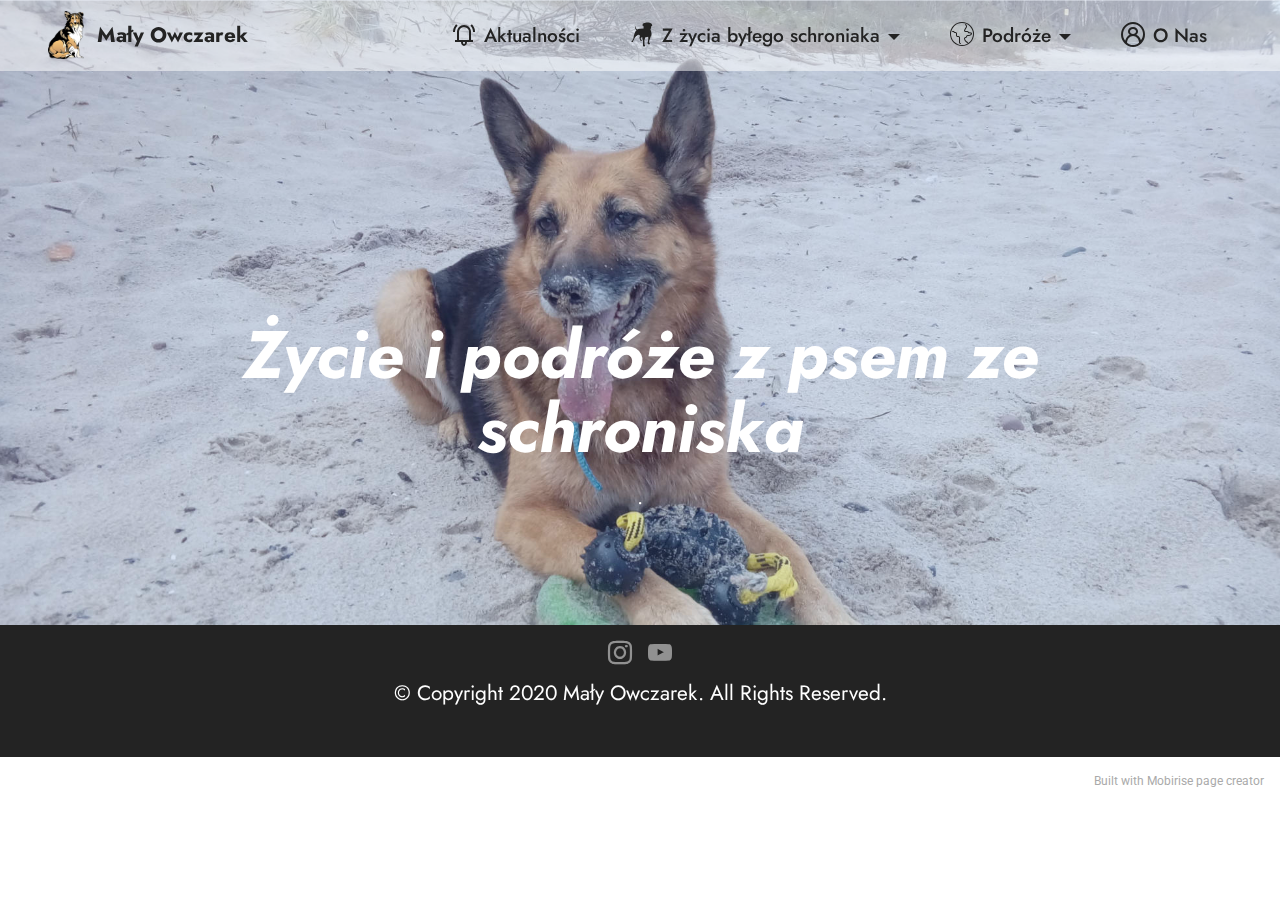
<file: index.html>
<!DOCTYPE html>
<html  >
<head>
  <!-- Site made with Mobirise Website Builder v5.2.0, https://mobirise.com -->
  <meta charset="UTF-8">
  <meta http-equiv="X-UA-Compatible" content="IE=edge">
  <meta name="generator" content="Mobirise v5.2.0, mobirise.com">
  <meta name="twitter:card" content="summary_large_image"/>
  <meta name="twitter:image:src" content="assets/images/index-meta.jpg">
  <meta property="og:image" content="assets/images/index-meta.jpg">
  <meta name="twitter:title" content="Home">
  <meta name="viewport" content="width=device-width, initial-scale=1, minimum-scale=1">
  <link rel="shortcut icon" href="assets/images/mbr-96x128.png" type="image/x-icon">
  <meta name="description" content="">
  
  
  <title>Home</title>
  <link rel="stylesheet" href="assets/web/assets/mobirise-icons2/mobirise2.css">
  <link rel="stylesheet" href="assets/web/assets/mobirise-icons/mobirise-icons.css">
  <link rel="stylesheet" href="assets/tether/tether.min.css">
  <link rel="stylesheet" href="assets/bootstrap/css/bootstrap.min.css">
  <link rel="stylesheet" href="assets/bootstrap/css/bootstrap-grid.min.css">
  <link rel="stylesheet" href="assets/bootstrap/css/bootstrap-reboot.min.css">
  <link rel="stylesheet" href="assets/web/assets/gdpr-plugin/gdpr-styles.css">
  <link rel="stylesheet" href="assets/dropdown/css/style.css">
  <link rel="stylesheet" href="assets/animatecss/animate.css">
  <link rel="stylesheet" href="assets/socicon/css/styles.css">
  <link rel="stylesheet" href="assets/theme/css/style.css">
  <link rel="preload" as="style" href="assets/mobirise/css/mbr-additional.css"><link rel="stylesheet" href="assets/mobirise/css/mbr-additional.css" type="text/css">
  
  
  
  
</head>
<body>

<!-- Analytics -->
<!-- Global site tag (gtag.js) - Google Analytics -->
<script async src="https://www.googletagmanager.com/gtag/js?id=G-6LCXR7G9PB"></script>
<script>
  window.dataLayer = window.dataLayer || [];
  function gtag(){dataLayer.push(arguments);}
  gtag('js', new Date());

  gtag('config', 'G-6LCXR7G9PB');
</script>
<!-- /Analytics -->


  
  <section class="menu menu2 cid-sek0ssz2Oo" once="menu" id="menu2-0">
    
    <nav class="navbar navbar-dropdown navbar-expand-lg">
        <div class="container-fluid">
            <div class="navbar-brand">
                <span class="navbar-logo">
                    <a href="index.html">
                        <img src="assets/images/mbr-96x128.png" alt="Mały Owczarek" style="height: 3rem;">
                    </a>
                </span>
                <span class="navbar-caption-wrap"><a class="navbar-caption text-black text-primary display-7" href="index.html">Mały Owczarek</a></span>
            </div>
            <button class="navbar-toggler" type="button" data-toggle="collapse" data-target="#navbarSupportedContent" aria-controls="navbarNavAltMarkup" aria-expanded="false" aria-label="Toggle navigation">
                <div class="hamburger">
                    <span></span>
                    <span></span>
                    <span></span>
                    <span></span>
                </div>
            </button>
            <div class="collapse navbar-collapse" id="navbarSupportedContent">
                <ul class="navbar-nav nav-dropdown nav-right" data-app-modern-menu="true"><li class="nav-item"><a class="nav-link link text-black text-primary display-4" href="aktualnosci.html"><span class="mobi-mbri mobi-mbri-alert mbr-iconfont mbr-iconfont-btn"></span>Aktualności</a></li>
                    <li class="nav-item dropdown"><a class="nav-link link text-black dropdown-toggle display-4" href="#" aria-expanded="false" data-toggle="dropdown-submenu"><span class="socicon socicon-zynga mbr-iconfont mbr-iconfont-btn"></span>Z życia byłego schroniaka</a><div class="dropdown-menu"><a class="dropdown-item text-black text-primary display-4" href="adopcja.html" aria-expanded="false">Adopcja</a></div><div class="dropdown-menu"></div><div class="dropdown-menu"></div></li>
                    <li class="nav-item dropdown"><a class="nav-link link text-black dropdown-toggle display-4" href="#" data-toggle="dropdown-submenu" aria-expanded="false"><span class="mbri-globe mbr-iconfont mbr-iconfont-btn"></span>Podróże</a><div class="dropdown-menu"><a class="text-black dropdown-item text-primary display-4" href="jesienna-wyprawa-maly-szlak-beskidzki.html">Jesienna wyprawa - <br>Mały Szlak Beskidzki</a><a class="text-black dropdown-item text-primary display-4" href="jesienna-wyprawa-beskid-sadecki-i-pieniny-wschodnie.html" aria-expanded="false">Jesienna wyprawa -&nbsp;<br>Beskid Sądecki, Pieniny Wschodnie</a><a class="text-black dropdown-item text-primary display-4" href="podroze-bez-psa-vs-podroze-z-psem-kilka-wspomnien.html" aria-expanded="false">Kilka wspomnień podróżniczych</a></div>
                    </li><li class="nav-item"><a class="nav-link link text-black text-primary display-4" href="o-nas.html"><span class="mobi-mbri mobi-mbri-user-2 mbr-iconfont mbr-iconfont-btn"></span>O Nas</a></li></ul>
                
                
            </div>
        </div>
    </nav>
</section>

<section class="header6 cid-sek42e44dX mbr-parallax-background" id="header6-1">

    

    <div class="mbr-overlay" style="opacity: 0.2; background-color: rgb(68, 121, 217);"></div>

    <div class="align-center container">
        <div class="row justify-content-center">
            <div class="col-12 col-lg-10">
                <h1 class="mbr-section-title mbr-fonts-style mbr-white mb-3 display-1"><strong><br></strong><br><strong><br><em>Życie i podróże z psem ze schroniska</em></strong></h1>
                
                <p class="mbr-text mbr-white mbr-fonts-style display-7">.
                </p>
                
            </div>
        </div>
    </div>
</section>

<section class="footer3 cid-sf0WWvcAlV" once="footers" id="footer3-11">

    

    

    <div class="container-fluid">
        <div class="media-container-row align-center mbr-white">
            
            <div class="row social-row">
                <div class="social-list align-right pb-2">
                    
                    
                    
                    
                    
                    
                <div class="soc-item">
                        <a href="https://www.instagram.com/malyowczarek/" target="_blank">
                            <span class="mbr-iconfont mbr-iconfont-social socicon-instagram socicon"></span>
                        </a>
                    </div><div class="soc-item">
                        <a href="https://www.youtube.com/channel/UCK3NC1fgCMpHP3GiY8V1AMA/featured?view_as=subscriber/" target="_blank">
                            <span class="mbr-iconfont mbr-iconfont-social socicon-youtube socicon"></span>
                        </a>
                    </div></div>
            </div>
            <div class="row row-copirayt">
                <p class="mbr-text mb-0 mbr-fonts-style mbr-white align-center display-7">
                    © Copyright 2020 Mały Owczarek. All Rights Reserved.
                </p>
            </div>
        </div>
    </div>
</section><section style="background-color: #fff; font-family: -apple-system, BlinkMacSystemFont, 'Segoe UI', 'Roboto', 'Helvetica Neue', Arial, sans-serif; color:#aaa; font-size:12px; padding: 0; align-items: center; display: flex;"><a href="https://mobirise.site/w" style="flex: 1 1; height: 3rem; padding-left: 1rem;"></a><p style="flex: 0 0 auto; margin:0; padding-right:1rem;">Built with Mobirise <a href="https://mobirise.site/j" style="color:#aaa;">page</a> creator</p></section><script src="assets/web/assets/jquery/jquery.min.js"></script>  <script src="assets/popper/popper.min.js"></script>  <script src="assets/tether/tether.min.js"></script>  <script src="assets/bootstrap/js/bootstrap.min.js"></script>  <script src="assets/smoothscroll/smooth-scroll.js"></script>  <script src="assets/dropdown/js/nav-dropdown.js"></script>  <script src="assets/dropdown/js/navbar-dropdown.js"></script>  <script src="assets/touchswipe/jquery.touch-swipe.min.js"></script>  <script src="assets/viewportchecker/jquery.viewportchecker.js"></script>  <script src="assets/parallax/jarallax.min.js"></script>  <script src="assets/theme/js/script.js"></script>  
  
  
 <div id="scrollToTop" class="scrollToTop mbr-arrow-up"><a style="text-align: center;"><i class="mbr-arrow-up-icon mbr-arrow-up-icon-cm cm-icon cm-icon-smallarrow-up"></i></a></div>
    <input name="animation" type="hidden">
  </body>
</html>
</file>
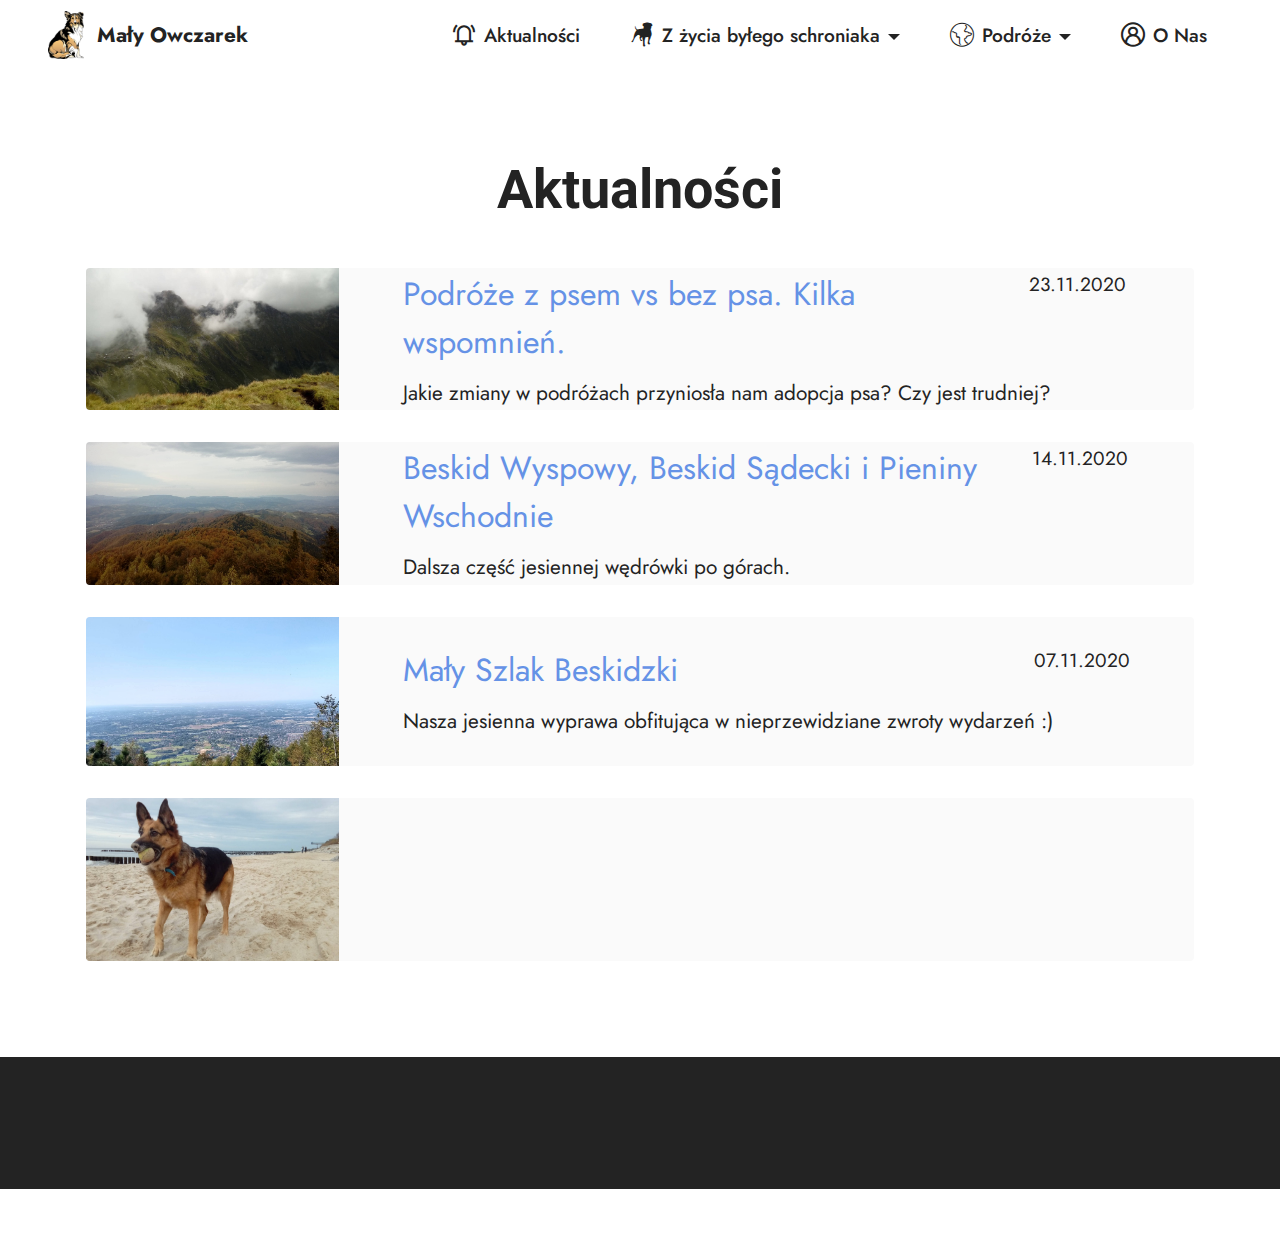
<file: aktualnosci.html>
<!DOCTYPE html>
<html  >
<head>
  <!-- Site made with Mobirise Website Builder v5.2.0, https://mobirise.com -->
  <meta charset="UTF-8">
  <meta http-equiv="X-UA-Compatible" content="IE=edge">
  <meta name="generator" content="Mobirise v5.2.0, mobirise.com">
  <meta name="viewport" content="width=device-width, initial-scale=1, minimum-scale=1">
  <link rel="shortcut icon" href="assets/images/mbr-96x128.png" type="image/x-icon">
  <meta name="description" content="">
  
  
  <title>Aktualnosci</title>
  <link rel="stylesheet" href="assets/web/assets/mobirise-icons2/mobirise2.css">
  <link rel="stylesheet" href="assets/web/assets/mobirise-icons/mobirise-icons.css">
  <link rel="stylesheet" href="assets/tether/tether.min.css">
  <link rel="stylesheet" href="assets/bootstrap/css/bootstrap.min.css">
  <link rel="stylesheet" href="assets/bootstrap/css/bootstrap-grid.min.css">
  <link rel="stylesheet" href="assets/bootstrap/css/bootstrap-reboot.min.css">
  <link rel="stylesheet" href="assets/web/assets/gdpr-plugin/gdpr-styles.css">
  <link rel="stylesheet" href="assets/dropdown/css/style.css">
  <link rel="stylesheet" href="assets/animatecss/animate.css">
  <link rel="stylesheet" href="assets/socicon/css/styles.css">
  <link rel="stylesheet" href="assets/theme/css/style.css">
  <link rel="preload" as="style" href="assets/mobirise/css/mbr-additional.css"><link rel="stylesheet" href="assets/mobirise/css/mbr-additional.css" type="text/css">
  
  
  
  
</head>
<body>

<!-- Analytics -->
<!-- Global site tag (gtag.js) - Google Analytics -->
<script async src="https://www.googletagmanager.com/gtag/js?id=G-6LCXR7G9PB"></script>
<script>
  window.dataLayer = window.dataLayer || [];
  function gtag(){dataLayer.push(arguments);}
  gtag('js', new Date());

  gtag('config', 'G-6LCXR7G9PB');
</script>
<!-- /Analytics -->


  
  <section class="menu menu2 cid-sek0ssz2Oo" once="menu" id="menu2-8">
    
    <nav class="navbar navbar-dropdown navbar-expand-lg">
        <div class="container-fluid">
            <div class="navbar-brand">
                <span class="navbar-logo">
                    <a href="index.html">
                        <img src="assets/images/mbr-96x128.png" alt="Mały Owczarek" style="height: 3rem;">
                    </a>
                </span>
                <span class="navbar-caption-wrap"><a class="navbar-caption text-black text-primary display-7" href="index.html">Mały Owczarek</a></span>
            </div>
            <button class="navbar-toggler" type="button" data-toggle="collapse" data-target="#navbarSupportedContent" aria-controls="navbarNavAltMarkup" aria-expanded="false" aria-label="Toggle navigation">
                <div class="hamburger">
                    <span></span>
                    <span></span>
                    <span></span>
                    <span></span>
                </div>
            </button>
            <div class="collapse navbar-collapse" id="navbarSupportedContent">
                <ul class="navbar-nav nav-dropdown nav-right" data-app-modern-menu="true"><li class="nav-item"><a class="nav-link link text-black text-primary display-4" href="aktualnosci.html"><span class="mobi-mbri mobi-mbri-alert mbr-iconfont mbr-iconfont-btn"></span>Aktualności</a></li>
                    <li class="nav-item dropdown"><a class="nav-link link text-black dropdown-toggle display-4" href="#" aria-expanded="false" data-toggle="dropdown-submenu"><span class="socicon socicon-zynga mbr-iconfont mbr-iconfont-btn"></span>Z życia byłego schroniaka</a><div class="dropdown-menu"><a class="dropdown-item text-black text-primary display-4" href="adopcja.html" aria-expanded="false">Adopcja</a></div><div class="dropdown-menu"></div><div class="dropdown-menu"></div></li>
                    <li class="nav-item dropdown"><a class="nav-link link text-black dropdown-toggle display-4" href="#" data-toggle="dropdown-submenu" aria-expanded="false"><span class="mbri-globe mbr-iconfont mbr-iconfont-btn"></span>Podróże</a><div class="dropdown-menu"><a class="text-black dropdown-item text-primary display-4" href="jesienna-wyprawa-maly-szlak-beskidzki.html">Jesienna wyprawa - <br>Mały Szlak Beskidzki</a><a class="text-black dropdown-item text-primary display-4" href="jesienna-wyprawa-beskid-sadecki-i-pieniny-wschodnie.html" aria-expanded="false">Jesienna wyprawa -&nbsp;<br>Beskid Sądecki, Pieniny Wschodnie</a><a class="text-black dropdown-item text-primary display-4" href="podroze-bez-psa-vs-podroze-z-psem-kilka-wspomnien.html" aria-expanded="false">Kilka wspomnień podróżniczych</a></div>
                    </li><li class="nav-item"><a class="nav-link link text-black text-primary display-4" href="o-nas.html"><span class="mobi-mbri mobi-mbri-user-2 mbr-iconfont mbr-iconfont-btn"></span>O Nas</a></li></ul>
                
                
            </div>
        </div>
    </nav>
</section>

<section class="content4 cid-shcD9ZwGPF" id="content4-3c">
    
    
    <div class="container">
        <div class="row justify-content-center">
            <div class="title col-md-12 col-lg-10">
                <h3 class="mbr-section-title mbr-fonts-style align-center mb-4 display-2">
                    <strong>Aktualności</strong>
                </h3>
                
                
            </div>
        </div>
    </div>
</section>

<section class="features10 cid-shcDvQUhCC" id="features11-3d">
    <!---->
    
    
    <div class="container">
        <div class="title">
            
            
        </div>
        <div class="card">
            <div class="card-wrapper">
                <div class="row align-items-center">
                    <div class="col-12 col-md-3">
                        <div class="image-wrapper">
                            <img src="assets/images/1-1600x902.jpg" alt="Mobirise" title="">
                        </div>
                    </div>
                    <div class="col-12 col-md">
                        <div class="card-box">
                            <div class="row">
                                <div class="col-12">
                                    <div class="top-line">
                                        <h4 class="card-title mbr-fonts-style display-5"><strong><a href="podroze-bez-psa-vs-podroze-z-psem-kilka-wspomnien.html" class="text-primary">Podróże z psem vs bez psa. Kilka wspomnień.</a>&nbsp;</strong></h4>
                                        <p class="cost mbr-fonts-style display-4">23.11.2020&nbsp;</p>
                                    </div>
                                </div>
                                <div class="col-12">
                                    <div class="bottom-line">
                                        <p class="mbr-text mbr-fonts-style m-0 display-7">Jakie zmiany w podróżach przyniosła nam adopcja psa? Czy jest trudniej?&nbsp;</p>
                                    </div>
                                </div>
                            </div>
                        </div>
                    </div>
                </div>
            </div>
        </div>
        
        
        
        
        
    </div>
</section>

<section class="features10 cid-shcCUbIAGx" id="features11-3b">
    <!---->
    
    
    <div class="container">
        <div class="title">
            
            
        </div>
        <div class="card">
            <div class="card-wrapper">
                <div class="row align-items-center">
                    <div class="col-12 col-md-3">
                        <div class="image-wrapper">
                            <img src="assets/images/3-2000x1127.jpg" alt="" title="">
                        </div>
                    </div>
                    <div class="col-12 col-md">
                        <div class="card-box">
                            <div class="row">
                                <div class="col-12">
                                    <div class="top-line">
                                        <h4 class="card-title mbr-fonts-style display-5"><strong><a href="jesienna-wyprawa-beskid-sadecki-i-pieniny-wschodnie.html" class="text-primary">Beskid Wyspowy, Beskid Sądecki i Pieniny Wschodnie</a></strong></h4>
                                        <p class="cost mbr-fonts-style display-4">14.11.2020&nbsp; &nbsp;</p>
                                    </div>
                                </div>
                                <div class="col-12">
                                    <div class="bottom-line">
                                        <p class="mbr-text mbr-fonts-style m-0 display-7">
                                            Dalsza część jesiennej wędrówki po górach.&nbsp;</p>
                                    </div>
                                </div>
                            </div>
                        </div>
                    </div>
                </div>
            </div>
        </div>
        
        
        
        
        
    </div>
</section>

<section class="features10 cid-sf0Z8XmsVi" id="features11-13">
    <!---->
    
    
    <div class="container">
        <div class="title">
            
            
        </div>
        <div class="card">
            <div class="card-wrapper">
                <div class="row align-items-center">
                    <div class="col-12 col-md-3">
                        <div class="image-wrapper">
                            <a href="page5.html"><img src="assets/images/img-20200922-145827483-hdr-2000x1500.jpeg" alt="Mobirise" title=""></a>
                        </div>
                    </div>
                    <div class="col-12 col-md">
                        <div class="card-box">
                            <div class="row">
                                <div class="col-12">
                                    <div class="top-line">
                                        <h4 class="card-title mbr-fonts-style display-5"><strong><a href="jesienna-wyprawa-maly-szlak-beskidzki.html" class="text-primary">Mały Szlak Beskidzki</a></strong></h4>
                                        <p class="cost mbr-fonts-style display-4">07.11.2020</p>
                                    </div>
                                </div>
                                <div class="col-12">
                                    <div class="bottom-line">
                                        <p class="mbr-text mbr-fonts-style m-0 display-7">Nasza jesienna wyprawa obfitująca w nieprzewidziane zwroty wydarzeń :)</p>
                                    </div>
                                </div>
                            </div>
                        </div>
                    </div>
                </div>
            </div>
        </div>
        <div class="card">
            <div class="card-wrapper">
                <div class="row align-items-center">
                    <div class="col-12 col-md-3">
                        <div class="image-wrapper">
                            <img src="assets/images/20191019-162858-2000x1127.jpeg" alt="Mobirise" title="">
                        </div>
                    </div>
                    <div class="col-12 col-md">
                        <div class="card-box">
                            <div class="row">
                                <div class="col-12">
                                    <div class="top-line">
                                        <h4 class="card-title mbr-fonts-style display-5"><strong><a href="adopcja.html" class="text-primary">Adopcja</a>
</strong></h4>
                                        <p class="cost mbr-fonts-style display-4">31.10.2020</p>
                                    </div>
                                </div>
                                <div class="col-12">
                                    <div class="bottom-line">
                                        <p class="mbr-text mbr-fonts-style m-0 display-7">
                                            Pierwsze dni spędzone wspólnie, czyli historia adopcji Domi. 
                                        </p>
                                    </div>
                                </div>
                            </div>
                        </div>
                    </div>
                </div>
            </div>
        </div>
        
        
        
        
    </div>
</section>

<section class="footer3 cid-sf0WWvcAlV" once="footers" id="footer3-11">

    

    

    <div class="container-fluid">
        <div class="media-container-row align-center mbr-white">
            
            <div class="row social-row">
                <div class="social-list align-right pb-2">
                    
                    
                    
                    
                    
                    
                <div class="soc-item">
                        <a href="https://www.instagram.com/malyowczarek/" target="_blank">
                            <span class="mbr-iconfont mbr-iconfont-social socicon-instagram socicon"></span>
                        </a>
                    </div><div class="soc-item">
                        <a href="https://www.youtube.com/channel/UCK3NC1fgCMpHP3GiY8V1AMA/featured?view_as=subscriber/" target="_blank">
                            <span class="mbr-iconfont mbr-iconfont-social socicon-youtube socicon"></span>
                        </a>
                    </div></div>
            </div>
            <div class="row row-copirayt">
                <p class="mbr-text mb-0 mbr-fonts-style mbr-white align-center display-7">
                    © Copyright 2020 Mały Owczarek. All Rights Reserved.
                </p>
            </div>
        </div>
    </div>
</section><section style="background-color: #fff; font-family: -apple-system, BlinkMacSystemFont, 'Segoe UI', 'Roboto', 'Helvetica Neue', Arial, sans-serif; color:#aaa; font-size:12px; padding: 0; align-items: center; display: flex;"><a href="https://mobirise.site/h" style="flex: 1 1; height: 3rem; padding-left: 1rem;"></a><p style="flex: 0 0 auto; margin:0; padding-right:1rem;"><a href="https://mobirise.site/r" style="color:#aaa;">This website</a> was created with Mobirise themes</p></section><script src="assets/web/assets/jquery/jquery.min.js"></script>  <script src="assets/popper/popper.min.js"></script>  <script src="assets/tether/tether.min.js"></script>  <script src="assets/bootstrap/js/bootstrap.min.js"></script>  <script src="assets/smoothscroll/smooth-scroll.js"></script>  <script src="assets/dropdown/js/nav-dropdown.js"></script>  <script src="assets/dropdown/js/navbar-dropdown.js"></script>  <script src="assets/touchswipe/jquery.touch-swipe.min.js"></script>  <script src="assets/viewportchecker/jquery.viewportchecker.js"></script>  <script src="assets/theme/js/script.js"></script>  
  
  
 <div id="scrollToTop" class="scrollToTop mbr-arrow-up"><a style="text-align: center;"><i class="mbr-arrow-up-icon mbr-arrow-up-icon-cm cm-icon cm-icon-smallarrow-up"></i></a></div>
    <input name="animation" type="hidden">
  </body>
</html>
</file>
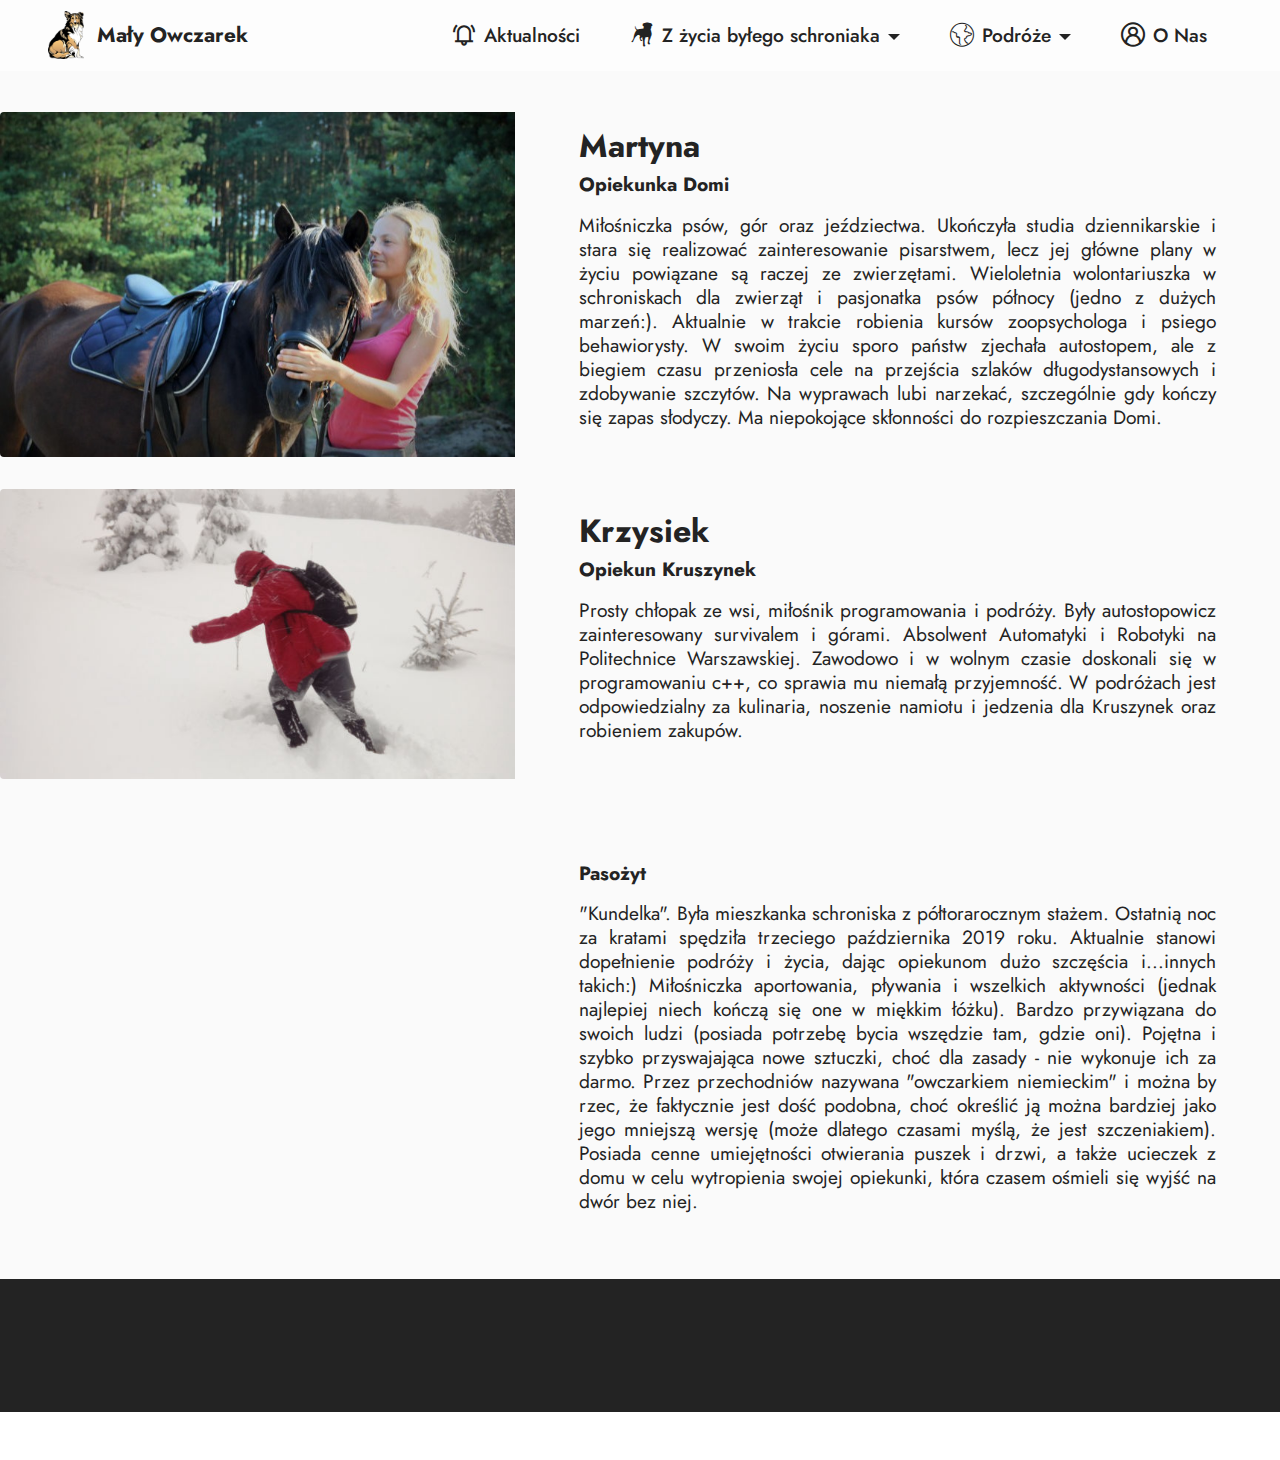
<file: o-nas.html>
<!DOCTYPE html>
<html  >
<head>
  <!-- Site made with Mobirise Website Builder v5.2.0, https://mobirise.com -->
  <meta charset="UTF-8">
  <meta http-equiv="X-UA-Compatible" content="IE=edge">
  <meta name="generator" content="Mobirise v5.2.0, mobirise.com">
  <meta name="viewport" content="width=device-width, initial-scale=1, minimum-scale=1">
  <link rel="shortcut icon" href="assets/images/mbr-96x128.png" type="image/x-icon">
  <meta name="description" content="">
  
  
  <title>O Nas</title>
  <link rel="stylesheet" href="assets/web/assets/mobirise-icons2/mobirise2.css">
  <link rel="stylesheet" href="assets/web/assets/mobirise-icons/mobirise-icons.css">
  <link rel="stylesheet" href="assets/tether/tether.min.css">
  <link rel="stylesheet" href="assets/bootstrap/css/bootstrap.min.css">
  <link rel="stylesheet" href="assets/bootstrap/css/bootstrap-grid.min.css">
  <link rel="stylesheet" href="assets/bootstrap/css/bootstrap-reboot.min.css">
  <link rel="stylesheet" href="assets/web/assets/gdpr-plugin/gdpr-styles.css">
  <link rel="stylesheet" href="assets/dropdown/css/style.css">
  <link rel="stylesheet" href="assets/animatecss/animate.css">
  <link rel="stylesheet" href="assets/socicon/css/styles.css">
  <link rel="stylesheet" href="assets/theme/css/style.css">
  <link rel="preload" as="style" href="assets/mobirise/css/mbr-additional.css"><link rel="stylesheet" href="assets/mobirise/css/mbr-additional.css" type="text/css">
  
  
  
  
</head>
<body>

<!-- Analytics -->
<!-- Global site tag (gtag.js) - Google Analytics -->
<script async src="https://www.googletagmanager.com/gtag/js?id=G-6LCXR7G9PB"></script>
<script>
  window.dataLayer = window.dataLayer || [];
  function gtag(){dataLayer.push(arguments);}
  gtag('js', new Date());

  gtag('config', 'G-6LCXR7G9PB');
</script>
<!-- /Analytics -->


  
  <section class="menu menu2 cid-sek0ssz2Oo" once="menu" id="menu2-4">
    
    <nav class="navbar navbar-dropdown navbar-expand-lg">
        <div class="container-fluid">
            <div class="navbar-brand">
                <span class="navbar-logo">
                    <a href="index.html">
                        <img src="assets/images/mbr-96x128.png" alt="Mały Owczarek" style="height: 3rem;">
                    </a>
                </span>
                <span class="navbar-caption-wrap"><a class="navbar-caption text-black text-primary display-7" href="index.html">Mały Owczarek</a></span>
            </div>
            <button class="navbar-toggler" type="button" data-toggle="collapse" data-target="#navbarSupportedContent" aria-controls="navbarNavAltMarkup" aria-expanded="false" aria-label="Toggle navigation">
                <div class="hamburger">
                    <span></span>
                    <span></span>
                    <span></span>
                    <span></span>
                </div>
            </button>
            <div class="collapse navbar-collapse" id="navbarSupportedContent">
                <ul class="navbar-nav nav-dropdown nav-right" data-app-modern-menu="true"><li class="nav-item"><a class="nav-link link text-black text-primary display-4" href="aktualnosci.html"><span class="mobi-mbri mobi-mbri-alert mbr-iconfont mbr-iconfont-btn"></span>Aktualności</a></li>
                    <li class="nav-item dropdown"><a class="nav-link link text-black dropdown-toggle display-4" href="#" aria-expanded="false" data-toggle="dropdown-submenu"><span class="socicon socicon-zynga mbr-iconfont mbr-iconfont-btn"></span>Z życia byłego schroniaka</a><div class="dropdown-menu"><a class="dropdown-item text-black text-primary display-4" href="adopcja.html" aria-expanded="false">Adopcja</a></div><div class="dropdown-menu"></div><div class="dropdown-menu"></div></li>
                    <li class="nav-item dropdown"><a class="nav-link link text-black dropdown-toggle display-4" href="#" data-toggle="dropdown-submenu" aria-expanded="false"><span class="mbri-globe mbr-iconfont mbr-iconfont-btn"></span>Podróże</a><div class="dropdown-menu"><a class="text-black dropdown-item text-primary display-4" href="jesienna-wyprawa-maly-szlak-beskidzki.html">Jesienna wyprawa - <br>Mały Szlak Beskidzki</a><a class="text-black dropdown-item text-primary display-4" href="jesienna-wyprawa-beskid-sadecki-i-pieniny-wschodnie.html" aria-expanded="false">Jesienna wyprawa -&nbsp;<br>Beskid Sądecki, Pieniny Wschodnie</a><a class="text-black dropdown-item text-primary display-4" href="podroze-bez-psa-vs-podroze-z-psem-kilka-wspomnien.html" aria-expanded="false">Kilka wspomnień podróżniczych</a></div>
                    </li><li class="nav-item"><a class="nav-link link text-black text-primary display-4" href="o-nas.html"><span class="mobi-mbri mobi-mbri-user-2 mbr-iconfont mbr-iconfont-btn"></span>O Nas</a></li></ul>
                
                
            </div>
        </div>
    </nav>
</section>

<section class="team2 cid-sekadoAVCC" xmlns="http://www.w3.org/1999/html" id="team2-9">
    
    
    <div>
        <div class="card">
            <div class="card-wrapper">
                <div class="row align-items-center">
                    <div class="col-12 col-md-5">
                        <div class="image-wrapper">
                            <img src="assets/images/img-9156-696x463.jpeg" alt="Mobirise">
                        </div>
                    </div>
                    <div class="col-12 col-md">
                        <div class="card-box">
                            <h5 class="card-title mbr-fonts-style m-0 display-5"><strong>Martyna</strong></h5>
                            <h6 class="mbr-fonts-style mb-3 display-4"><strong>Opiekunka Domi</strong></h6>
                            <div style="text-align: justify;"><span style="font-size: 1.2rem; background-color: transparent;">Miłośniczka psów, gór oraz jeździectwa. Ukończyła studia dziennikarskie i stara się realizować zainteresowanie pisarstwem, lecz jej główne plany w życiu powiązane są raczej ze zwierzętami. Wieloletnia wolontariuszka w schroniskach dla zwierząt i pasjonatka psów północy (jedno z dużych marzeń:). Aktualnie w trakcie robienia kursów zoopsychologa i psiego behawiorysty. W swoim życiu sporo państw zjechała autostopem, ale z biegiem czasu przeniosła cele na przejścia szlaków długodystansowych i zdobywanie szczytów. Na wyprawach lubi narzekać, szczególnie gdy kończy się zapas słodyczy. Ma niepokojące skłonności do rozpieszczania Domi.&nbsp;&nbsp;</span></div><p></p>
                            
                        </div>
                    </div>
                </div>
            </div>
        </div>
        <div class="card">
            <div class="card-wrapper">
                <div class="row align-items-center">
                    <div class="col-12 col-md-5">
                        <div class="image-wrapper">
                            <img src="assets/images/20190102-101117-696x392.jpg" alt="Mobirise">
                        </div>
                    </div>
                    <div class="col-12 col-md">
                        <div class="card-box">
                            <h5 class="card-title mbr-fonts-style m-0 display-5">
                                <strong>Krzysiek</strong></h5>
                            <h6 class="mbr-fonts-style mb-3 display-4"><strong>Opiekun Kruszynek</strong></h6>
                            <div style="text-align: justify;"><span style="font-size: 1.2rem; background-color: transparent;">Prosty chłopak ze wsi, miłośnik programowania i podróży. Były autostopowicz zainteresowany survivalem i górami. Absolwent Automatyki i Robotyki na Politechnice Warszawskiej. Zawodowo i w wolnym czasie doskonali się w programowaniu c++, co sprawia mu niemałą przyjemność. W podróżach jest odpowiedzialny za kulinaria, noszenie namiotu i jedzenia dla Kruszynek oraz robieniem zakupów.</span></div><p></p>
                            
                        </div>
                    </div>
                </div>
            </div>
        </div>
        <div class="card">
            <div class="card-wrapper">
                <div class="row align-items-center">
                    <div class="col-12 col-md-5">
                        <div class="image-wrapper">
                            <img src="assets/images/img-20201001-103719121-696x522.jpg" alt="Mobirise">
                        </div>
                    </div>
                    <div class="col-12 col-md">
                        <div class="card-box">
                            <h5 class="card-title mbr-fonts-style m-0 display-5">
                                <strong>Domi</strong></h5>
                            <h6 class="mbr-fonts-style mb-3 display-4">
                                <strong>Pasożyt</strong></h6>
                            <div style="text-align: justify;"><span style="font-size: 1.2rem; background-color: transparent;">"Kundelka". Była mieszkanka schroniska z półtorarocznym stażem. Ostatnią noc za kratami spędziła trzeciego października 2019 roku. Aktualnie stanowi dopełnienie podróży i życia, dając opiekunom dużo szczęścia i...innych takich:) Miłośniczka aportowania, pływania i wszelkich aktywności (jednak najlepiej niech kończą się one w miękkim łóżku). Bardzo przywiązana do swoich ludzi (posiada potrzebę bycia wszędzie tam, gdzie oni). Pojętna i szybko przyswajająca nowe sztuczki, choć dla zasady - nie wykonuje ich za darmo. Przez przechodniów nazywana "owczarkiem niemieckim" i można by rzec, że faktycznie jest dość podobna, choć określić ją można bardziej jako jego mniejszą wersję (może dlatego czasami myślą, że jest szczeniakiem). Posiada cenne umiejętności otwierania puszek i drzwi, a także ucieczek z domu w celu wytropienia swojej opiekunki, która czasem ośmieli się wyjść na dwór bez niej.&nbsp;&nbsp;</span></div><p></p>
                            
                        </div>
                    </div>
                </div>
            </div>
        </div>
    </div>
</section>

<section class="footer3 cid-sf0WWvcAlV" once="footers" id="footer3-11">

    

    

    <div class="container-fluid">
        <div class="media-container-row align-center mbr-white">
            
            <div class="row social-row">
                <div class="social-list align-right pb-2">
                    
                    
                    
                    
                    
                    
                <div class="soc-item">
                        <a href="https://www.instagram.com/malyowczarek/" target="_blank">
                            <span class="mbr-iconfont mbr-iconfont-social socicon-instagram socicon"></span>
                        </a>
                    </div><div class="soc-item">
                        <a href="https://www.youtube.com/channel/UCK3NC1fgCMpHP3GiY8V1AMA/featured?view_as=subscriber/" target="_blank">
                            <span class="mbr-iconfont mbr-iconfont-social socicon-youtube socicon"></span>
                        </a>
                    </div></div>
            </div>
            <div class="row row-copirayt">
                <p class="mbr-text mb-0 mbr-fonts-style mbr-white align-center display-7">
                    © Copyright 2020 Mały Owczarek. All Rights Reserved.
                </p>
            </div>
        </div>
    </div>
</section><section style="background-color: #fff; font-family: -apple-system, BlinkMacSystemFont, 'Segoe UI', 'Roboto', 'Helvetica Neue', Arial, sans-serif; color:#aaa; font-size:12px; padding: 0; align-items: center; display: flex;"><a href="https://mobirise.site/t" style="flex: 1 1; height: 3rem; padding-left: 1rem;"></a><p style="flex: 0 0 auto; margin:0; padding-right:1rem;">Mobirise web software - <a href="https://mobirise.site/o" style="color:#aaa;">Try it</a></p></section><script src="assets/web/assets/jquery/jquery.min.js"></script>  <script src="assets/popper/popper.min.js"></script>  <script src="assets/tether/tether.min.js"></script>  <script src="assets/bootstrap/js/bootstrap.min.js"></script>  <script src="assets/smoothscroll/smooth-scroll.js"></script>  <script src="assets/dropdown/js/nav-dropdown.js"></script>  <script src="assets/dropdown/js/navbar-dropdown.js"></script>  <script src="assets/touchswipe/jquery.touch-swipe.min.js"></script>  <script src="assets/viewportchecker/jquery.viewportchecker.js"></script>  <script src="assets/theme/js/script.js"></script>  
  
  
 <div id="scrollToTop" class="scrollToTop mbr-arrow-up"><a style="text-align: center;"><i class="mbr-arrow-up-icon mbr-arrow-up-icon-cm cm-icon cm-icon-smallarrow-up"></i></a></div>
    <input name="animation" type="hidden">
  </body>
</html>
</file>
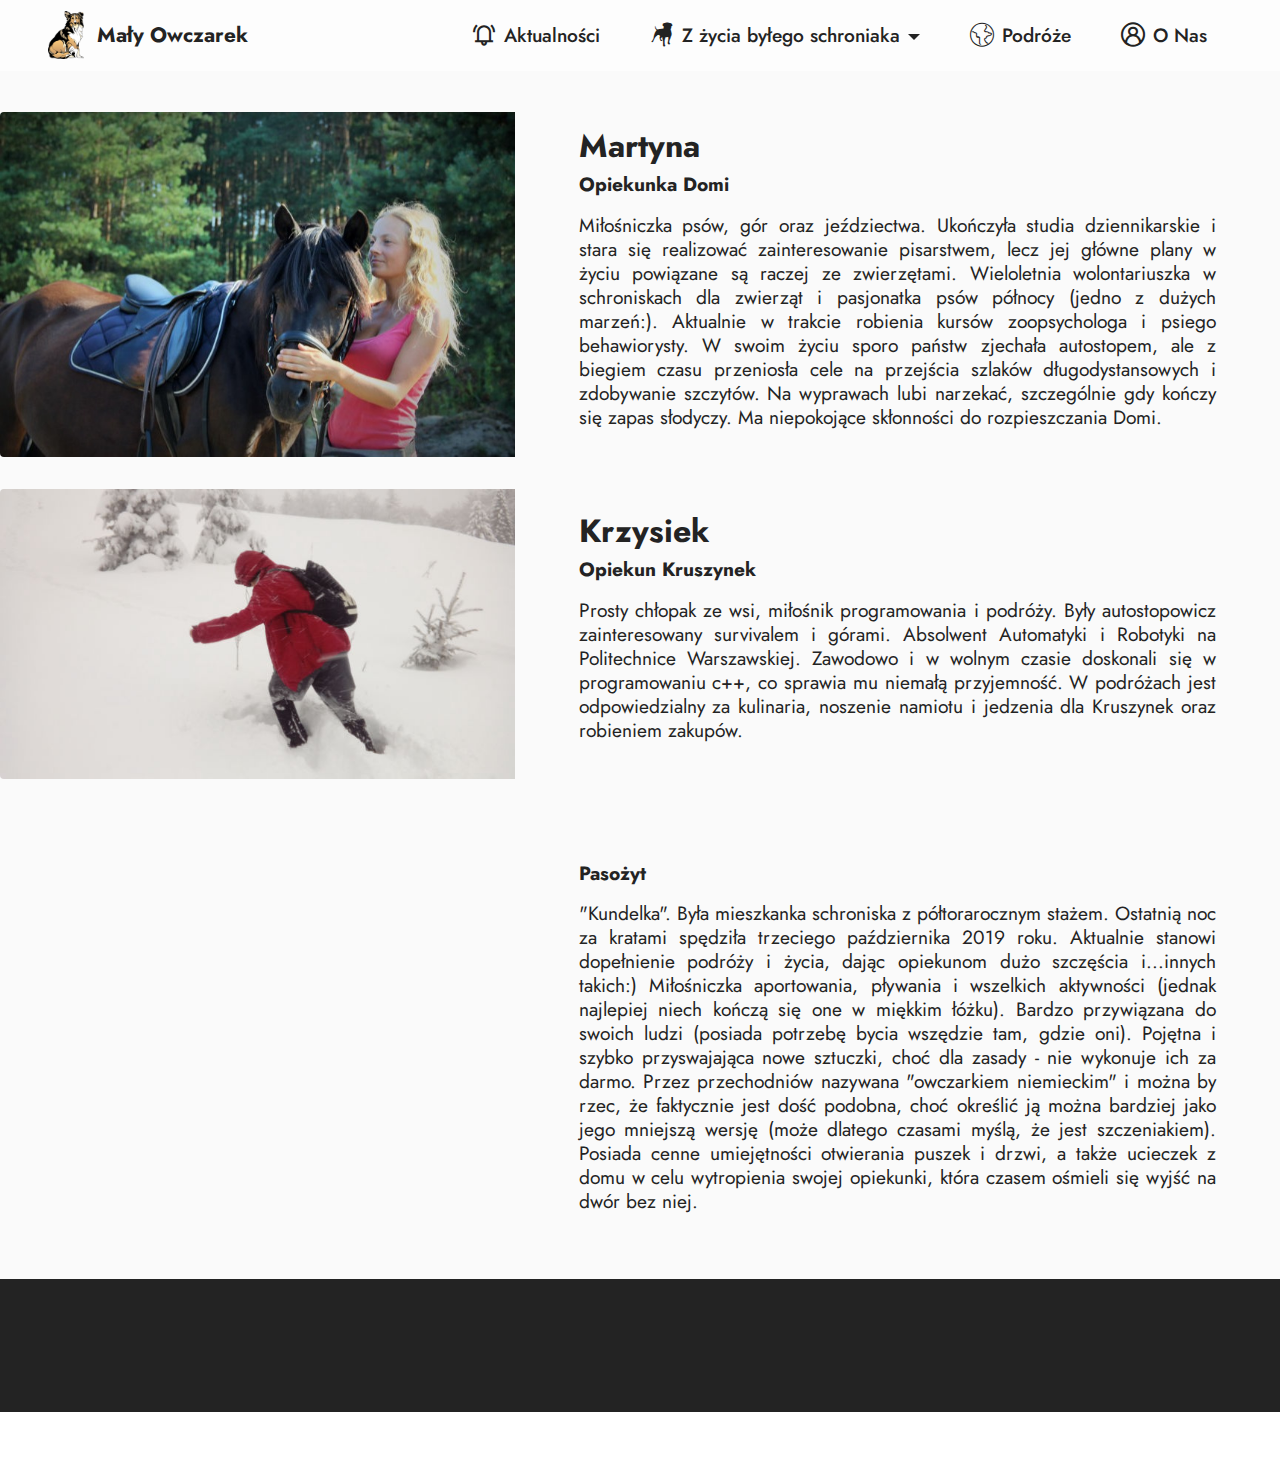
<file: page1.html>
<!DOCTYPE html>
<html  >
<head>
  <!-- Site made with Mobirise Website Builder v5.2.0, https://mobirise.com -->
  <meta charset="UTF-8">
  <meta http-equiv="X-UA-Compatible" content="IE=edge">
  <meta name="generator" content="Mobirise v5.2.0, mobirise.com">
  <meta name="viewport" content="width=device-width, initial-scale=1, minimum-scale=1">
  <link rel="shortcut icon" href="assets/images/mbr-96x128.png" type="image/x-icon">
  <meta name="description" content="">
  
  
  <title>O Nas</title>
  <link rel="stylesheet" href="assets/web/assets/mobirise-icons2/mobirise2.css">
  <link rel="stylesheet" href="assets/web/assets/mobirise-icons/mobirise-icons.css">
  <link rel="stylesheet" href="assets/tether/tether.min.css">
  <link rel="stylesheet" href="assets/bootstrap/css/bootstrap.min.css">
  <link rel="stylesheet" href="assets/bootstrap/css/bootstrap-grid.min.css">
  <link rel="stylesheet" href="assets/bootstrap/css/bootstrap-reboot.min.css">
  <link rel="stylesheet" href="assets/web/assets/gdpr-plugin/gdpr-styles.css">
  <link rel="stylesheet" href="assets/dropdown/css/style.css">
  <link rel="stylesheet" href="assets/animatecss/animate.css">
  <link rel="stylesheet" href="assets/socicon/css/styles.css">
  <link rel="stylesheet" href="assets/theme/css/style.css">
  <link rel="preload" as="style" href="assets/mobirise/css/mbr-additional.css"><link rel="stylesheet" href="assets/mobirise/css/mbr-additional.css" type="text/css">
  
  
  
  
</head>
<body>
  
  <section class="menu menu2 cid-sek0ssz2Oo" once="menu" id="menu2-4">
    
    <nav class="navbar navbar-dropdown navbar-expand-lg">
        <div class="container-fluid">
            <div class="navbar-brand">
                <span class="navbar-logo">
                    <a href="index.html">
                        <img src="assets/images/mbr-96x128.png" alt="Mały Owczarek" style="height: 3rem;">
                    </a>
                </span>
                <span class="navbar-caption-wrap"><a class="navbar-caption text-black text-primary display-7" href="index.html">Mały Owczarek</a></span>
            </div>
            <button class="navbar-toggler" type="button" data-toggle="collapse" data-target="#navbarSupportedContent" aria-controls="navbarNavAltMarkup" aria-expanded="false" aria-label="Toggle navigation">
                <div class="hamburger">
                    <span></span>
                    <span></span>
                    <span></span>
                    <span></span>
                </div>
            </button>
            <div class="collapse navbar-collapse" id="navbarSupportedContent">
                <ul class="navbar-nav nav-dropdown nav-right" data-app-modern-menu="true"><li class="nav-item"><a class="nav-link link text-black display-4" href="page4.html"><span class="mobi-mbri mobi-mbri-alert mbr-iconfont mbr-iconfont-btn"></span>Aktualności</a></li>
                    <li class="nav-item dropdown"><a class="nav-link link text-black dropdown-toggle display-4" href="#" aria-expanded="false" data-toggle="dropdown-submenu"><span class="socicon socicon-zynga mbr-iconfont mbr-iconfont-btn"></span>Z życia byłego schroniaka</a><div class="dropdown-menu"><a class="dropdown-item text-black text-primary display-4" href="page5.html" aria-expanded="false">Adopcja</a></div><div class="dropdown-menu"></div><div class="dropdown-menu"></div></li>
                    <li class="nav-item"><a class="nav-link link text-black display-4" href="Podroze.html"><span class="mbri-globe mbr-iconfont mbr-iconfont-btn"></span>Podróże</a>
                    </li><li class="nav-item"><a class="nav-link link text-black display-4" href="page1.html"><span class="mobi-mbri mobi-mbri-user-2 mbr-iconfont mbr-iconfont-btn"></span>O Nas</a></li></ul>
                
                
            </div>
        </div>
    </nav>
</section>

<section class="team2 cid-sekadoAVCC" xmlns="http://www.w3.org/1999/html" id="team2-9">
    
    
    <div>
        <div class="card">
            <div class="card-wrapper">
                <div class="row align-items-center">
                    <div class="col-12 col-md-5">
                        <div class="image-wrapper">
                            <img src="assets/images/img-9156-696x463.jpeg" alt="Mobirise">
                        </div>
                    </div>
                    <div class="col-12 col-md">
                        <div class="card-box">
                            <h5 class="card-title mbr-fonts-style m-0 display-5"><strong>Martyna</strong></h5>
                            <h6 class="mbr-fonts-style mb-3 display-4"><strong>Opiekunka Domi</strong></h6>
                            <div style="text-align: justify;"><span style="font-size: 1.2rem; background-color: transparent;">Miłośniczka psów, gór oraz jeździectwa. Ukończyła studia dziennikarskie i stara się realizować zainteresowanie pisarstwem, lecz jej główne plany w życiu powiązane są raczej ze zwierzętami. Wieloletnia wolontariuszka w schroniskach dla zwierząt i pasjonatka psów północy (jedno z dużych marzeń:). Aktualnie w trakcie robienia kursów zoopsychologa i psiego behawiorysty. W swoim życiu sporo państw zjechała autostopem, ale z biegiem czasu przeniosła cele na przejścia szlaków długodystansowych i zdobywanie szczytów. Na wyprawach lubi narzekać, szczególnie gdy kończy się zapas słodyczy. Ma niepokojące skłonności do rozpieszczania Domi.&nbsp;&nbsp;</span></div><p></p>
                            
                        </div>
                    </div>
                </div>
            </div>
        </div>
        <div class="card">
            <div class="card-wrapper">
                <div class="row align-items-center">
                    <div class="col-12 col-md-5">
                        <div class="image-wrapper">
                            <img src="assets/images/20190102-101117-696x392.jpg" alt="Mobirise">
                        </div>
                    </div>
                    <div class="col-12 col-md">
                        <div class="card-box">
                            <h5 class="card-title mbr-fonts-style m-0 display-5">
                                <strong>Krzysiek</strong></h5>
                            <h6 class="mbr-fonts-style mb-3 display-4"><strong>Opiekun Kruszynek</strong></h6>
                            <div style="text-align: justify;"><span style="font-size: 1.2rem; background-color: transparent;">Prosty chłopak ze wsi, miłośnik programowania i podróży. Były autostopowicz zainteresowany survivalem i górami. Absolwent Automatyki i Robotyki na Politechnice Warszawskiej. Zawodowo i w wolnym czasie doskonali się w programowaniu c++, co sprawia mu niemałą przyjemność. W podróżach jest odpowiedzialny za kulinaria, noszenie namiotu i jedzenia dla Kruszynek oraz robieniem zakupów.</span></div><p></p>
                            
                        </div>
                    </div>
                </div>
            </div>
        </div>
        <div class="card">
            <div class="card-wrapper">
                <div class="row align-items-center">
                    <div class="col-12 col-md-5">
                        <div class="image-wrapper">
                            <img src="assets/images/img-20201001-103719121-696x522.jpg" alt="Mobirise">
                        </div>
                    </div>
                    <div class="col-12 col-md">
                        <div class="card-box">
                            <h5 class="card-title mbr-fonts-style m-0 display-5">
                                <strong>Domi</strong></h5>
                            <h6 class="mbr-fonts-style mb-3 display-4">
                                <strong>Pasożyt</strong></h6>
                            <div style="text-align: justify;"><span style="font-size: 1.2rem; background-color: transparent;">"Kundelka". Była mieszkanka schroniska z półtorarocznym stażem. Ostatnią noc za kratami spędziła trzeciego października 2019 roku. Aktualnie stanowi dopełnienie podróży i życia, dając opiekunom dużo szczęścia i...innych takich:) Miłośniczka aportowania, pływania i wszelkich aktywności (jednak najlepiej niech kończą się one w miękkim łóżku). Bardzo przywiązana do swoich ludzi (posiada potrzebę bycia wszędzie tam, gdzie oni). Pojętna i szybko przyswajająca nowe sztuczki, choć dla zasady - nie wykonuje ich za darmo. Przez przechodniów nazywana "owczarkiem niemieckim" i można by rzec, że faktycznie jest dość podobna, choć określić ją można bardziej jako jego mniejszą wersję (może dlatego czasami myślą, że jest szczeniakiem). Posiada cenne umiejętności otwierania puszek i drzwi, a także ucieczek z domu w celu wytropienia swojej opiekunki, która czasem ośmieli się wyjść na dwór bez niej.&nbsp;&nbsp;</span></div><p></p>
                            
                        </div>
                    </div>
                </div>
            </div>
        </div>
    </div>
</section>

<section class="footer3 cid-sf0WWvcAlV" once="footers" id="footer3-11">

    

    

    <div class="container-fluid">
        <div class="media-container-row align-center mbr-white">
            
            <div class="row social-row">
                <div class="social-list align-right pb-2">
                    
                    
                    
                    
                    
                    
                <div class="soc-item">
                        <a href="https://www.instagram.com/zlapswiat/" target="_blank">
                            <span class="mbr-iconfont mbr-iconfont-social socicon-instagram socicon"></span>
                        </a>
                    </div></div>
            </div>
            <div class="row row-copirayt">
                <p class="mbr-text mb-0 mbr-fonts-style mbr-white align-center display-7">
                    © Copyright 2020 Mały Owczarek. All Rights Reserved.
                </p>
            </div>
        </div>
    </div>
</section><section style="background-color: #fff; font-family: -apple-system, BlinkMacSystemFont, 'Segoe UI', 'Roboto', 'Helvetica Neue', Arial, sans-serif; color:#aaa; font-size:12px; padding: 0; align-items: center; display: flex;"><a href="https://mobirise.site/d" style="flex: 1 1; height: 3rem; padding-left: 1rem;"></a><p style="flex: 0 0 auto; margin:0; padding-right:1rem;"><a href="https://mobirise.site/i" style="color:#aaa;">Designed with Mobirise</a> website software</p></section><script src="assets/web/assets/jquery/jquery.min.js"></script>  <script src="assets/popper/popper.min.js"></script>  <script src="assets/tether/tether.min.js"></script>  <script src="assets/bootstrap/js/bootstrap.min.js"></script>  <script src="assets/smoothscroll/smooth-scroll.js"></script>  <script src="assets/dropdown/js/nav-dropdown.js"></script>  <script src="assets/dropdown/js/navbar-dropdown.js"></script>  <script src="assets/touchswipe/jquery.touch-swipe.min.js"></script>  <script src="assets/viewportchecker/jquery.viewportchecker.js"></script>  <script src="assets/theme/js/script.js"></script>  
  
  
 <div id="scrollToTop" class="scrollToTop mbr-arrow-up"><a style="text-align: center;"><i class="mbr-arrow-up-icon mbr-arrow-up-icon-cm cm-icon cm-icon-smallarrow-up"></i></a></div>
    <input name="animation" type="hidden">
  </body>
</html>
</file>
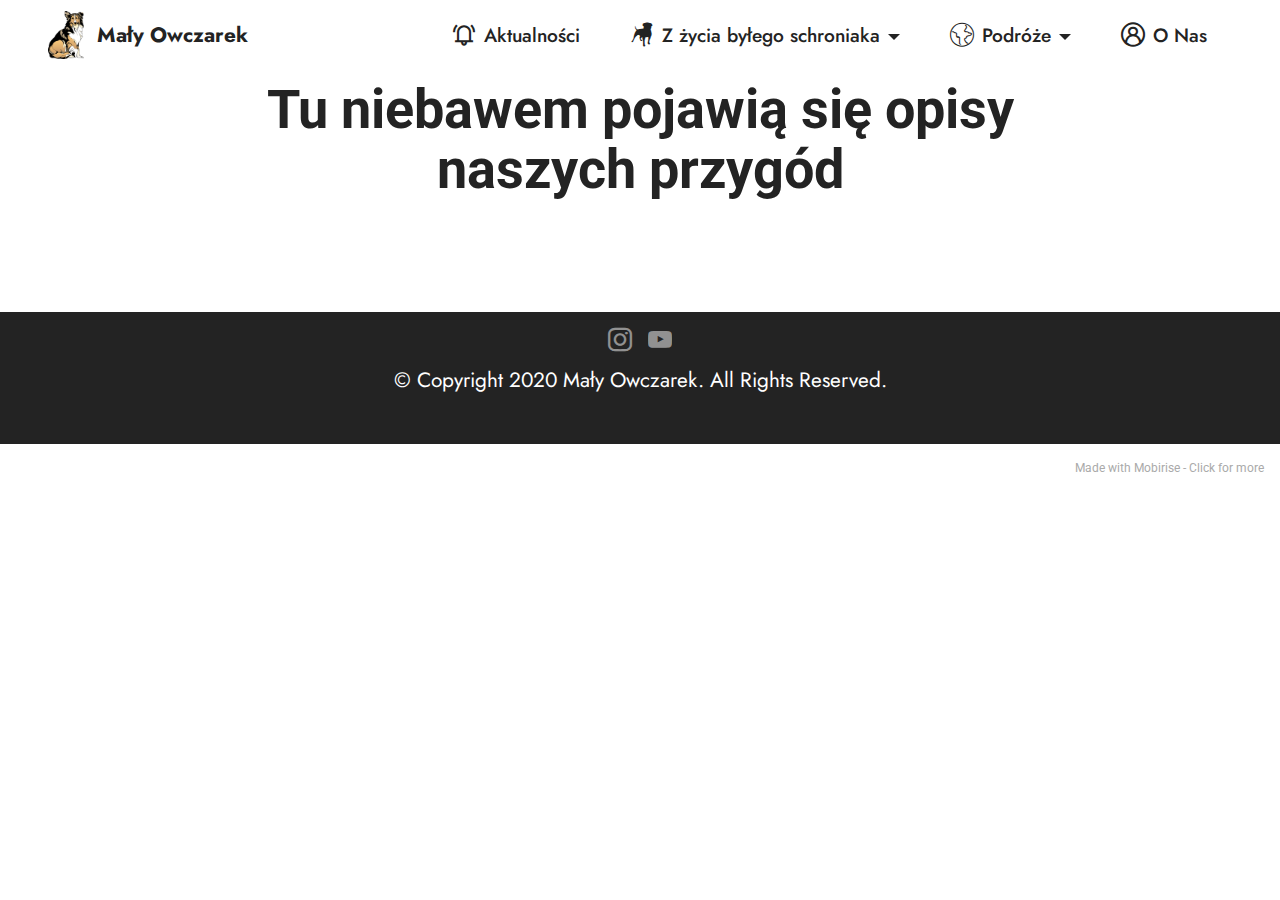
<file: Podroze.html>
<!DOCTYPE html>
<html  >
<head>
  <!-- Site made with Mobirise Website Builder v5.2.0, https://mobirise.com -->
  <meta charset="UTF-8">
  <meta http-equiv="X-UA-Compatible" content="IE=edge">
  <meta name="generator" content="Mobirise v5.2.0, mobirise.com">
  <meta name="viewport" content="width=device-width, initial-scale=1, minimum-scale=1">
  <link rel="shortcut icon" href="assets/images/mbr-96x128.png" type="image/x-icon">
  <meta name="description" content="">
  
  
  <title>Podroze</title>
  <link rel="stylesheet" href="assets/web/assets/mobirise-icons2/mobirise2.css">
  <link rel="stylesheet" href="assets/web/assets/mobirise-icons/mobirise-icons.css">
  <link rel="stylesheet" href="assets/tether/tether.min.css">
  <link rel="stylesheet" href="assets/bootstrap/css/bootstrap.min.css">
  <link rel="stylesheet" href="assets/bootstrap/css/bootstrap-grid.min.css">
  <link rel="stylesheet" href="assets/bootstrap/css/bootstrap-reboot.min.css">
  <link rel="stylesheet" href="assets/web/assets/gdpr-plugin/gdpr-styles.css">
  <link rel="stylesheet" href="assets/dropdown/css/style.css">
  <link rel="stylesheet" href="assets/animatecss/animate.css">
  <link rel="stylesheet" href="assets/socicon/css/styles.css">
  <link rel="stylesheet" href="assets/theme/css/style.css">
  <link rel="preload" as="style" href="assets/mobirise/css/mbr-additional.css"><link rel="stylesheet" href="assets/mobirise/css/mbr-additional.css" type="text/css">
  
  
  
  
</head>
<body>

<!-- Analytics -->
<!-- Global site tag (gtag.js) - Google Analytics -->
<script async src="https://www.googletagmanager.com/gtag/js?id=G-6LCXR7G9PB"></script>
<script>
  window.dataLayer = window.dataLayer || [];
  function gtag(){dataLayer.push(arguments);}
  gtag('js', new Date());

  gtag('config', 'G-6LCXR7G9PB');
</script>
<!-- /Analytics -->


  
  <section class="menu menu2 cid-sek0ssz2Oo" once="menu" id="menu2-7">
    
    <nav class="navbar navbar-dropdown navbar-expand-lg">
        <div class="container-fluid">
            <div class="navbar-brand">
                <span class="navbar-logo">
                    <a href="index.html">
                        <img src="assets/images/mbr-96x128.png" alt="Mały Owczarek" style="height: 3rem;">
                    </a>
                </span>
                <span class="navbar-caption-wrap"><a class="navbar-caption text-black text-primary display-7" href="index.html">Mały Owczarek</a></span>
            </div>
            <button class="navbar-toggler" type="button" data-toggle="collapse" data-target="#navbarSupportedContent" aria-controls="navbarNavAltMarkup" aria-expanded="false" aria-label="Toggle navigation">
                <div class="hamburger">
                    <span></span>
                    <span></span>
                    <span></span>
                    <span></span>
                </div>
            </button>
            <div class="collapse navbar-collapse" id="navbarSupportedContent">
                <ul class="navbar-nav nav-dropdown nav-right" data-app-modern-menu="true"><li class="nav-item"><a class="nav-link link text-black text-primary display-4" href="aktualnosci.html"><span class="mobi-mbri mobi-mbri-alert mbr-iconfont mbr-iconfont-btn"></span>Aktualności</a></li>
                    <li class="nav-item dropdown"><a class="nav-link link text-black dropdown-toggle display-4" href="#" aria-expanded="false" data-toggle="dropdown-submenu"><span class="socicon socicon-zynga mbr-iconfont mbr-iconfont-btn"></span>Z życia byłego schroniaka</a><div class="dropdown-menu"><a class="dropdown-item text-black text-primary display-4" href="adopcja.html" aria-expanded="false">Adopcja</a></div><div class="dropdown-menu"></div><div class="dropdown-menu"></div></li>
                    <li class="nav-item dropdown"><a class="nav-link link text-black dropdown-toggle display-4" href="#" data-toggle="dropdown-submenu" aria-expanded="false"><span class="mbri-globe mbr-iconfont mbr-iconfont-btn"></span>Podróże</a><div class="dropdown-menu"><a class="text-black dropdown-item text-primary display-4" href="jesienna-wyprawa-maly-szlak-beskidzki.html">Jesienna wyprawa - <br>Mały Szlak Beskidzki</a><a class="text-black dropdown-item text-primary display-4" href="jesienna-wyprawa-beskid-sadecki-i-pieniny-wschodnie.html" aria-expanded="false">Jesienna wyprawa -&nbsp;<br>Beskid Sądecki, Pieniny Wschodnie</a><a class="text-black dropdown-item text-primary display-4" href="podroze-bez-psa-vs-podroze-z-psem-kilka-wspomnien.html" aria-expanded="false">Kilka wspomnień podróżniczych</a></div>
                    </li><li class="nav-item"><a class="nav-link link text-black text-primary display-4" href="o-nas.html"><span class="mobi-mbri mobi-mbri-user-2 mbr-iconfont mbr-iconfont-btn"></span>O Nas</a></li></ul>
                
                
            </div>
        </div>
    </nav>
</section>

<section class="content4 cid-sf12gH2US7" id="content4-14">
    
    
    <div class="container">
        <div class="row justify-content-center">
            <div class="title col-md-12 col-lg-10">
                <h3 class="mbr-section-title mbr-fonts-style align-center mb-4 display-2">
                    <strong>Tu niebawem pojawią się opisy naszych przygód</strong></h3>
                <h4 class="mbr-section-subtitle align-center mbr-fonts-style mb-4 display-5"></h4>
                
            </div>
        </div>
    </div>
</section>

<section class="footer3 cid-sf0WWvcAlV" once="footers" id="footer3-11">

    

    

    <div class="container-fluid">
        <div class="media-container-row align-center mbr-white">
            
            <div class="row social-row">
                <div class="social-list align-right pb-2">
                    
                    
                    
                    
                    
                    
                <div class="soc-item">
                        <a href="https://www.instagram.com/malyowczarek/" target="_blank">
                            <span class="mbr-iconfont mbr-iconfont-social socicon-instagram socicon"></span>
                        </a>
                    </div><div class="soc-item">
                        <a href="https://www.youtube.com/channel/UCK3NC1fgCMpHP3GiY8V1AMA/featured?view_as=subscriber/" target="_blank">
                            <span class="mbr-iconfont mbr-iconfont-social socicon-youtube socicon"></span>
                        </a>
                    </div></div>
            </div>
            <div class="row row-copirayt">
                <p class="mbr-text mb-0 mbr-fonts-style mbr-white align-center display-7">
                    © Copyright 2020 Mały Owczarek. All Rights Reserved.
                </p>
            </div>
        </div>
    </div>
</section><section style="background-color: #fff; font-family: -apple-system, BlinkMacSystemFont, 'Segoe UI', 'Roboto', 'Helvetica Neue', Arial, sans-serif; color:#aaa; font-size:12px; padding: 0; align-items: center; display: flex;"><a href="https://mobirise.site/h" style="flex: 1 1; height: 3rem; padding-left: 1rem;"></a><p style="flex: 0 0 auto; margin:0; padding-right:1rem;">Made with Mobirise - <a href="https://mobirise.site/m" style="color:#aaa;">Click for more</a></p></section><script src="assets/web/assets/jquery/jquery.min.js"></script>  <script src="assets/popper/popper.min.js"></script>  <script src="assets/tether/tether.min.js"></script>  <script src="assets/bootstrap/js/bootstrap.min.js"></script>  <script src="assets/smoothscroll/smooth-scroll.js"></script>  <script src="assets/dropdown/js/nav-dropdown.js"></script>  <script src="assets/dropdown/js/navbar-dropdown.js"></script>  <script src="assets/touchswipe/jquery.touch-swipe.min.js"></script>  <script src="assets/viewportchecker/jquery.viewportchecker.js"></script>  <script src="assets/theme/js/script.js"></script>  
  
  
 <div id="scrollToTop" class="scrollToTop mbr-arrow-up"><a style="text-align: center;"><i class="mbr-arrow-up-icon mbr-arrow-up-icon-cm cm-icon cm-icon-smallarrow-up"></i></a></div>
    <input name="animation" type="hidden">
  </body>
</html>
</file>
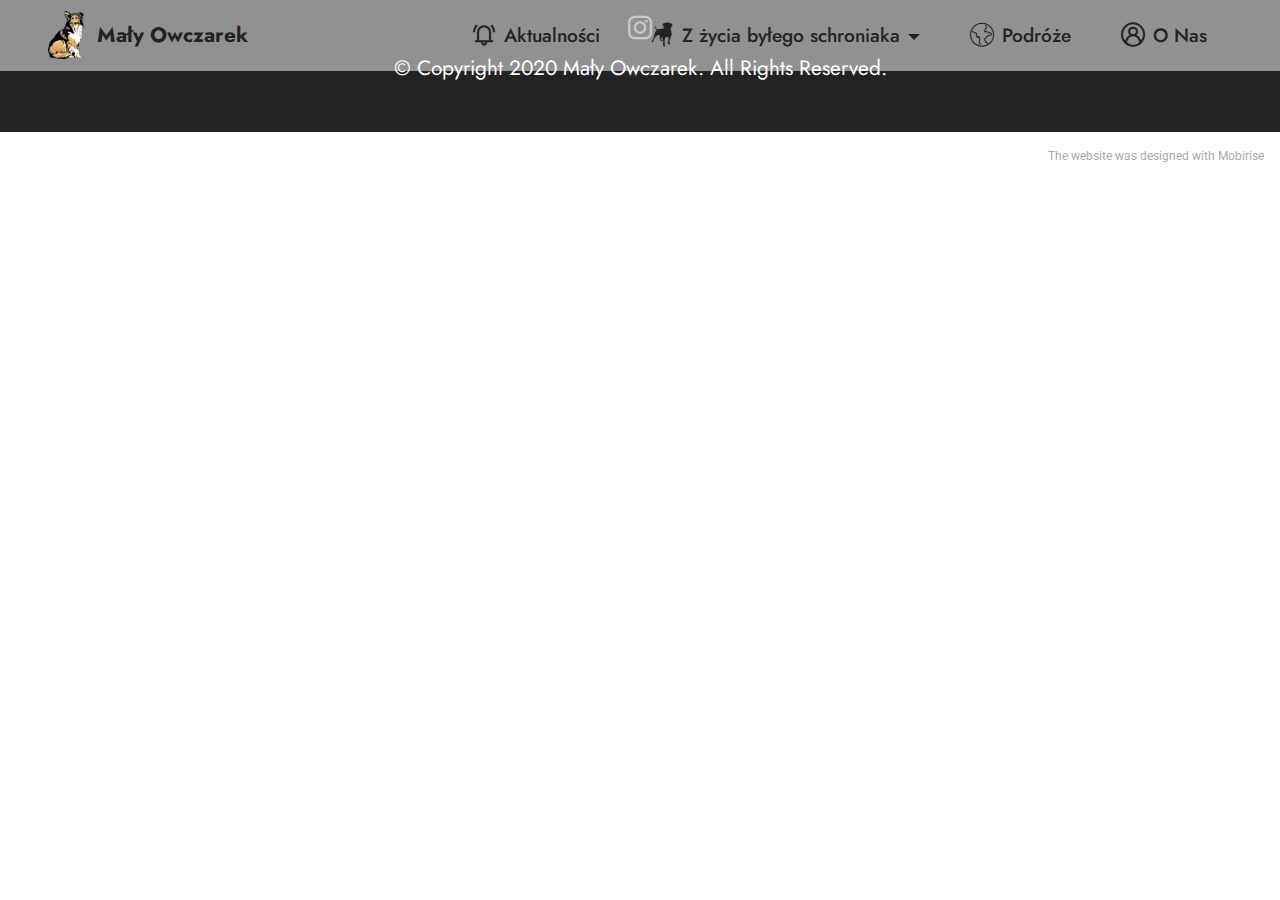
<file: Z zycia bylego schroniaka.html>
<!DOCTYPE html>
<html  >
<head>
  <!-- Site made with Mobirise Website Builder v5.2.0, https://mobirise.com -->
  <meta charset="UTF-8">
  <meta http-equiv="X-UA-Compatible" content="IE=edge">
  <meta name="generator" content="Mobirise v5.2.0, mobirise.com">
  <meta name="viewport" content="width=device-width, initial-scale=1, minimum-scale=1">
  <link rel="shortcut icon" href="assets/images/mbr-96x128.png" type="image/x-icon">
  <meta name="description" content="">
  
  
  <title>Z zycia bylego schroniaka</title>
  <link rel="stylesheet" href="assets/web/assets/mobirise-icons2/mobirise2.css">
  <link rel="stylesheet" href="assets/web/assets/mobirise-icons/mobirise-icons.css">
  <link rel="stylesheet" href="assets/tether/tether.min.css">
  <link rel="stylesheet" href="assets/bootstrap/css/bootstrap.min.css">
  <link rel="stylesheet" href="assets/bootstrap/css/bootstrap-grid.min.css">
  <link rel="stylesheet" href="assets/bootstrap/css/bootstrap-reboot.min.css">
  <link rel="stylesheet" href="assets/web/assets/gdpr-plugin/gdpr-styles.css">
  <link rel="stylesheet" href="assets/dropdown/css/style.css">
  <link rel="stylesheet" href="assets/animatecss/animate.css">
  <link rel="stylesheet" href="assets/socicon/css/styles.css">
  <link rel="stylesheet" href="assets/theme/css/style.css">
  <link rel="preload" as="style" href="assets/mobirise/css/mbr-additional.css"><link rel="stylesheet" href="assets/mobirise/css/mbr-additional.css" type="text/css">
  
  
  
  
</head>
<body>
  
  <section class="menu menu2 cid-sek0ssz2Oo" once="menu" id="menu2-6">
    
    <nav class="navbar navbar-dropdown navbar-expand-lg">
        <div class="container-fluid">
            <div class="navbar-brand">
                <span class="navbar-logo">
                    <a href="index.html">
                        <img src="assets/images/mbr-96x128.png" alt="Mały Owczarek" style="height: 3rem;">
                    </a>
                </span>
                <span class="navbar-caption-wrap"><a class="navbar-caption text-black text-primary display-7" href="index.html">Mały Owczarek</a></span>
            </div>
            <button class="navbar-toggler" type="button" data-toggle="collapse" data-target="#navbarSupportedContent" aria-controls="navbarNavAltMarkup" aria-expanded="false" aria-label="Toggle navigation">
                <div class="hamburger">
                    <span></span>
                    <span></span>
                    <span></span>
                    <span></span>
                </div>
            </button>
            <div class="collapse navbar-collapse" id="navbarSupportedContent">
                <ul class="navbar-nav nav-dropdown nav-right" data-app-modern-menu="true"><li class="nav-item"><a class="nav-link link text-black display-4" href="page4.html"><span class="mobi-mbri mobi-mbri-alert mbr-iconfont mbr-iconfont-btn"></span>Aktualności</a></li>
                    <li class="nav-item dropdown"><a class="nav-link link text-black dropdown-toggle display-4" href="#" aria-expanded="false" data-toggle="dropdown-submenu"><span class="socicon socicon-zynga mbr-iconfont mbr-iconfont-btn"></span>Z życia byłego schroniaka</a><div class="dropdown-menu"><a class="dropdown-item text-black text-primary display-4" href="page5.html" aria-expanded="false">Adopcja</a></div><div class="dropdown-menu"></div><div class="dropdown-menu"></div></li>
                    <li class="nav-item"><a class="nav-link link text-black display-4" href="Podroze.html"><span class="mbri-globe mbr-iconfont mbr-iconfont-btn"></span>Podróże</a>
                    </li><li class="nav-item"><a class="nav-link link text-black display-4" href="page1.html"><span class="mobi-mbri mobi-mbri-user-2 mbr-iconfont mbr-iconfont-btn"></span>O Nas</a></li></ul>
                
                
            </div>
        </div>
    </nav>
</section>

<section class="footer3 cid-sf0WWvcAlV" once="footers" id="footer3-11">

    

    

    <div class="container-fluid">
        <div class="media-container-row align-center mbr-white">
            
            <div class="row social-row">
                <div class="social-list align-right pb-2">
                    
                    
                    
                    
                    
                    
                <div class="soc-item">
                        <a href="https://www.instagram.com/zlapswiat/" target="_blank">
                            <span class="mbr-iconfont mbr-iconfont-social socicon-instagram socicon"></span>
                        </a>
                    </div></div>
            </div>
            <div class="row row-copirayt">
                <p class="mbr-text mb-0 mbr-fonts-style mbr-white align-center display-7">
                    © Copyright 2020 Mały Owczarek. All Rights Reserved.
                </p>
            </div>
        </div>
    </div>
</section><section style="background-color: #fff; font-family: -apple-system, BlinkMacSystemFont, 'Segoe UI', 'Roboto', 'Helvetica Neue', Arial, sans-serif; color:#aaa; font-size:12px; padding: 0; align-items: center; display: flex;"><a href="https://mobirise.site/w" style="flex: 1 1; height: 3rem; padding-left: 1rem;"></a><p style="flex: 0 0 auto; margin:0; padding-right:1rem;"><a href="https://mobirise.site/d" style="color:#aaa;">The website</a> was designed with Mobirise</p></section><script src="assets/web/assets/jquery/jquery.min.js"></script>  <script src="assets/popper/popper.min.js"></script>  <script src="assets/tether/tether.min.js"></script>  <script src="assets/bootstrap/js/bootstrap.min.js"></script>  <script src="assets/smoothscroll/smooth-scroll.js"></script>  <script src="assets/dropdown/js/nav-dropdown.js"></script>  <script src="assets/dropdown/js/navbar-dropdown.js"></script>  <script src="assets/touchswipe/jquery.touch-swipe.min.js"></script>  <script src="assets/viewportchecker/jquery.viewportchecker.js"></script>  <script src="assets/theme/js/script.js"></script>  
  
  
 <div id="scrollToTop" class="scrollToTop mbr-arrow-up"><a style="text-align: center;"><i class="mbr-arrow-up-icon mbr-arrow-up-icon-cm cm-icon cm-icon-smallarrow-up"></i></a></div>
    <input name="animation" type="hidden">
  </body>
</html>
</file>
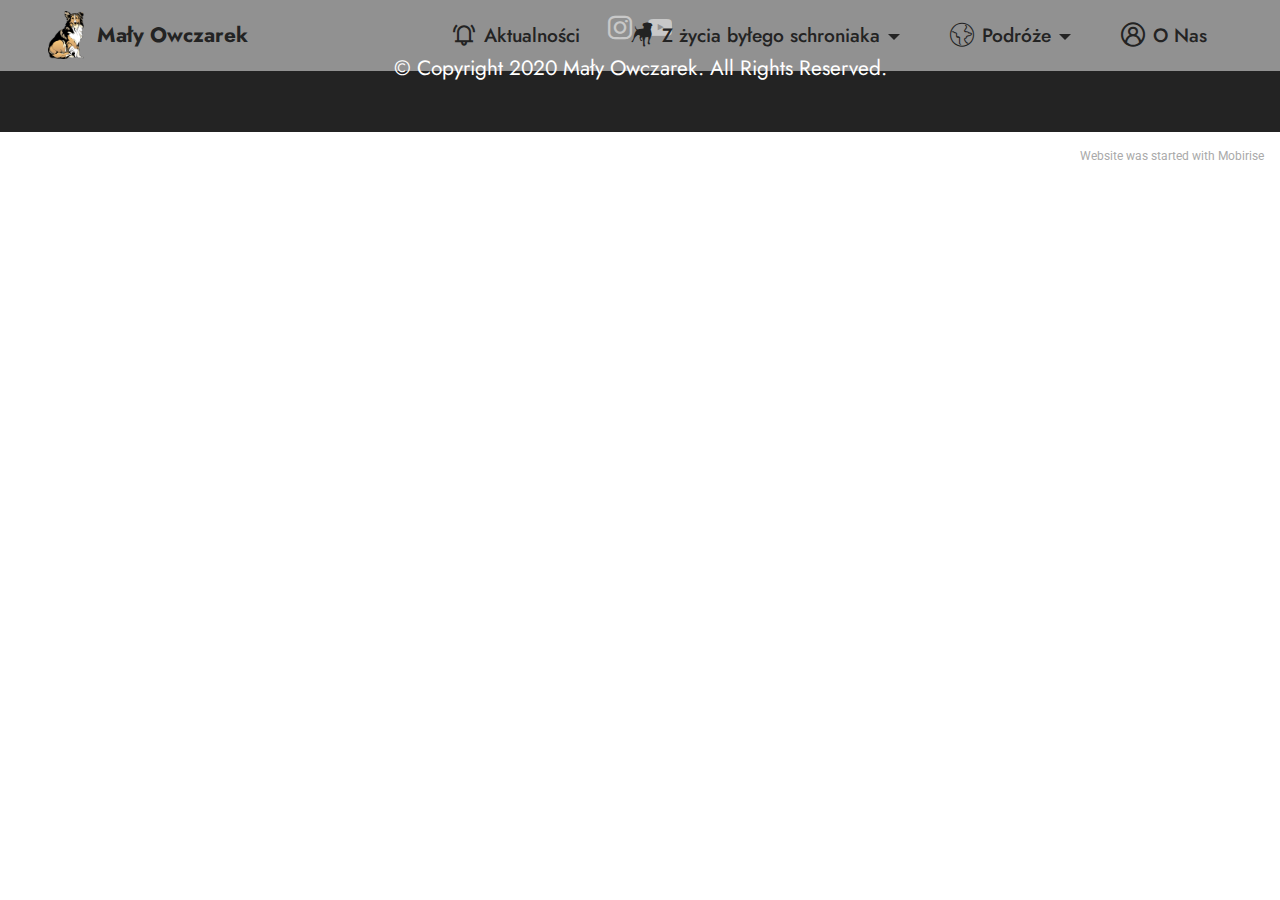
<file: z-zycia-bylego-schroniaka.html>
<!DOCTYPE html>
<html  >
<head>
  <!-- Site made with Mobirise Website Builder v5.2.0, https://mobirise.com -->
  <meta charset="UTF-8">
  <meta http-equiv="X-UA-Compatible" content="IE=edge">
  <meta name="generator" content="Mobirise v5.2.0, mobirise.com">
  <meta name="viewport" content="width=device-width, initial-scale=1, minimum-scale=1">
  <link rel="shortcut icon" href="assets/images/mbr-96x128.png" type="image/x-icon">
  <meta name="description" content="">
  
  
  <title>Z zycia bylego schroniaka</title>
  <link rel="stylesheet" href="assets/web/assets/mobirise-icons2/mobirise2.css">
  <link rel="stylesheet" href="assets/web/assets/mobirise-icons/mobirise-icons.css">
  <link rel="stylesheet" href="assets/tether/tether.min.css">
  <link rel="stylesheet" href="assets/bootstrap/css/bootstrap.min.css">
  <link rel="stylesheet" href="assets/bootstrap/css/bootstrap-grid.min.css">
  <link rel="stylesheet" href="assets/bootstrap/css/bootstrap-reboot.min.css">
  <link rel="stylesheet" href="assets/web/assets/gdpr-plugin/gdpr-styles.css">
  <link rel="stylesheet" href="assets/dropdown/css/style.css">
  <link rel="stylesheet" href="assets/animatecss/animate.css">
  <link rel="stylesheet" href="assets/socicon/css/styles.css">
  <link rel="stylesheet" href="assets/theme/css/style.css">
  <link rel="preload" as="style" href="assets/mobirise/css/mbr-additional.css"><link rel="stylesheet" href="assets/mobirise/css/mbr-additional.css" type="text/css">
  
  
  
  
</head>
<body>

<!-- Analytics -->
<!-- Global site tag (gtag.js) - Google Analytics -->
<script async src="https://www.googletagmanager.com/gtag/js?id=G-6LCXR7G9PB"></script>
<script>
  window.dataLayer = window.dataLayer || [];
  function gtag(){dataLayer.push(arguments);}
  gtag('js', new Date());

  gtag('config', 'G-6LCXR7G9PB');
</script>
<!-- /Analytics -->


  
  <section class="menu menu2 cid-sek0ssz2Oo" once="menu" id="menu2-6">
    
    <nav class="navbar navbar-dropdown navbar-expand-lg">
        <div class="container-fluid">
            <div class="navbar-brand">
                <span class="navbar-logo">
                    <a href="index.html">
                        <img src="assets/images/mbr-96x128.png" alt="Mały Owczarek" style="height: 3rem;">
                    </a>
                </span>
                <span class="navbar-caption-wrap"><a class="navbar-caption text-black text-primary display-7" href="index.html">Mały Owczarek</a></span>
            </div>
            <button class="navbar-toggler" type="button" data-toggle="collapse" data-target="#navbarSupportedContent" aria-controls="navbarNavAltMarkup" aria-expanded="false" aria-label="Toggle navigation">
                <div class="hamburger">
                    <span></span>
                    <span></span>
                    <span></span>
                    <span></span>
                </div>
            </button>
            <div class="collapse navbar-collapse" id="navbarSupportedContent">
                <ul class="navbar-nav nav-dropdown nav-right" data-app-modern-menu="true"><li class="nav-item"><a class="nav-link link text-black text-primary display-4" href="aktualnosci.html"><span class="mobi-mbri mobi-mbri-alert mbr-iconfont mbr-iconfont-btn"></span>Aktualności</a></li>
                    <li class="nav-item dropdown"><a class="nav-link link text-black dropdown-toggle display-4" href="#" aria-expanded="false" data-toggle="dropdown-submenu"><span class="socicon socicon-zynga mbr-iconfont mbr-iconfont-btn"></span>Z życia byłego schroniaka</a><div class="dropdown-menu"><a class="dropdown-item text-black text-primary display-4" href="adopcja.html" aria-expanded="false">Adopcja</a></div><div class="dropdown-menu"></div><div class="dropdown-menu"></div></li>
                    <li class="nav-item dropdown"><a class="nav-link link text-black dropdown-toggle display-4" href="#" data-toggle="dropdown-submenu" aria-expanded="false"><span class="mbri-globe mbr-iconfont mbr-iconfont-btn"></span>Podróże</a><div class="dropdown-menu"><a class="text-black dropdown-item text-primary display-4" href="jesienna-wyprawa-maly-szlak-beskidzki.html">Jesienna wyprawa - <br>Mały Szlak Beskidzki</a><a class="text-black dropdown-item text-primary display-4" href="jesienna-wyprawa-beskid-sadecki-i-pieniny-wschodnie.html" aria-expanded="false">Jesienna wyprawa -&nbsp;<br>Beskid Sądecki, Pieniny Wschodnie</a><a class="text-black dropdown-item text-primary display-4" href="podroze-bez-psa-vs-podroze-z-psem-kilka-wspomnien.html" aria-expanded="false">Kilka wspomnień podróżniczych</a></div>
                    </li><li class="nav-item"><a class="nav-link link text-black text-primary display-4" href="o-nas.html"><span class="mobi-mbri mobi-mbri-user-2 mbr-iconfont mbr-iconfont-btn"></span>O Nas</a></li></ul>
                
                
            </div>
        </div>
    </nav>
</section>

<section class="footer3 cid-sf0WWvcAlV" once="footers" id="footer3-11">

    

    

    <div class="container-fluid">
        <div class="media-container-row align-center mbr-white">
            
            <div class="row social-row">
                <div class="social-list align-right pb-2">
                    
                    
                    
                    
                    
                    
                <div class="soc-item">
                        <a href="https://www.instagram.com/malyowczarek/" target="_blank">
                            <span class="mbr-iconfont mbr-iconfont-social socicon-instagram socicon"></span>
                        </a>
                    </div><div class="soc-item">
                        <a href="https://www.youtube.com/channel/UCK3NC1fgCMpHP3GiY8V1AMA/featured?view_as=subscriber/" target="_blank">
                            <span class="mbr-iconfont mbr-iconfont-social socicon-youtube socicon"></span>
                        </a>
                    </div></div>
            </div>
            <div class="row row-copirayt">
                <p class="mbr-text mb-0 mbr-fonts-style mbr-white align-center display-7">
                    © Copyright 2020 Mały Owczarek. All Rights Reserved.
                </p>
            </div>
        </div>
    </div>
</section><section style="background-color: #fff; font-family: -apple-system, BlinkMacSystemFont, 'Segoe UI', 'Roboto', 'Helvetica Neue', Arial, sans-serif; color:#aaa; font-size:12px; padding: 0; align-items: center; display: flex;"><a href="https://mobirise.site/g" style="flex: 1 1; height: 3rem; padding-left: 1rem;"></a><p style="flex: 0 0 auto; margin:0; padding-right:1rem;">Website <a href="https://mobirise.site/f" style="color:#aaa;">was started</a> with Mobirise</p></section><script src="assets/web/assets/jquery/jquery.min.js"></script>  <script src="assets/popper/popper.min.js"></script>  <script src="assets/tether/tether.min.js"></script>  <script src="assets/bootstrap/js/bootstrap.min.js"></script>  <script src="assets/smoothscroll/smooth-scroll.js"></script>  <script src="assets/dropdown/js/nav-dropdown.js"></script>  <script src="assets/dropdown/js/navbar-dropdown.js"></script>  <script src="assets/touchswipe/jquery.touch-swipe.min.js"></script>  <script src="assets/viewportchecker/jquery.viewportchecker.js"></script>  <script src="assets/theme/js/script.js"></script>  
  
  
 <div id="scrollToTop" class="scrollToTop mbr-arrow-up"><a style="text-align: center;"><i class="mbr-arrow-up-icon mbr-arrow-up-icon-cm cm-icon cm-icon-smallarrow-up"></i></a></div>
    <input name="animation" type="hidden">
  </body>
</html>
</file>
<file: assets/web/assets/mobirise-icons2/mobirise2.css>
@font-face {
  font-family: 'Moririse2';
  font-display: swap;
  src:  url('mobirise2.eot?f2bix4');
  src:  url('mobirise2.eot?f2bix4#iefix') format('embedded-opentype'),
    url('mobirise2.ttf?f2bix4') format('truetype'),
    url('mobirise2.woff?f2bix4') format('woff'),
    url('mobirise2.svg?f2bix4#mobirise2') format('svg');
  font-weight: normal;
  font-style: normal;
}

[class^="mobi-"], [class*=" mobi-"] {
  /* use !important to prevent issues with browser extensions that change fonts */
  font-family: 'Moririse2' !important;
  speak: none;
  font-style: normal;
  font-weight: normal;
  font-variant: normal;
  text-transform: none;
  line-height: 1;

  /* Better Font Rendering =========== */
  -webkit-font-smoothing: antialiased;
  -moz-osx-font-smoothing: grayscale;
}

.mobi-mbri-add-submenu:before {
  content: "\e900";
}
.mobi-mbri-alert:before {
  content: "\e901";
}
.mobi-mbri-align-center:before {
  content: "\e902";
}
.mobi-mbri-align-justify:before {
  content: "\e903";
}
.mobi-mbri-align-left:before {
  content: "\e904";
}
.mobi-mbri-align-right:before {
  content: "\e905";
}
.mobi-mbri-android:before {
  content: "\e906";
}
.mobi-mbri-apple:before {
  content: "\e907";
}
.mobi-mbri-arrow-down:before {
  content: "\e908";
}
.mobi-mbri-arrow-next:before {
  content: "\e909";
}
.mobi-mbri-arrow-prev:before {
  content: "\e90a";
}
.mobi-mbri-arrow-up:before {
  content: "\e90b";
}
.mobi-mbri-bold:before {
  content: "\e90c";
}
.mobi-mbri-bookmark:before {
  content: "\e90d";
}
.mobi-mbri-bootstrap:before {
  content: "\e90e";
}
.mobi-mbri-briefcase:before {
  content: "\e90f";
}
.mobi-mbri-browse:before {
  content: "\e910";
}
.mobi-mbri-bulleted-list:before {
  content: "\e911";
}
.mobi-mbri-calendar:before {
  content: "\e912";
}
.mobi-mbri-camera:before {
  content: "\e913";
}
.mobi-mbri-cart-add:before {
  content: "\e914";
}
.mobi-mbri-cart-full:before {
  content: "\e915";
}
.mobi-mbri-cash:before {
  content: "\e916";
}
.mobi-mbri-change-style:before {
  content: "\e917";
}
.mobi-mbri-chat:before {
  content: "\e918";
}
.mobi-mbri-clock:before {
  content: "\e919";
}
.mobi-mbri-close:before {
  content: "\e91a";
}
.mobi-mbri-cloud:before {
  content: "\e91b";
}
.mobi-mbri-code:before {
  content: "\e91c";
}
.mobi-mbri-contact-form:before {
  content: "\e91d";
}
.mobi-mbri-credit-card:before {
  content: "\e91e";
}
.mobi-mbri-cursor-click:before {
  content: "\e91f";
}
.mobi-mbri-cust-feedback:before {
  content: "\e920";
}
.mobi-mbri-database:before {
  content: "\e921";
}
.mobi-mbri-delivery:before {
  content: "\e922";
}
.mobi-mbri-desktop:before {
  content: "\e923";
}
.mobi-mbri-devices:before {
  content: "\e924";
}
.mobi-mbri-down:before {
  content: "\e925";
}
.mobi-mbri-download-2:before {
  content: "\e926";
}
.mobi-mbri-download:before {
  content: "\e927";
}
.mobi-mbri-drag-n-drop-2:before {
  content: "\e928";
}
.mobi-mbri-drag-n-drop:before {
  content: "\e929";
}
.mobi-mbri-edit-2:before {
  content: "\e92a";
}
.mobi-mbri-edit:before {
  content: "\e92b";
}
.mobi-mbri-error:before {
  content: "\e92c";
}
.mobi-mbri-extension:before {
  content: "\e92d";
}
.mobi-mbri-features:before {
  content: "\e92e";
}
.mobi-mbri-file:before {
  content: "\e92f";
}
.mobi-mbri-flag:before {
  content: "\e930";
}
.mobi-mbri-folder:before {
  content: "\e931";
}
.mobi-mbri-gift:before {
  content: "\e932";
}
.mobi-mbri-github:before {
  content: "\e933";
}
.mobi-mbri-globe-2:before {
  content: "\e934";
}
.mobi-mbri-globe:before {
  content: "\e935";
}
.mobi-mbri-growing-chart:before {
  content: "\e936";
}
.mobi-mbri-hearth:before {
  content: "\e937";
}
.mobi-mbri-help:before {
  content: "\e938";
}
.mobi-mbri-home:before {
  content: "\e939";
}
.mobi-mbri-hot-cup:before {
  content: "\e93a";
}
.mobi-mbri-idea:before {
  content: "\e93b";
}
.mobi-mbri-image-gallery:before {
  content: "\e93c";
}
.mobi-mbri-image-slider:before {
  content: "\e93d";
}
.mobi-mbri-info:before {
  content: "\e93e";
}
.mobi-mbri-italic:before {
  content: "\e93f";
}
.mobi-mbri-key:before {
  content: "\e940";
}
.mobi-mbri-laptop:before {
  content: "\e941";
}
.mobi-mbri-layers:before {
  content: "\e942";
}
.mobi-mbri-left-right:before {
  content: "\e943";
}
.mobi-mbri-left:before {
  content: "\e944";
}
.mobi-mbri-letter:before {
  content: "\e945";
}
.mobi-mbri-like:before {
  content: "\e946";
}
.mobi-mbri-link:before {
  content: "\e947";
}
.mobi-mbri-lock:before {
  content: "\e948";
}
.mobi-mbri-login:before {
  content: "\e949";
}
.mobi-mbri-logout:before {
  content: "\e94a";
}
.mobi-mbri-magic-stick:before {
  content: "\e94b";
}
.mobi-mbri-map-pin:before {
  content: "\e94c";
}
.mobi-mbri-menu:before {
  content: "\e94d";
}
.mobi-mbri-mobile-2:before {
  content: "\e94e";
}
.mobi-mbri-mobile-horizontal:before {
  content: "\e94f";
}
.mobi-mbri-mobile:before {
  content: "\e950";
}
.mobi-mbri-mobirise:before {
  content: "\e951";
}
.mobi-mbri-more-horizontal:before {
  content: "\e952";
}
.mobi-mbri-more-vertical:before {
  content: "\e953";
}
.mobi-mbri-music:before {
  content: "\e954";
}
.mobi-mbri-new-file:before {
  content: "\e955";
}
.mobi-mbri-numbered-list:before {
  content: "\e956";
}
.mobi-mbri-opened-folder:before {
  content: "\e957";
}
.mobi-mbri-pages:before {
  content: "\e958";
}
.mobi-mbri-paper-plane:before {
  content: "\e959";
}
.mobi-mbri-paperclip:before {
  content: "\e95a";
}
.mobi-mbri-phone:before {
  content: "\e95b";
}
.mobi-mbri-photo:before {
  content: "\e95c";
}
.mobi-mbri-photos:before {
  content: "\e95d";
}
.mobi-mbri-pin:before {
  content: "\e95e";
}
.mobi-mbri-play:before {
  content: "\e95f";
}
.mobi-mbri-plus:before {
  content: "\e960";
}
.mobi-mbri-preview:before {
  content: "\e961";
}
.mobi-mbri-print:before {
  content: "\e962";
}
.mobi-mbri-protect:before {
  content: "\e963";
}
.mobi-mbri-question:before {
  content: "\e964";
}
.mobi-mbri-quote-left:before {
  content: "\e965";
}
.mobi-mbri-quote-right:before {
  content: "\e966";
}
.mobi-mbri-redo:before {
  content: "\e967";
}
.mobi-mbri-refresh:before {
  content: "\e968";
}
.mobi-mbri-responsive-2:before {
  content: "\e969";
}
.mobi-mbri-responsive:before {
  content: "\e96a";
}
.mobi-mbri-right:before {
  content: "\e96b";
}
.mobi-mbri-rocket:before {
  content: "\e96c";
}
.mobi-mbri-sad-face:before {
  content: "\e96d";
}
.mobi-mbri-sale:before {
  content: "\e96e";
}
.mobi-mbri-save:before {
  content: "\e96f";
}
.mobi-mbri-search:before {
  content: "\e970";
}
.mobi-mbri-setting-2:before {
  content: "\e971";
}
.mobi-mbri-setting-3:before {
  content: "\e972";
}
.mobi-mbri-setting:before {
  content: "\e973";
}
.mobi-mbri-share:before {
  content: "\e974";
}
.mobi-mbri-shopping-bag:before {
  content: "\e975";
}
.mobi-mbri-shopping-basket:before {
  content: "\e976";
}
.mobi-mbri-shopping-cart:before {
  content: "\e977";
}
.mobi-mbri-sites:before {
  content: "\e978";
}
.mobi-mbri-smile-face:before {
  content: "\e979";
}
.mobi-mbri-speed:before {
  content: "\e97a";
}
.mobi-mbri-star:before {
  content: "\e97b";
}
.mobi-mbri-success:before {
  content: "\e97c";
}
.mobi-mbri-sun:before {
  content: "\e97d";
}
.mobi-mbri-sun2:before {
  content: "\e97e";
}
.mobi-mbri-tablet-vertical:before {
  content: "\e97f";
}
.mobi-mbri-tablet:before {
  content: "\e980";
}
.mobi-mbri-target:before {
  content: "\e981";
}
.mobi-mbri-timer:before {
  content: "\e982";
}
.mobi-mbri-to-ftp:before {
  content: "\e983";
}
.mobi-mbri-to-local-drive:before {
  content: "\e984";
}
.mobi-mbri-touch-swipe:before {
  content: "\e985";
}
.mobi-mbri-touch:before {
  content: "\e986";
}
.mobi-mbri-trash:before {
  content: "\e987";
}
.mobi-mbri-underline:before {
  content: "\e988";
}
.mobi-mbri-undo:before {
  content: "\e989";
}
.mobi-mbri-unlink:before {
  content: "\e98a";
}
.mobi-mbri-unlock:before {
  content: "\e98b";
}
.mobi-mbri-up-down:before {
  content: "\e98c";
}
.mobi-mbri-up:before {
  content: "\e98d";
}
.mobi-mbri-update:before {
  content: "\e98e";
}
.mobi-mbri-upload-2:before {
  content: "\e98f";
}
.mobi-mbri-upload:before {
  content: "\e990";
}
.mobi-mbri-user-2:before {
  content: "\e991";
}
.mobi-mbri-user:before {
  content: "\e992";
}
.mobi-mbri-users:before {
  content: "\e993";
}
.mobi-mbri-video-play:before {
  content: "\e994";
}
.mobi-mbri-video:before {
  content: "\e995";
}
.mobi-mbri-watch:before {
  content: "\e996";
}
.mobi-mbri-website-theme-2:before {
  content: "\e997";
}
.mobi-mbri-website-theme:before {
  content: "\e998";
}
.mobi-mbri-wifi:before {
  content: "\e999";
}
.mobi-mbri-windows:before {
  content: "\e99a";
}
.mobi-mbri-zoom-in:before {
  content: "\e99b";
}
.mobi-mbri-zoom-out:before {
  content: "\e99c";
}
</file>
<file: assets/web/assets/mobirise-icons/mobirise-icons.css>
@font-face {
  font-family: 'MobiriseIcons';
  src:  url('mobirise-icons.eot?spat4u');
  src:  url('mobirise-icons.eot?spat4u#iefix') format('embedded-opentype'),
    url('mobirise-icons.ttf?spat4u') format('truetype'),
    url('mobirise-icons.woff?spat4u') format('woff'),
    url('mobirise-icons.svg?spat4u#MobiriseIcons') format('svg');
  font-weight: normal;
  font-style: normal;
  font-display: swap;
}

[class^="mbri-"], [class*=" mbri-"] {
  /* use !important to prevent issues with browser extensions that change fonts */
  font-family: MobiriseIcons !important;
  speak: none;
  font-style: normal;
  font-weight: normal;
  font-variant: normal;
  text-transform: none;
  line-height: 1;

  /* Better Font Rendering =========== */
  -webkit-font-smoothing: antialiased;
  -moz-osx-font-smoothing: grayscale;
}

.mbri-add-submenu:before {
  content: "\e900";
}
.mbri-alert:before {
  content: "\e901";
}
.mbri-align-center:before {
  content: "\e902";
}
.mbri-align-justify:before {
  content: "\e903";
}
.mbri-align-left:before {
  content: "\e904";
}
.mbri-align-right:before {
  content: "\e905";
}
.mbri-android:before {
  content: "\e906";
}
.mbri-apple:before {
  content: "\e907";
}
.mbri-arrow-down:before {
  content: "\e908";
}
.mbri-arrow-next:before {
  content: "\e909";
}
.mbri-arrow-prev:before {
  content: "\e90a";
}
.mbri-arrow-up:before {
  content: "\e90b";
}
.mbri-bold:before {
  content: "\e90c";
}
.mbri-bookmark:before {
  content: "\e90d";
}
.mbri-bootstrap:before {
  content: "\e90e";
}
.mbri-briefcase:before {
  content: "\e90f";
}
.mbri-browse:before {
  content: "\e910";
}
.mbri-bulleted-list:before {
  content: "\e911";
}
.mbri-calendar:before {
  content: "\e912";
}
.mbri-camera:before {
  content: "\e913";
}
.mbri-cart-add:before {
  content: "\e914";
}
.mbri-cart-full:before {
  content: "\e915";
}
.mbri-cash:before {
  content: "\e916";
}
.mbri-change-style:before {
  content: "\e917";
}
.mbri-chat:before {
  content: "\e918";
}
.mbri-clock:before {
  content: "\e919";
}
.mbri-close:before {
  content: "\e91a";
}
.mbri-cloud:before {
  content: "\e91b";
}
.mbri-code:before {
  content: "\e91c";
}
.mbri-contact-form:before {
  content: "\e91d";
}
.mbri-credit-card:before {
  content: "\e91e";
}
.mbri-cursor-click:before {
  content: "\e91f";
}
.mbri-cust-feedback:before {
  content: "\e920";
}
.mbri-database:before {
  content: "\e921";
}
.mbri-delivery:before {
  content: "\e922";
}
.mbri-desktop:before {
  content: "\e923";
}
.mbri-devices:before {
  content: "\e924";
}
.mbri-down:before {
  content: "\e925";
}
.mbri-download:before {
  content: "\e989";
}
.mbri-drag-n-drop:before {
  content: "\e927";
}
.mbri-drag-n-drop2:before {
  content: "\e928";
}
.mbri-edit:before {
  content: "\e929";
}
.mbri-edit2:before {
  content: "\e92a";
}
.mbri-error:before {
  content: "\e92b";
}
.mbri-extension:before {
  content: "\e92c";
}
.mbri-features:before {
  content: "\e92d";
}
.mbri-file:before {
  content: "\e92e";
}
.mbri-flag:before {
  content: "\e92f";
}
.mbri-folder:before {
  content: "\e930";
}
.mbri-gift:before {
  content: "\e931";
}
.mbri-github:before {
  content: "\e932";
}
.mbri-globe:before {
  content: "\e933";
}
.mbri-globe-2:before {
  content: "\e934";
}
.mbri-growing-chart:before {
  content: "\e935";
}
.mbri-hearth:before {
  content: "\e936";
}
.mbri-help:before {
  content: "\e937";
}
.mbri-home:before {
  content: "\e938";
}
.mbri-hot-cup:before {
  content: "\e939";
}
.mbri-idea:before {
  content: "\e93a";
}
.mbri-image-gallery:before {
  content: "\e93b";
}
.mbri-image-slider:before {
  content: "\e93c";
}
.mbri-info:before {
  content: "\e93d";
}
.mbri-italic:before {
  content: "\e93e";
}
.mbri-key:before {
  content: "\e93f";
}
.mbri-laptop:before {
  content: "\e940";
}
.mbri-layers:before {
  content: "\e941";
}
.mbri-left-right:before {
  content: "\e942";
}
.mbri-left:before {
  content: "\e943";
}
.mbri-letter:before {
  content: "\e944";
}
.mbri-like:before {
  content: "\e945";
}
.mbri-link:before {
  content: "\e946";
}
.mbri-lock:before {
  content: "\e947";
}
.mbri-login:before {
  content: "\e948";
}
.mbri-logout:before {
  content: "\e949";
}
.mbri-magic-stick:before {
  content: "\e94a";
}
.mbri-map-pin:before {
  content: "\e94b";
}
.mbri-menu:before {
  content: "\e94c";
}
.mbri-mobile:before {
  content: "\e94d";
}
.mbri-mobile2:before {
  content: "\e94e";
}
.mbri-mobirise:before {
  content: "\e94f";
}
.mbri-more-horizontal:before {
  content: "\e950";
}
.mbri-more-vertical:before {
  content: "\e951";
}
.mbri-music:before {
  content: "\e952";
}
.mbri-new-file:before {
  content: "\e953";
}
.mbri-numbered-list:before {
  content: "\e954";
}
.mbri-opened-folder:before {
  content: "\e955";
}
.mbri-pages:before {
  content: "\e956";
}
.mbri-paper-plane:before {
  content: "\e957";
}
.mbri-paperclip:before {
  content: "\e958";
}
.mbri-photo:before {
  content: "\e959";
}
.mbri-photos:before {
  content: "\e95a";
}
.mbri-pin:before {
  content: "\e95b";
}
.mbri-play:before {
  content: "\e95c";
}
.mbri-plus:before {
  content: "\e95d";
}
.mbri-preview:before {
  content: "\e95e";
}
.mbri-print:before {
  content: "\e95f";
}
.mbri-protect:before {
  content: "\e960";
}
.mbri-question:before {
  content: "\e961";
}
.mbri-quote-left:before {
  content: "\e962";
}
.mbri-quote-right:before {
  content: "\e963";
}
.mbri-refresh:before {
  content: "\e964";
}
.mbri-responsive:before {
  content: "\e965";
}
.mbri-right:before {
  content: "\e966";
}
.mbri-rocket:before {
  content: "\e967";
}
.mbri-sad-face:before {
  content: "\e968";
}
.mbri-sale:before {
  content: "\e969";
}
.mbri-save:before {
  content: "\e96a";
}
.mbri-search:before {
  content: "\e96b";
}
.mbri-setting:before {
  content: "\e96c";
}
.mbri-setting2:before {
  content: "\e96d";
}
.mbri-setting3:before {
  content: "\e96e";
}
.mbri-share:before {
  content: "\e96f";
}
.mbri-shopping-bag:before {
  content: "\e970";
}
.mbri-shopping-basket:before {
  content: "\e971";
}
.mbri-shopping-cart:before {
  content: "\e972";
}
.mbri-sites:before {
  content: "\e973";
}
.mbri-smile-face:before {
  content: "\e974";
}
.mbri-speed:before {
  content: "\e975";
}
.mbri-star:before {
  content: "\e976";
}
.mbri-success:before {
  content: "\e977";
}
.mbri-sun:before {
  content: "\e978";
}
.mbri-sun2:before {
  content: "\e979";
}
.mbri-tablet:before {
  content: "\e97a";
}
.mbri-tablet-vertical:before {
  content: "\e97b";
}
.mbri-target:before {
  content: "\e97c";
}
.mbri-timer:before {
  content: "\e97d";
}
.mbri-to-ftp:before {
  content: "\e97e";
}
.mbri-to-local-drive:before {
  content: "\e97f";
}
.mbri-touch-swipe:before {
  content: "\e980";
}
.mbri-touch:before {
  content: "\e981";
}
.mbri-trash:before {
  content: "\e982";
}
.mbri-underline:before {
  content: "\e983";
}
.mbri-unlink:before {
  content: "\e984";
}
.mbri-unlock:before {
  content: "\e985";
}
.mbri-up-down:before {
  content: "\e986";
}
.mbri-up:before {
  content: "\e987";
}
.mbri-update:before {
  content: "\e988";
}
.mbri-upload:before {
 content: "\e926"; 
}
.mbri-user:before {
  content: "\e98a";
}
.mbri-user2:before {
  content: "\e98b";
}
.mbri-users:before {
  content: "\e98c";
}
.mbri-video:before {
  content: "\e98d";
}
.mbri-video-play:before {
  content: "\e98e";
}
.mbri-watch:before {
  content: "\e98f";
}
.mbri-website-theme:before {
  content: "\e990";
}
.mbri-wifi:before {
  content: "\e991";
}
.mbri-windows:before {
  content: "\e992";
}
.mbri-zoom-out:before {
  content: "\e993";
}
.mbri-redo:before {
  content: "\e994";
}
.mbri-undo:before {
  content: "\e995";
}
</file>
<file: assets/web/assets/gdpr-plugin/gdpr-styles.css>
.gdpr-block {
    padding: 10px;
    font-size: 14px;
    display: block;
    width: 100%;
    text-align: center;
}
.gdpr-block.covert {
	display: none;
}
.textGDPR {
    position: relative;
}
.gdpr-block label span.textGDPR input[name='gdpr']{
    width: 15px;
    height: 15px;
    margin: 0;
    position: absolute;
    top: 3px;
    left: -20px;
}
.gdpr-block label {
    color: #a7a7a7;
    vertical-align: middle;
    user-select: none;
    margin-bottom: 0;
}
</file>
<file: assets/dropdown/css/style.css>
.navbar-dropdown {
  left: 0;
  padding: 0;
  position: absolute;
  right: 0;
  top: 0;
  transition: all 0.45s ease;
  z-index: 1030;
  background: #282828; }
  .navbar-dropdown .navbar-logo {
    margin-right: 0.8rem;
    transition: margin 0.3s ease-in-out;
    vertical-align: middle; }
    .navbar-dropdown .navbar-logo img {
      height: 3.125rem;
      transition: all 0.3s ease-in-out; }
    .navbar-dropdown .navbar-logo.mbr-iconfont {
      font-size: 3.125rem;
      line-height: 3.125rem; }
  .navbar-dropdown .navbar-caption {
    font-weight: 700;
    white-space: normal;
    vertical-align: -4px;
    line-height: 3.125rem !important; }
    .navbar-dropdown .navbar-caption, .navbar-dropdown .navbar-caption:hover {
      color: inherit;
      text-decoration: none; }
  .navbar-dropdown .mbr-iconfont + .navbar-caption {
    vertical-align: -1px; }
  .navbar-dropdown.navbar-fixed-top {
    position: fixed; }
  .navbar-dropdown .navbar-brand span {
    vertical-align: -4px; }
  .navbar-dropdown.bg-color.transparent {
    background: none; }
  .navbar-dropdown.navbar-short .navbar-brand {
    padding: 0.625rem 0; }
    .navbar-dropdown.navbar-short .navbar-brand span {
      vertical-align: -1px; }
  .navbar-dropdown.navbar-short .navbar-caption {
    line-height: 2.375rem !important;
    vertical-align: -2px; }
  .navbar-dropdown.navbar-short .navbar-logo {
    margin-right: 0.5rem; }
    .navbar-dropdown.navbar-short .navbar-logo img {
      height: 2.375rem; }
    .navbar-dropdown.navbar-short .navbar-logo.mbr-iconfont {
      font-size: 2.375rem;
      line-height: 2.375rem; }
  .navbar-dropdown.navbar-short .mbr-table-cell {
    height: 3.625rem; }
  .navbar-dropdown .navbar-close {
    left: 0.6875rem;
    position: fixed;
    top: 0.75rem;
    z-index: 1000; }
  .navbar-dropdown .hamburger-icon {
    content: "";
    display: inline-block;
    vertical-align: middle;
    width: 16px;
    -webkit-box-shadow: 0 -6px 0 1px #282828,0 0 0 1px #282828,0 6px 0 1px #282828;
    -moz-box-shadow: 0 -6px 0 1px #282828,0 0 0 1px #282828,0 6px 0 1px #282828;
    box-shadow: 0 -6px 0 1px #282828,0 0 0 1px #282828,0 6px 0 1px #282828; }

.dropdown-menu .dropdown-toggle[data-toggle="dropdown-submenu"]::after {
  border-bottom: 0.35em solid transparent;
  border-left: 0.35em solid;
  border-right: 0;
  border-top: 0.35em solid transparent;
  margin-left: 0.3rem; }

.dropdown-menu .dropdown-item:focus {
  outline: 0; }

.nav-dropdown {
  font-size: 0.75rem;
  font-weight: 500;
  height: auto !important; }
  .nav-dropdown .nav-btn {
    padding-left: 1rem; }
  .nav-dropdown .link {
    margin: .667em 1.667em;
    font-weight: 500;
    padding: 0;
    transition: color .2s ease-in-out; }
    .nav-dropdown .link.dropdown-toggle {
      margin-right: 2.583em; }
      .nav-dropdown .link.dropdown-toggle::after {
        margin-left: .25rem;
        border-top: 0.35em solid;
        border-right: 0.35em solid transparent;
        border-left: 0.35em solid transparent;
        border-bottom: 0; }
      .nav-dropdown .link.dropdown-toggle[aria-expanded="true"] {
        margin: 0;
        padding: 0.667em 3.263em  0.667em 1.667em; }
  .nav-dropdown .link::after,
  .nav-dropdown .dropdown-item::after {
    color: inherit; }
  .nav-dropdown .btn {
    font-size: 0.75rem;
    font-weight: 700;
    letter-spacing: 0;
    margin-bottom: 0;
    padding-left: 1.25rem;
    padding-right: 1.25rem; }
  .nav-dropdown .dropdown-menu {
    border-radius: 0;
    border: 0;
    left: 0;
    margin: 0;
    padding-bottom: 1.25rem;
    padding-top: 1.25rem;
    position: relative; }
  .nav-dropdown .dropdown-submenu {
    margin-left: 0.125rem;
    top: 0; }
  .nav-dropdown .dropdown-item {
    font-weight: 500;
    line-height: 2;
    padding: 0.3846em 4.615em 0.3846em 1.5385em;
    position: relative;
    transition: color .2s ease-in-out, background-color .2s ease-in-out; }
    .nav-dropdown .dropdown-item::after {
      margin-top: -0.3077em;
      position: absolute;
      right: 1.1538em;
      top: 50%; }
    .nav-dropdown .dropdown-item:focus, .nav-dropdown .dropdown-item:hover {
      background: none; }

@media (max-width: 767px) {
  .nav-dropdown.navbar-toggleable-sm {
    bottom: 0;
    display: none;
    left: 0;
    overflow-x: hidden;
    position: fixed;
    top: 0;
    transform: translateX(-100%);
    -ms-transform: translateX(-100%);
    -webkit-transform: translateX(-100%);
    width: 18.75rem;
    z-index: 999; } }
.nav-dropdown.navbar-toggleable-xl {
  bottom: 0;
  display: none;
  left: 0;
  overflow-x: hidden;
  position: fixed;
  top: 0;
  transform: translateX(-100%);
  -ms-transform: translateX(-100%);
  -webkit-transform: translateX(-100%);
  width: 18.75rem;
  z-index: 999; }

.nav-dropdown-sm {
  display: block !important;
  overflow-x: hidden;
  overflow: auto;
  padding-top: 3.875rem; }
  .nav-dropdown-sm::after {
    content: "";
    display: block;
    height: 3rem;
    width: 100%; }
  .nav-dropdown-sm.collapse.in ~ .navbar-close {
    display: block !important; }
  .nav-dropdown-sm.collapsing, .nav-dropdown-sm.collapse.in {
    transform: translateX(0);
    -ms-transform: translateX(0);
    -webkit-transform: translateX(0);
    transition: all 0.25s ease-out;
    -webkit-transition: all 0.25s ease-out;
    background: #282828; }
  .nav-dropdown-sm.collapsing[aria-expanded="false"] {
    transform: translateX(-100%);
    -ms-transform: translateX(-100%);
    -webkit-transform: translateX(-100%); }
  .nav-dropdown-sm .nav-item {
    display: block;
    margin-left: 0 !important;
    padding-left: 0; }
  .nav-dropdown-sm .link,
  .nav-dropdown-sm .dropdown-item {
    border-top: 1px dotted rgba(255, 255, 255, 0.1);
    font-size: 0.8125rem;
    line-height: 1.6;
    margin: 0 !important;
    padding: 0.875rem 2.4rem 0.875rem 1.5625rem !important;
    position: relative;
    white-space: normal; }
    .nav-dropdown-sm .link:focus, .nav-dropdown-sm .link:hover,
    .nav-dropdown-sm .dropdown-item:focus,
    .nav-dropdown-sm .dropdown-item:hover {
      background: rgba(0, 0, 0, 0.2) !important;
      color: #c0a375; }
  .nav-dropdown-sm .nav-btn {
    position: relative;
    padding: 1.5625rem 1.5625rem 0 1.5625rem; }
    .nav-dropdown-sm .nav-btn::before {
      border-top: 1px dotted rgba(255, 255, 255, 0.1);
      content: "";
      left: 0;
      position: absolute;
      top: 0;
      width: 100%; }
    .nav-dropdown-sm .nav-btn + .nav-btn {
      padding-top: 0.625rem; }
      .nav-dropdown-sm .nav-btn + .nav-btn::before {
        display: none; }
  .nav-dropdown-sm .btn {
    padding: 0.625rem 0; }
  .nav-dropdown-sm .dropdown-toggle[data-toggle="dropdown-submenu"]::after {
    margin-left: .25rem;
    border-top: 0.35em solid;
    border-right: 0.35em solid transparent;
    border-left: 0.35em solid transparent;
    border-bottom: 0; }
  .nav-dropdown-sm .dropdown-toggle[data-toggle="dropdown-submenu"][aria-expanded="true"]::after {
    border-top: 0;
    border-right: 0.35em solid transparent;
    border-left: 0.35em solid transparent;
    border-bottom: 0.35em solid; }
  .nav-dropdown-sm .dropdown-menu {
    margin: 0;
    padding: 0;
    position: relative;
    top: 0;
    left: 0;
    width: 100%;
    border: 0;
    float: none;
    border-radius: 0;
    background: none; }
  .nav-dropdown-sm .dropdown-submenu {
    left: 100%;
    margin-left: 0.125rem;
    margin-top: -1.25rem;
    top: 0; }

.navbar-toggleable-sm .nav-dropdown .dropdown-menu {
  position: absolute; }

.navbar-toggleable-sm .nav-dropdown .dropdown-submenu {
  left: 100%;
  margin-left: 0.125rem;
  margin-top: -1.25rem;
  top: 0; }

.navbar-toggleable-sm.opened .nav-dropdown .dropdown-menu {
  position: relative; }

.navbar-toggleable-sm.opened .nav-dropdown .dropdown-submenu {
  left: 0;
  margin-left: 00rem;
  margin-top: 0rem;
  top: 0; }

.is-builder .nav-dropdown.collapsing {
  transition: none !important; }

/*# sourceMappingURL=style.css.map */
</file>
<file: assets/socicon/css/styles.css>
@charset "UTF-8";

@font-face {
  font-family: 'Socicon';
  src:  url('../fonts/socicon.eot');
  src:  url('../fonts/socicon.eot?#iefix') format('embedded-opentype'),
    url('../fonts/socicon.woff2') format('woff2'),
    url('../fonts/socicon.ttf') format('truetype'),
    url('../fonts/socicon.woff') format('woff'),
    url('../fonts/socicon.svg#socicon') format('svg');
  font-weight: normal;
  font-style: normal;
}

[data-icon]:before {
  font-family: "socicon" !important;
  content: attr(data-icon);
  font-style: normal !important;
  font-weight: normal !important;
  font-variant: normal !important;
  text-transform: none !important;
  speak: none;
  line-height: 1;
  -webkit-font-smoothing: antialiased;
  -moz-osx-font-smoothing: grayscale;
}

[class^="socicon-"], [class*=" socicon-"] {
  /* use !important to prevent issues with browser extensions that change fonts */
  font-family: 'Socicon' !important;
  speak: none;
  font-style: normal;
  font-weight: normal;
  font-variant: normal;
  text-transform: none;
  line-height: 1;

  /* Better Font Rendering =========== */
  -webkit-font-smoothing: antialiased;
  -moz-osx-font-smoothing: grayscale;
}

.socicon-eitaa:before {
  content: "\e97c";
}
.socicon-soroush:before {
  content: "\e97d";
}
.socicon-bale:before {
  content: "\e97e";
}
.socicon-zazzle:before {
  content: "\e97b";
}
.socicon-society6:before {
  content: "\e97a";
}
.socicon-redbubble:before {
  content: "\e979";
}
.socicon-avvo:before {
  content: "\e978";
}
.socicon-stitcher:before {
  content: "\e977";
}
.socicon-googlehangouts:before {
  content: "\e974";
}
.socicon-dlive:before {
  content: "\e975";
}
.socicon-vsco:before {
  content: "\e976";
}
.socicon-flipboard:before {
  content: "\e973";
}
.socicon-ubuntu:before {
  content: "\e958";
}
.socicon-artstation:before {
  content: "\e959";
}
.socicon-invision:before {
  content: "\e95a";
}
.socicon-torial:before {
  content: "\e95b";
}
.socicon-collectorz:before {
  content: "\e95c";
}
.socicon-seenthis:before {
  content: "\e95d";
}
.socicon-googleplaymusic:before {
  content: "\e95e";
}
.socicon-debian:before {
  content: "\e95f";
}
.socicon-filmfreeway:before {
  content: "\e960";
}
.socicon-gnome:before {
  content: "\e961";
}
.socicon-itchio:before {
  content: "\e962";
}
.socicon-jamendo:before {
  content: "\e963";
}
.socicon-mix:before {
  content: "\e964";
}
.socicon-sharepoint:before {
  content: "\e965";
}
.socicon-tinder:before {
  content: "\e966";
}
.socicon-windguru:before {
  content: "\e967";
}
.socicon-cdbaby:before {
  content: "\e968";
}
.socicon-elementaryos:before {
  content: "\e969";
}
.socicon-stage32:before {
  content: "\e96a";
}
.socicon-tiktok:before {
  content: "\e96b";
}
.socicon-gitter:before {
  content: "\e96c";
}
.socicon-letterboxd:before {
  content: "\e96d";
}
.socicon-threema:before {
  content: "\e96e";
}
.socicon-splice:before {
  content: "\e96f";
}
.socicon-metapop:before {
  content: "\e970";
}
.socicon-naver:before {
  content: "\e971";
}
.socicon-remote:before {
  content: "\e972";
}
.socicon-internet:before {
  content: "\e957";
}
.socicon-moddb:before {
  content: "\e94b";
}
.socicon-indiedb:before {
  content: "\e94c";
}
.socicon-traxsource:before {
  content: "\e94d";
}
.socicon-gamefor:before {
  content: "\e94e";
}
.socicon-pixiv:before {
  content: "\e94f";
}
.socicon-myanimelist:before {
  content: "\e950";
}
.socicon-blackberry:before {
  content: "\e951";
}
.socicon-wickr:before {
  content: "\e952";
}
.socicon-spip:before {
  content: "\e953";
}
.socicon-napster:before {
  content: "\e954";
}
.socicon-beatport:before {
  content: "\e955";
}
.socicon-hackerone:before {
  content: "\e956";
}
.socicon-hackernews:before {
  content: "\e946";
}
.socicon-smashwords:before {
  content: "\e947";
}
.socicon-kobo:before {
  content: "\e948";
}
.socicon-bookbub:before {
  content: "\e949";
}
.socicon-mailru:before {
  content: "\e94a";
}
.socicon-gitlab:before {
  content: "\e945";
}
.socicon-instructables:before {
  content: "\e944";
}
.socicon-portfolio:before {
  content: "\e943";
}
.socicon-codered:before {
  content: "\e940";
}
.socicon-origin:before {
  content: "\e941";
}
.socicon-nextdoor:before {
  content: "\e942";
}
.socicon-udemy:before {
  content: "\e93f";
}
.socicon-livemaster:before {
  content: "\e93e";
}
.socicon-crunchbase:before {
  content: "\e93b";
}
.socicon-homefy:before {
  content: "\e93c";
}
.socicon-calendly:before {
  content: "\e93d";
}
.socicon-realtor:before {
  content: "\e90f";
}
.socicon-tidal:before {
  content: "\e910";
}
.socicon-qobuz:before {
  content: "\e911";
}
.socicon-natgeo:before {
  content: "\e912";
}
.socicon-mastodon:before {
  content: "\e913";
}
.socicon-unsplash:before {
  content: "\e914";
}
.socicon-homeadvisor:before {
  content: "\e915";
}
.socicon-angieslist:before {
  content: "\e916";
}
.socicon-codepen:before {
  content: "\e917";
}
.socicon-slack:before {
  content: "\e918";
}
.socicon-openaigym:before {
  content: "\e919";
}
.socicon-logmein:before {
  content: "\e91a";
}
.socicon-fiverr:before {
  content: "\e91b";
}
.socicon-gotomeeting:before {
  content: "\e91c";
}
.socicon-aliexpress:before {
  content: "\e91d";
}
.socicon-guru:before {
  content: "\e91e";
}
.socicon-appstore:before {
  content: "\e91f";
}
.socicon-homes:before {
  content: "\e920";
}
.socicon-zoom:before {
  content: "\e921";
}
.socicon-alibaba:before {
  content: "\e922";
}
.socicon-craigslist:before {
  content: "\e923";
}
.socicon-wix:before {
  content: "\e924";
}
.socicon-redfin:before {
  content: "\e925";
}
.socicon-googlecalendar:before {
  content: "\e926";
}
.socicon-shopify:before {
  content: "\e927";
}
.socicon-freelancer:before {
  content: "\e928";
}
.socicon-seedrs:before {
  content: "\e929";
}
.socicon-bing:before {
  content: "\e92a";
}
.socicon-doodle:before {
  content: "\e92b";
}
.socicon-bonanza:before {
  content: "\e92c";
}
.socicon-squarespace:before {
  content: "\e92d";
}
.socicon-toptal:before {
  content: "\e92e";
}
.socicon-gust:before {
  content: "\e92f";
}
.socicon-ask:before {
  content: "\e930";
}
.socicon-trulia:before {
  content: "\e931";
}
.socicon-loomly:before {
  content: "\e932";
}
.socicon-ghost:before {
  content: "\e933";
}
.socicon-upwork:before {
  content: "\e934";
}
.socicon-fundable:before {
  content: "\e935";
}
.socicon-booking:before {
  content: "\e936";
}
.socicon-googlemaps:before {
  content: "\e937";
}
.socicon-zillow:before {
  content: "\e938";
}
.socicon-niconico:before {
  content: "\e939";
}
.socicon-toneden:before {
  content: "\e93a";
}
.socicon-augment:before {
  content: "\e908";
}
.socicon-bitbucket:before {
  content: "\e909";
}
.socicon-fyuse:before {
  content: "\e90a";
}
.socicon-yt-gaming:before {
  content: "\e90b";
}
.socicon-sketchfab:before {
  content: "\e90c";
}
.socicon-mobcrush:before {
  content: "\e90d";
}
.socicon-microsoft:before {
  content: "\e90e";
}
.socicon-pandora:before {
  content: "\e907";
}
.socicon-messenger:before {
  content: "\e906";
}
.socicon-gamewisp:before {
  content: "\e905";
}
.socicon-bloglovin:before {
  content: "\e904";
}
.socicon-tunein:before {
  content: "\e903";
}
.socicon-gamejolt:before {
  content: "\e901";
}
.socicon-trello:before {
  content: "\e902";
}
.socicon-spreadshirt:before {
  content: "\e900";
}
.socicon-500px:before {
  content: "\e000";
}
.socicon-8tracks:before {
  content: "\e001";
}
.socicon-airbnb:before {
  content: "\e002";
}
.socicon-alliance:before {
  content: "\e003";
}
.socicon-amazon:before {
  content: "\e004";
}
.socicon-amplement:before {
  content: "\e005";
}
.socicon-android:before {
  content: "\e006";
}
.socicon-angellist:before {
  content: "\e007";
}
.socicon-apple:before {
  content: "\e008";
}
.socicon-appnet:before {
  content: "\e009";
}
.socicon-baidu:before {
  content: "\e00a";
}
.socicon-bandcamp:before {
  content: "\e00b";
}
.socicon-battlenet:before {
  content: "\e00c";
}
.socicon-mixer:before {
  content: "\e00d";
}
.socicon-bebee:before {
  content: "\e00e";
}
.socicon-bebo:before {
  content: "\e00f";
}
.socicon-behance:before {
  content: "\e010";
}
.socicon-blizzard:before {
  content: "\e011";
}
.socicon-blogger:before {
  content: "\e012";
}
.socicon-buffer:before {
  content: "\e013";
}
.socicon-chrome:before {
  content: "\e014";
}
.socicon-coderwall:before {
  content: "\e015";
}
.socicon-curse:before {
  content: "\e016";
}
.socicon-dailymotion:before {
  content: "\e017";
}
.socicon-deezer:before {
  content: "\e018";
}
.socicon-delicious:before {
  content: "\e019";
}
.socicon-deviantart:before {
  content: "\e01a";
}
.socicon-diablo:before {
  content: "\e01b";
}
.socicon-digg:before {
  content: "\e01c";
}
.socicon-discord:before {
  content: "\e01d";
}
.socicon-disqus:before {
  content: "\e01e";
}
.socicon-douban:before {
  content: "\e01f";
}
.socicon-draugiem:before {
  content: "\e020";
}
.socicon-dribbble:before {
  content: "\e021";
}
.socicon-drupal:before {
  content: "\e022";
}
.socicon-ebay:before {
  content: "\e023";
}
.socicon-ello:before {
  content: "\e024";
}
.socicon-endomodo:before {
  content: "\e025";
}
.socicon-envato:before {
  content: "\e026";
}
.socicon-etsy:before {
  content: "\e027";
}
.socicon-facebook:before {
  content: "\e028";
}
.socicon-feedburner:before {
  content: "\e029";
}
.socicon-filmweb:before {
  content: "\e02a";
}
.socicon-firefox:before {
  content: "\e02b";
}
.socicon-flattr:before {
  content: "\e02c";
}
.socicon-flickr:before {
  content: "\e02d";
}
.socicon-formulr:before {
  content: "\e02e";
}
.socicon-forrst:before {
  content: "\e02f";
}
.socicon-foursquare:before {
  content: "\e030";
}
.socicon-friendfeed:before {
  content: "\e031";
}
.socicon-github:before {
  content: "\e032";
}
.socicon-goodreads:before {
  content: "\e033";
}
.socicon-google:before {
  content: "\e034";
}
.socicon-googlescholar:before {
  content: "\e035";
}
.socicon-googlegroups:before {
  content: "\e036";
}
.socicon-googlephotos:before {
  content: "\e037";
}
.socicon-googleplus:before {
  content: "\e038";
}
.socicon-grooveshark:before {
  content: "\e039";
}
.socicon-hackerrank:before {
  content: "\e03a";
}
.socicon-hearthstone:before {
  content: "\e03b";
}
.socicon-hellocoton:before {
  content: "\e03c";
}
.socicon-heroes:before {
  content: "\e03d";
}
.socicon-smashcast:before {
  content: "\e03e";
}
.socicon-horde:before {
  content: "\e03f";
}
.socicon-houzz:before {
  content: "\e040";
}
.socicon-icq:before {
  content: "\e041";
}
.socicon-identica:before {
  content: "\e042";
}
.socicon-imdb:before {
  content: "\e043";
}
.socicon-instagram:before {
  content: "\e044";
}
.socicon-issuu:before {
  content: "\e045";
}
.socicon-istock:before {
  content: "\e046";
}
.socicon-itunes:before {
  content: "\e047";
}
.socicon-keybase:before {
  content: "\e048";
}
.socicon-lanyrd:before {
  content: "\e049";
}
.socicon-lastfm:before {
  content: "\e04a";
}
.socicon-line:before {
  content: "\e04b";
}
.socicon-linkedin:before {
  content: "\e04c";
}
.socicon-livejournal:before {
  content: "\e04d";
}
.socicon-lyft:before {
  content: "\e04e";
}
.socicon-macos:before {
  content: "\e04f";
}
.socicon-mail:before {
  content: "\e050";
}
.socicon-medium:before {
  content: "\e051";
}
.socicon-meetup:before {
  content: "\e052";
}
.socicon-mixcloud:before {
  content: "\e053";
}
.socicon-modelmayhem:before {
  content: "\e054";
}
.socicon-mumble:before {
  content: "\e055";
}
.socicon-myspace:before {
  content: "\e056";
}
.socicon-newsvine:before {
  content: "\e057";
}
.socicon-nintendo:before {
  content: "\e058";
}
.socicon-npm:before {
  content: "\e059";
}
.socicon-odnoklassniki:before {
  content: "\e05a";
}
.socicon-openid:before {
  content: "\e05b";
}
.socicon-opera:before {
  content: "\e05c";
}
.socicon-outlook:before {
  content: "\e05d";
}
.socicon-overwatch:before {
  content: "\e05e";
}
.socicon-patreon:before {
  content: "\e05f";
}
.socicon-paypal:before {
  content: "\e060";
}
.socicon-periscope:before {
  content: "\e061";
}
.socicon-persona:before {
  content: "\e062";
}
.socicon-pinterest:before {
  content: "\e063";
}
.socicon-play:before {
  content: "\e064";
}
.socicon-player:before {
  content: "\e065";
}
.socicon-playstation:before {
  content: "\e066";
}
.socicon-pocket:before {
  content: "\e067";
}
.socicon-qq:before {
  content: "\e068";
}
.socicon-quora:before {
  content: "\e069";
}
.socicon-raidcall:before {
  content: "\e06a";
}
.socicon-ravelry:before {
  content: "\e06b";
}
.socicon-reddit:before {
  content: "\e06c";
}
.socicon-renren:before {
  content: "\e06d";
}
.socicon-researchgate:before {
  content: "\e06e";
}
.socicon-residentadvisor:before {
  content: "\e06f";
}
.socicon-reverbnation:before {
  content: "\e070";
}
.socicon-rss:before {
  content: "\e071";
}
.socicon-sharethis:before {
  content: "\e072";
}
.socicon-skype:before {
  content: "\e073";
}
.socicon-slideshare:before {
  content: "\e074";
}
.socicon-smugmug:before {
  content: "\e075";
}
.socicon-snapchat:before {
  content: "\e076";
}
.socicon-songkick:before {
  content: "\e077";
}
.socicon-soundcloud:before {
  content: "\e078";
}
.socicon-spotify:before {
  content: "\e079";
}
.socicon-stackexchange:before {
  content: "\e07a";
}
.socicon-stackoverflow:before {
  content: "\e07b";
}
.socicon-starcraft:before {
  content: "\e07c";
}
.socicon-stayfriends:before {
  content: "\e07d";
}
.socicon-steam:before {
  content: "\e07e";
}
.socicon-storehouse:before {
  content: "\e07f";
}
.socicon-strava:before {
  content: "\e080";
}
.socicon-streamjar:before {
  content: "\e081";
}
.socicon-stumbleupon:before {
  content: "\e082";
}
.socicon-swarm:before {
  content: "\e083";
}
.socicon-teamspeak:before {
  content: "\e084";
}
.socicon-teamviewer:before {
  content: "\e085";
}
.socicon-technorati:before {
  content: "\e086";
}
.socicon-telegram:before {
  content: "\e087";
}
.socicon-tripadvisor:before {
  content: "\e088";
}
.socicon-tripit:before {
  content: "\e089";
}
.socicon-triplej:before {
  content: "\e08a";
}
.socicon-tumblr:before {
  content: "\e08b";
}
.socicon-twitch:before {
  content: "\e08c";
}
.socicon-twitter:before {
  content: "\e08d";
}
.socicon-uber:before {
  content: "\e08e";
}
.socicon-ventrilo:before {
  content: "\e08f";
}
.socicon-viadeo:before {
  content: "\e090";
}
.socicon-viber:before {
  content: "\e091";
}
.socicon-viewbug:before {
  content: "\e092";
}
.socicon-vimeo:before {
  content: "\e093";
}
.socicon-vine:before {
  content: "\e094";
}
.socicon-vkontakte:before {
  content: "\e095";
}
.socicon-warcraft:before {
  content: "\e096";
}
.socicon-wechat:before {
  content: "\e097";
}
.socicon-weibo:before {
  content: "\e098";
}
.socicon-whatsapp:before {
  content: "\e099";
}
.socicon-wikipedia:before {
  content: "\e09a";
}
.socicon-windows:before {
  content: "\e09b";
}
.socicon-wordpress:before {
  content: "\e09c";
}
.socicon-wykop:before {
  content: "\e09d";
}
.socicon-xbox:before {
  content: "\e09e";
}
.socicon-xing:before {
  content: "\e09f";
}
.socicon-yahoo:before {
  content: "\e0a0";
}
.socicon-yammer:before {
  content: "\e0a1";
}
.socicon-yandex:before {
  content: "\e0a2";
}
.socicon-yelp:before {
  content: "\e0a3";
}
.socicon-younow:before {
  content: "\e0a4";
}
.socicon-youtube:before {
  content: "\e0a5";
}
.socicon-zapier:before {
  content: "\e0a6";
}
.socicon-zerply:before {
  content: "\e0a7";
}
.socicon-zomato:before {
  content: "\e0a8";
}
.socicon-zynga:before {
  content: "\e0a9";
}
</file>
<file: assets/theme/css/style.css>
section {
  background-color: #ffffff;
}

body {
  font-style: normal;
  line-height: 1.5;
  font-weight: 400;
  color: #232323;
  position: relative;
}

section,
.container,
.container-fluid {
  position: relative;
  word-wrap: break-word;
}

a.mbr-iconfont:hover {
  text-decoration: none;
}

.article .lead p,
.article .lead ul,
.article .lead ol,
.article .lead pre,
.article .lead blockquote {
  margin-bottom: 0;
}

a {
  font-style: normal;
  font-weight: 400;
  cursor: pointer;
}

a, a:hover {
  text-decoration: none;
}

.mbr-section-title {
  font-style: normal;
  line-height: 1.3;
}

.mbr-section-subtitle {
  line-height: 1.3;
}

.mbr-text {
  font-style: normal;
  line-height: 1.7;
}

h1,
h2,
h3,
h4,
h5,
h6,
.display-1,
.display-2,
.display-4,
.display-5,
.display-7,
span,
p,
a {
  line-height: 1;
  word-break: break-word;
  word-wrap: break-word;
  font-weight: 400;
}

b,
strong {
  font-weight: bold;
}

input:-webkit-autofill, input:-webkit-autofill:hover, input:-webkit-autofill:focus, input:-webkit-autofill:active {
  -webkit-transition-delay: 9999s;
          transition-delay: 9999s;
  -webkit-transition-property: background-color, color;
  transition-property: background-color, color;
}

textarea[type="hidden"] {
  display: none;
}

section {
  background-position: 50% 50%;
  background-repeat: no-repeat;
  background-size: cover;
}

section .mbr-background-video,
section .mbr-background-video-preview {
  position: absolute;
  bottom: 0;
  left: 0;
  right: 0;
  top: 0;
}

.hidden {
  visibility: hidden;
}

.mbr-z-index20 {
  z-index: 20;
}

/*! Base colors */
.mbr-white {
  color: #ffffff;
}

.mbr-black {
  color: #111111;
}

.mbr-bg-white {
  background-color: #ffffff;
}

.mbr-bg-black {
  background-color: #000000;
}

/*! Text-aligns */
.align-left {
  text-align: left;
}

.align-center {
  text-align: center;
}

.align-right {
  text-align: right;
}

/*! Font-weight  */
.mbr-light {
  font-weight: 300;
}

.mbr-regular {
  font-weight: 400;
}

.mbr-semibold {
  font-weight: 500;
}

.mbr-bold {
  font-weight: 700;
}

/*! Media  */
.media-content {
  -ms-flex-preferred-size: 100%;
      flex-basis: 100%;
}

.media-container-row {
  display: -webkit-box;
  display: -ms-flexbox;
  display: flex;
  -webkit-box-orient: horizontal;
  -webkit-box-direction: normal;
      -ms-flex-direction: row;
          flex-direction: row;
  -ms-flex-wrap: wrap;
      flex-wrap: wrap;
  -webkit-box-pack: center;
      -ms-flex-pack: center;
          justify-content: center;
  -ms-flex-line-pack: center;
      align-content: center;
  -webkit-box-align: start;
      -ms-flex-align: start;
          align-items: start;
}

.media-container-row .media-size-item {
  width: 400px;
}

.media-container-column {
  display: -webkit-box;
  display: -ms-flexbox;
  display: flex;
  -webkit-box-orient: vertical;
  -webkit-box-direction: normal;
      -ms-flex-direction: column;
          flex-direction: column;
  -ms-flex-wrap: wrap;
      flex-wrap: wrap;
  -webkit-box-pack: center;
      -ms-flex-pack: center;
          justify-content: center;
  -ms-flex-line-pack: center;
      align-content: center;
  -webkit-box-align: stretch;
      -ms-flex-align: stretch;
          align-items: stretch;
}

.media-container-column > * {
  width: 100%;
}

@media (min-width: 992px) {
  .media-container-row {
    -ms-flex-wrap: nowrap;
        flex-wrap: nowrap;
  }
}

figure {
  margin-bottom: 0;
  overflow: hidden;
}

figure[mbr-media-size] {
  -webkit-transition: width 0.1s;
  transition: width 0.1s;
}

img,
iframe {
  display: block;
  width: 100%;
}

.card {
  background-color: transparent;
  border: none;
}

.card-box {
  width: 100%;
}

.card-img {
  text-align: center;
  -ms-flex-negative: 0;
      flex-shrink: 0;
  -webkit-flex-shrink: 0;
}

.media {
  max-width: 100%;
  margin: 0 auto;
}

.mbr-figure {
  -ms-flex-item-align: center;
      -ms-grid-row-align: center;
      align-self: center;
}

.media-container > div {
  max-width: 100%;
}

.mbr-figure img,
.card-img img {
  width: 100%;
}

@media (max-width: 991px) {
  .media-size-item {
    width: auto !important;
  }
  .media {
    width: auto;
  }
  .mbr-figure {
    width: 100% !important;
  }
}

/*! Buttons */
.mbr-section-btn {
  margin-left: -0.6rem;
  margin-right: -0.6rem;
  font-size: 0;
}

.btn {
  font-weight: 600;
  border-width: 1px;
  font-style: normal;
  margin: 0.6rem 0.6rem;
  white-space: normal;
  -webkit-transition: all 0.2s ease-in-out;
  transition: all 0.2s ease-in-out;
  display: -webkit-inline-box;
  display: -ms-inline-flexbox;
  display: inline-flex;
  -webkit-box-align: center;
      -ms-flex-align: center;
          align-items: center;
  -webkit-box-pack: center;
      -ms-flex-pack: center;
          justify-content: center;
  word-break: break-word;
}

.btn-sm {
  font-weight: 600;
  letter-spacing: 0px;
  -webkit-transition: all 0.3s ease-in-out;
  transition: all 0.3s ease-in-out;
}

.btn-md {
  font-weight: 600;
  letter-spacing: 0px;
  -webkit-transition: all 0.3s ease-in-out;
  transition: all 0.3s ease-in-out;
}

.btn-lg {
  font-weight: 600;
  letter-spacing: 0px;
  -webkit-transition: all 0.3s ease-in-out;
  transition: all 0.3s ease-in-out;
}

.btn-form {
  margin: 0;
}

.btn-form:hover {
  cursor: pointer;
}

nav .mbr-section-btn {
  margin-left: 0rem;
  margin-right: 0rem;
}

/*! Btn icon margin */
.btn .mbr-iconfont,
.btn.btn-sm .mbr-iconfont {
  -webkit-box-ordinal-group: 2;
      -ms-flex-order: 1;
          order: 1;
  cursor: pointer;
  margin-left: 0.5rem;
  vertical-align: sub;
}

.btn.btn-md .mbr-iconfont,
.btn.btn-md .mbr-iconfont {
  margin-left: 0.8rem;
}

.mbr-regular {
  font-weight: 400;
}

.mbr-semibold {
  font-weight: 500;
}

.mbr-bold {
  font-weight: 700;
}

[type="submit"] {
  -webkit-appearance: none;
}

/*! Full-screen */
.mbr-fullscreen .mbr-overlay {
  min-height: 100vh;
}

.mbr-fullscreen {
  display: -webkit-box;
  display: -ms-flexbox;
  display: flex;
  display: -moz-flex;
  display: -ms-flex;
  display: -o-flex;
  -webkit-box-align: center;
      -ms-flex-align: center;
          align-items: center;
  min-height: 100vh;
  padding-top: 3rem;
  padding-bottom: 3rem;
}

/*! Map */
.map {
  height: 25rem;
  position: relative;
}

.map iframe {
  width: 100%;
  height: 100%;
}

/*! Scroll to top arrow */
.mbr-arrow-up {
  bottom: 25px;
  right: 90px;
  position: fixed;
  text-align: right;
  z-index: 5000;
  color: #ffffff;
  font-size: 22px;
}

.mbr-arrow-up a {
  background: rgba(0, 0, 0, 0.2);
  border-radius: 50%;
  color: #fff;
  display: inline-block;
  height: 60px;
  width: 60px;
  border: 2px solid #fff;
  outline-style: none !important;
  position: relative;
  text-decoration: none;
  -webkit-transition: all 0.3s ease-in-out;
  transition: all 0.3s ease-in-out;
  cursor: pointer;
  text-align: center;
}

.mbr-arrow-up a:hover {
  background-color: rgba(0, 0, 0, 0.4);
}

.mbr-arrow-up a i {
  line-height: 60px;
}

.mbr-arrow-up-icon {
  display: block;
  color: #fff;
}

.mbr-arrow-up-icon::before {
  content: "\203a";
  display: inline-block;
  font-family: serif;
  font-size: 22px;
  line-height: 1;
  font-style: normal;
  position: relative;
  top: 6px;
  left: -4px;
  -webkit-transform: rotate(-90deg);
          transform: rotate(-90deg);
}

/*! Arrow Down */
.mbr-arrow {
  position: absolute;
  bottom: 45px;
  left: 50%;
  width: 60px;
  height: 60px;
  cursor: pointer;
  background-color: rgba(80, 80, 80, 0.5);
  border-radius: 50%;
  -webkit-transform: translateX(-50%);
          transform: translateX(-50%);
}

@media (max-width: 767px) {
  .mbr-arrow {
    display: none;
  }
}

.mbr-arrow > a {
  display: inline-block;
  text-decoration: none;
  outline-style: none;
  -webkit-animation: arrowdown 1.7s ease-in-out infinite;
          animation: arrowdown 1.7s ease-in-out infinite;
  color: #ffffff;
}

.mbr-arrow > a > i {
  position: absolute;
  top: -2px;
  left: 15px;
  font-size: 2rem;
}

#scrollToTop a i::before {
  content: "";
  position: absolute;
  display: block;
  border-bottom: 2.5px solid #fff;
  border-left: 2.5px solid #fff;
  width: 27.8%;
  height: 27.8%;
  left: 50%;
  top: 50%;
  -webkit-transform: rotate(135deg);
  transform: translateY(-30%) translateX(-50%) rotate(135deg);
}

@keyframes arrowdown {
  0% {
    -webkit-transform: translateY(0px);
            transform: translateY(0px);
  }
  50% {
    -webkit-transform: translateY(-5px);
            transform: translateY(-5px);
  }
  100% {
    -webkit-transform: translateY(0px);
            transform: translateY(0px);
  }
}

@-webkit-keyframes arrowdown {
  0% {
    -webkit-transform: translateY(0px);
            transform: translateY(0px);
  }
  50% {
    -webkit-transform: translateY(-5px);
            transform: translateY(-5px);
  }
  100% {
    -webkit-transform: translateY(0px);
            transform: translateY(0px);
  }
}

@media (max-width: 500px) {
  .mbr-arrow-up {
    left: 50%;
    right: auto;
  }
}

/*Gradients animation*/
@keyframes gradient-animation {
  from {
    background-position: 0% 100%;
    -webkit-animation-timing-function: ease-in-out;
            animation-timing-function: ease-in-out;
  }
  to {
    background-position: 100% 0%;
    -webkit-animation-timing-function: ease-in-out;
            animation-timing-function: ease-in-out;
  }
}

@-webkit-keyframes gradient-animation {
  from {
    background-position: 0% 100%;
    -webkit-animation-timing-function: ease-in-out;
            animation-timing-function: ease-in-out;
  }
  to {
    background-position: 100% 0%;
    -webkit-animation-timing-function: ease-in-out;
            animation-timing-function: ease-in-out;
  }
}

.bg-gradient {
  background-size: 200% 200%;
  animation: gradient-animation 5s infinite alternate;
  -webkit-animation: gradient-animation 5s infinite alternate;
}

.menu .navbar-brand {
  display: -webkit-flex;
}

.menu .navbar-brand span {
  display: -webkit-box;
  display: -ms-flexbox;
  display: flex;
  display: -webkit-flex;
}

.menu .navbar-brand .navbar-caption-wrap {
  display: -webkit-flex;
}

.menu .navbar-brand .navbar-logo img {
  display: -webkit-flex;
}

@media (min-width: 768px) and (max-width: 991px) {
  .menu .navbar-toggleable-sm .navbar-nav {
    display: -webkit-box;
    display: -ms-flexbox;
  }
}

@media (max-width: 991px) {
  .menu .navbar-collapse {
    max-height: 93.5vh;
  }
  .menu .navbar-collapse.show {
    overflow: auto;
  }
}

@media (min-width: 992px) {
  .menu .navbar-nav.nav-dropdown {
    display: -webkit-flex;
  }
  .menu .navbar-toggleable-sm .navbar-collapse {
    display: -webkit-flex !important;
  }
  .menu .collapsed .navbar-collapse {
    max-height: 93.5vh;
  }
  .menu .collapsed .navbar-collapse.show {
    overflow: auto;
  }
}

@media (max-width: 767px) {
  .menu .navbar-collapse {
    max-height: 80vh;
  }
}

.nav-link .mbr-iconfont {
  margin-right: .5rem;
}

.navbar {
  display: -webkit-flex;
  -webkit-flex-wrap: wrap;
  -webkit-align-items: center;
  -webkit-justify-content: space-between;
}

.navbar-collapse {
  -webkit-flex-basis: 100%;
  -webkit-flex-grow: 1;
  -webkit-align-items: center;
}

.nav-dropdown .link {
  padding: 0.667em 1.667em !important;
  margin: 0 !important;
}

.nav {
  display: -webkit-flex;
  -webkit-flex-wrap: wrap;
}

.row {
  display: -webkit-flex;
  -webkit-flex-wrap: wrap;
}

.justify-content-center {
  -webkit-justify-content: center;
}

.form-inline {
  display: -webkit-flex;
}

.card-wrapper {
  -webkit-flex: 1;
}

.carousel-control {
  z-index: 10;
  display: -webkit-flex;
}

.carousel-controls {
  display: -webkit-flex;
}

.media {
  display: -webkit-flex;
}

.form-group:focus {
  outline: none;
}

.jq-selectbox__select {
  padding: 7px 0;
  position: relative;
}

.jq-selectbox__dropdown {
  overflow: hidden;
  border-radius: 10px;
  position: absolute;
  top: 100%;
  left: 0 !important;
  width: 100% !important;
}

.jq-selectbox__trigger-arrow {
  right: 0;
  -webkit-transform: translateY(-50%);
          transform: translateY(-50%);
}

.jq-selectbox li {
  padding: 1.07em 0.5em;
}

input[type="range"] {
  padding-left: 0 !important;
  padding-right: 0 !important;
}

.modal-dialog,
.modal-content {
  height: 100%;
}

.modal-dialog .carousel-inner {
  height: calc(100vh - 1.75rem);
}

@media (max-width: 575px) {
  .modal-dialog .carousel-inner {
    height: calc(100vh - 1rem);
  }
}

.carousel-item {
  text-align: center;
}

.carousel-item img {
  margin: auto;
}

.navbar-toggler {
  -webkit-align-self: flex-start;
  -ms-flex-item-align: start;
  align-self: flex-start;
  padding: 0.25rem 0.75rem;
  font-size: 1.25rem;
  line-height: 1;
  background: transparent;
  border: 1px solid transparent;
  border-radius: 0.25rem;
}

.navbar-toggler:focus,
.navbar-toggler:hover {
  text-decoration: none;
}

.navbar-toggler-icon {
  display: inline-block;
  width: 1.5em;
  height: 1.5em;
  vertical-align: middle;
  content: "";
  background: no-repeat center center;
  background-size: 100% 100%;
}

.navbar-toggler-left {
  position: absolute;
  left: 1rem;
}

.navbar-toggler-right {
  position: absolute;
  right: 1rem;
}

.card-img {
  width: auto;
}

.menu .navbar.collapsed:not(.beta-menu) {
  -webkit-box-orient: vertical;
  -webkit-box-direction: normal;
      -ms-flex-direction: column;
          flex-direction: column;
}

.carousel-item.active,
.carousel-item-next,
.carousel-item-prev {
  display: -webkit-box;
  display: -ms-flexbox;
  display: flex;
}

.note-air-layout .dropup .dropdown-menu,
.note-air-layout .navbar-fixed-bottom .dropdown .dropdown-menu {
  bottom: initial !important;
}

html,
body {
  height: auto;
  min-height: 100vh;
}

.dropup .dropdown-toggle::after {
  display: none;
}

.form-asterisk {
  font-family: initial;
  position: absolute;
  top: -2px;
  font-weight: normal;
}

.form-control-label {
  position: relative;
  cursor: pointer;
  margin-bottom: 0.357em;
  padding: 0;
}

.alert {
  color: #ffffff;
  border-radius: 0;
  border: 0;
  font-size: 1.1rem;
  line-height: 1.5;
  margin-bottom: 1.875rem;
  padding: 1.25rem;
  position: relative;
  text-align: center;
}

.alert.alert-form::after {
  background-color: inherit;
  bottom: -7px;
  content: "";
  display: block;
  height: 14px;
  left: 50%;
  margin-left: -7px;
  position: absolute;
  -webkit-transform: rotate(45deg);
          transform: rotate(45deg);
  width: 14px;
}

.form-control {
  background-color: #ffffff;
  background-clip: border-box;
  color: #232323;
  line-height: 1rem !important;
  height: auto;
  padding: 0.6rem 1.2rem;
  -webkit-transition: border-color 0.25s ease 0s;
  transition: border-color 0.25s ease 0s;
  border: 1px solid transparent !important;
  border-radius: 4px;
  -webkit-box-shadow: rgba(0, 0, 0, 0.07) 0px 1px 1px 0px, rgba(0, 0, 0, 0.07) 0px 1px 3px 0px, rgba(0, 0, 0, 0.03) 0px 0px 0px 1px;
          box-shadow: rgba(0, 0, 0, 0.07) 0px 1px 1px 0px, rgba(0, 0, 0, 0.07) 0px 1px 3px 0px, rgba(0, 0, 0, 0.03) 0px 0px 0px 1px;
}

.form-active .form-control:invalid {
  border-color: red;
}

form .row {
  margin-left: -0.6rem;
  margin-right: -0.6rem;
}

form .row [class*="col"] {
  padding-left: 0.6rem;
  padding-right: 0.6rem;
}

form .mbr-section-btn {
  margin: 0;
  padding-left: 0.6rem;
  padding-right: 0.6rem;
}

form .btn {
  display: -webkit-box;
  display: -ms-flexbox;
  display: flex;
  padding: 0.6rem 1.2rem;
  margin: 0;
}

form .form-check-input {
  margin-top: .5;
}

textarea.form-control {
  line-height: 1.5rem !important;
}

.form-group {
  margin-bottom: 1.2rem;
}

.form-control,
form .btn {
  min-height: 48px;
}

.gdpr-block label span.textGDPR input[name='gdpr'] {
  top: 7px;
}

.form-control:focus {
  -webkit-box-shadow: none;
          box-shadow: none;
}

:focus {
  outline: none;
}

.mbr-overlay {
  background-color: #000;
  bottom: 0;
  left: 0;
  opacity: 0.5;
  position: absolute;
  right: 0;
  top: 0;
  z-index: 0;
  pointer-events: none;
}

blockquote {
  font-style: italic;
  padding: 3rem;
  font-size: 1.09rem;
  position: relative;
  border-left: 3px solid;
}

ul,
ol,
pre,
blockquote {
  margin-bottom: 2.3125rem;
}

.mt-4 {
  margin-top: 2rem !important;
}

.mb-4 {
  margin-bottom: 2rem !important;
}

@media (min-width: 992px) {
  .container {
    padding-left: 16px;
    padding-right: 16px;
  }
  .row {
    margin-left: -16px;
    margin-right: -16px;
  }
  .row > [class*="col"] {
    padding-left: 16px;
    padding-right: 16px;
  }
}

@media (min-width: 768px) {
  .container-fluid {
    padding-left: 32px;
    padding-right: 32px;
  }
}

@media (min-width: 768px) and (max-width: 991px) {
  .mbr-container {
    padding-left: 32px;
    padding-right: 32px;
  }
}

@media (max-width: 767px) {
  .mbr-container {
    padding-left: 16px;
    padding-right: 16px;
  }
}

.card-wrapper,
.item-wrapper {
  overflow: hidden;
}

.app-video-wrapper > img {
  opacity: 1;
}
/*# sourceMappingURL=style.css.map */.engine {
	position: absolute;
	text-indent: -2400px;
	text-align: center;
	padding: 0;
	top: 0;
	left: -2400px;
}
</file>
<file: assets/mobirise/css/mbr-additional.css>
@import url(https://fonts.googleapis.com/css?family=Jost:100,200,300,400,500,600,700,800,900,100i,200i,300i,400i,500i,600i,700i,800i,900i&display=swap);
@import url(https://fonts.googleapis.com/css?family=Roboto:100,100i,300,300i,400,400i,500,500i,700,700i,900,900i&display=swap);





body {
  font-family: Jost;
}
.display-1 {
  font-family: 'Jost', sans-serif;
  font-size: 4.2rem;
  line-height: 1.1;
}
.display-1 > .mbr-iconfont {
  font-size: 5.25rem;
}
.display-2 {
  font-family: 'Roboto', sans-serif;
  font-size: 3.4rem;
  line-height: 1.1;
}
.display-2 > .mbr-iconfont {
  font-size: 4.25rem;
}
.display-4 {
  font-family: 'Jost', sans-serif;
  font-size: 1.2rem;
  line-height: 1.5;
}
.display-4 > .mbr-iconfont {
  font-size: 1.5rem;
}
.display-5 {
  font-family: 'Jost', sans-serif;
  font-size: 2rem;
  line-height: 1.5;
}
.display-5 > .mbr-iconfont {
  font-size: 2.5rem;
}
.display-7 {
  font-family: 'Jost', sans-serif;
  font-size: 1.3rem;
  line-height: 1.5;
}
.display-7 > .mbr-iconfont {
  font-size: 1.625rem;
}
/* ---- Fluid typography for mobile devices ---- */
/* 1.4 - font scale ratio ( bootstrap == 1.42857 ) */
/* 100vw - current viewport width */
/* (48 - 20)  48 == 48rem == 768px, 20 == 20rem == 320px(minimal supported viewport) */
/* 0.65 - min scale variable, may vary */
@media (max-width: 992px) {
  .display-1 {
    font-size: 3.36rem;
  }
}
@media (max-width: 768px) {
  .display-1 {
    font-size: 2.94rem;
    font-size: calc( 2.12rem + (4.2 - 2.12) * ((100vw - 20rem) / (48 - 20)));
    line-height: calc( 1.1 * (2.12rem + (4.2 - 2.12) * ((100vw - 20rem) / (48 - 20))));
  }
  .display-2 {
    font-size: 2.72rem;
    font-size: calc( 1.8399999999999999rem + (3.4 - 1.8399999999999999) * ((100vw - 20rem) / (48 - 20)));
    line-height: calc( 1.3 * (1.8399999999999999rem + (3.4 - 1.8399999999999999) * ((100vw - 20rem) / (48 - 20))));
  }
  .display-4 {
    font-size: 0.96rem;
    font-size: calc( 1.07rem + (1.2 - 1.07) * ((100vw - 20rem) / (48 - 20)));
    line-height: calc( 1.4 * (1.07rem + (1.2 - 1.07) * ((100vw - 20rem) / (48 - 20))));
  }
  .display-5 {
    font-size: 1.6rem;
    font-size: calc( 1.35rem + (2 - 1.35) * ((100vw - 20rem) / (48 - 20)));
    line-height: calc( 1.4 * (1.35rem + (2 - 1.35) * ((100vw - 20rem) / (48 - 20))));
  }
  .display-7 {
    font-size: 1.04rem;
    font-size: calc( 1.105rem + (1.3 - 1.105) * ((100vw - 20rem) / (48 - 20)));
    line-height: calc( 1.4 * (1.105rem + (1.3 - 1.105) * ((100vw - 20rem) / (48 - 20))));
  }
}
/* Buttons */
.btn {
  padding: 0.6rem 1.2rem;
  border-radius: 4px;
}
.btn-sm {
  padding: 0.6rem 1.2rem;
  border-radius: 4px;
}
.btn-md {
  padding: 0.6rem 1.2rem;
  border-radius: 4px;
}
.btn-lg {
  padding: 1rem 2.6rem;
  border-radius: 4px;
}
.bg-primary {
  background-color: #6592e6 !important;
}
.bg-success {
  background-color: #40b0bf !important;
}
.bg-info {
  background-color: #47b5ed !important;
}
.bg-warning {
  background-color: #ffe161 !important;
}
.bg-danger {
  background-color: #ff9966 !important;
}
.btn-primary,
.btn-primary:active {
  background-color: #6592e6 !important;
  border-color: #6592e6 !important;
  color: #ffffff !important;
  box-shadow: 0 2px 2px 0 rgba(0, 0, 0, 0.2);
}
.btn-primary:hover,
.btn-primary:focus,
.btn-primary.focus,
.btn-primary.active {
  color: #ffffff !important;
  background-color: #2260d2 !important;
  border-color: #2260d2 !important;
  box-shadow: 0 2px 5px 0 rgba(0, 0, 0, 0.2);
}
.btn-primary.disabled,
.btn-primary:disabled {
  color: #ffffff !important;
  background-color: #2260d2 !important;
  border-color: #2260d2 !important;
}
.btn-secondary,
.btn-secondary:active {
  background-color: #ff6666 !important;
  border-color: #ff6666 !important;
  color: #ffffff !important;
  box-shadow: 0 2px 2px 0 rgba(0, 0, 0, 0.2);
}
.btn-secondary:hover,
.btn-secondary:focus,
.btn-secondary.focus,
.btn-secondary.active {
  color: #ffffff !important;
  background-color: #ff0f0f !important;
  border-color: #ff0f0f !important;
  box-shadow: 0 2px 5px 0 rgba(0, 0, 0, 0.2);
}
.btn-secondary.disabled,
.btn-secondary:disabled {
  color: #ffffff !important;
  background-color: #ff0f0f !important;
  border-color: #ff0f0f !important;
}
.btn-info,
.btn-info:active {
  background-color: #47b5ed !important;
  border-color: #47b5ed !important;
  color: #ffffff !important;
  box-shadow: 0 2px 2px 0 rgba(0, 0, 0, 0.2);
}
.btn-info:hover,
.btn-info:focus,
.btn-info.focus,
.btn-info.active {
  color: #ffffff !important;
  background-color: #148cca !important;
  border-color: #148cca !important;
  box-shadow: 0 2px 5px 0 rgba(0, 0, 0, 0.2);
}
.btn-info.disabled,
.btn-info:disabled {
  color: #ffffff !important;
  background-color: #148cca !important;
  border-color: #148cca !important;
}
.btn-success,
.btn-success:active {
  background-color: #40b0bf !important;
  border-color: #40b0bf !important;
  color: #ffffff !important;
  box-shadow: 0 2px 2px 0 rgba(0, 0, 0, 0.2);
}
.btn-success:hover,
.btn-success:focus,
.btn-success.focus,
.btn-success.active {
  color: #ffffff !important;
  background-color: #2a747e !important;
  border-color: #2a747e !important;
  box-shadow: 0 2px 5px 0 rgba(0, 0, 0, 0.2);
}
.btn-success.disabled,
.btn-success:disabled {
  color: #ffffff !important;
  background-color: #2a747e !important;
  border-color: #2a747e !important;
}
.btn-warning,
.btn-warning:active {
  background-color: #ffe161 !important;
  border-color: #ffe161 !important;
  color: #614f00 !important;
  box-shadow: 0 2px 2px 0 rgba(0, 0, 0, 0.2);
}
.btn-warning:hover,
.btn-warning:focus,
.btn-warning.focus,
.btn-warning.active {
  color: #0a0800 !important;
  background-color: #ffd10a !important;
  border-color: #ffd10a !important;
  box-shadow: 0 2px 5px 0 rgba(0, 0, 0, 0.2);
}
.btn-warning.disabled,
.btn-warning:disabled {
  color: #614f00 !important;
  background-color: #ffd10a !important;
  border-color: #ffd10a !important;
}
.btn-danger,
.btn-danger:active {
  background-color: #ff9966 !important;
  border-color: #ff9966 !important;
  color: #ffffff !important;
  box-shadow: 0 2px 2px 0 rgba(0, 0, 0, 0.2);
}
.btn-danger:hover,
.btn-danger:focus,
.btn-danger.focus,
.btn-danger.active {
  color: #ffffff !important;
  background-color: #ff5f0f !important;
  border-color: #ff5f0f !important;
  box-shadow: 0 2px 5px 0 rgba(0, 0, 0, 0.2);
}
.btn-danger.disabled,
.btn-danger:disabled {
  color: #ffffff !important;
  background-color: #ff5f0f !important;
  border-color: #ff5f0f !important;
}
.btn-white,
.btn-white:active {
  background-color: #fafafa !important;
  border-color: #fafafa !important;
  color: #7a7a7a !important;
  box-shadow: 0 2px 2px 0 rgba(0, 0, 0, 0.2);
}
.btn-white:hover,
.btn-white:focus,
.btn-white.focus,
.btn-white.active {
  color: #4f4f4f !important;
  background-color: #cfcfcf !important;
  border-color: #cfcfcf !important;
  box-shadow: 0 2px 5px 0 rgba(0, 0, 0, 0.2);
}
.btn-white.disabled,
.btn-white:disabled {
  color: #7a7a7a !important;
  background-color: #cfcfcf !important;
  border-color: #cfcfcf !important;
}
.btn-black,
.btn-black:active {
  background-color: #232323 !important;
  border-color: #232323 !important;
  color: #ffffff !important;
  box-shadow: 0 2px 2px 0 rgba(0, 0, 0, 0.2);
}
.btn-black:hover,
.btn-black:focus,
.btn-black.focus,
.btn-black.active {
  color: #ffffff !important;
  background-color: #000000 !important;
  border-color: #000000 !important;
  box-shadow: 0 2px 5px 0 rgba(0, 0, 0, 0.2);
}
.btn-black.disabled,
.btn-black:disabled {
  color: #ffffff !important;
  background-color: #000000 !important;
  border-color: #000000 !important;
}
.btn-primary-outline,
.btn-primary-outline:active {
  background-color: transparent !important;
  border-color: transparent;
  color: #6592e6;
}
.btn-primary-outline:hover,
.btn-primary-outline:focus,
.btn-primary-outline.focus,
.btn-primary-outline.active {
  color: #2260d2 !important;
  background-color: transparent!important;
  border-color: transparent!important;
  box-shadow: none!important;
}
.btn-primary-outline.disabled,
.btn-primary-outline:disabled {
  color: #ffffff !important;
  background-color: #6592e6 !important;
  border-color: #6592e6 !important;
}
.btn-secondary-outline,
.btn-secondary-outline:active {
  background-color: transparent !important;
  border-color: transparent;
  color: #ff6666;
}
.btn-secondary-outline:hover,
.btn-secondary-outline:focus,
.btn-secondary-outline.focus,
.btn-secondary-outline.active {
  color: #ff0f0f !important;
  background-color: transparent!important;
  border-color: transparent!important;
  box-shadow: none!important;
}
.btn-secondary-outline.disabled,
.btn-secondary-outline:disabled {
  color: #ffffff !important;
  background-color: #ff6666 !important;
  border-color: #ff6666 !important;
}
.btn-info-outline,
.btn-info-outline:active {
  background-color: transparent !important;
  border-color: transparent;
  color: #47b5ed;
}
.btn-info-outline:hover,
.btn-info-outline:focus,
.btn-info-outline.focus,
.btn-info-outline.active {
  color: #148cca !important;
  background-color: transparent!important;
  border-color: transparent!important;
  box-shadow: none!important;
}
.btn-info-outline.disabled,
.btn-info-outline:disabled {
  color: #ffffff !important;
  background-color: #47b5ed !important;
  border-color: #47b5ed !important;
}
.btn-success-outline,
.btn-success-outline:active {
  background-color: transparent !important;
  border-color: transparent;
  color: #40b0bf;
}
.btn-success-outline:hover,
.btn-success-outline:focus,
.btn-success-outline.focus,
.btn-success-outline.active {
  color: #2a747e !important;
  background-color: transparent!important;
  border-color: transparent!important;
  box-shadow: none!important;
}
.btn-success-outline.disabled,
.btn-success-outline:disabled {
  color: #ffffff !important;
  background-color: #40b0bf !important;
  border-color: #40b0bf !important;
}
.btn-warning-outline,
.btn-warning-outline:active {
  background-color: transparent !important;
  border-color: transparent;
  color: #ffe161;
}
.btn-warning-outline:hover,
.btn-warning-outline:focus,
.btn-warning-outline.focus,
.btn-warning-outline.active {
  color: #ffd10a !important;
  background-color: transparent!important;
  border-color: transparent!important;
  box-shadow: none!important;
}
.btn-warning-outline.disabled,
.btn-warning-outline:disabled {
  color: #614f00 !important;
  background-color: #ffe161 !important;
  border-color: #ffe161 !important;
}
.btn-danger-outline,
.btn-danger-outline:active {
  background-color: transparent !important;
  border-color: transparent;
  color: #ff9966;
}
.btn-danger-outline:hover,
.btn-danger-outline:focus,
.btn-danger-outline.focus,
.btn-danger-outline.active {
  color: #ff5f0f !important;
  background-color: transparent!important;
  border-color: transparent!important;
  box-shadow: none!important;
}
.btn-danger-outline.disabled,
.btn-danger-outline:disabled {
  color: #ffffff !important;
  background-color: #ff9966 !important;
  border-color: #ff9966 !important;
}
.btn-black-outline,
.btn-black-outline:active {
  background-color: transparent !important;
  border-color: transparent;
  color: #232323;
}
.btn-black-outline:hover,
.btn-black-outline:focus,
.btn-black-outline.focus,
.btn-black-outline.active {
  color: #000000 !important;
  background-color: transparent!important;
  border-color: transparent!important;
  box-shadow: none!important;
}
.btn-black-outline.disabled,
.btn-black-outline:disabled {
  color: #ffffff !important;
  background-color: #232323 !important;
  border-color: #232323 !important;
}
.btn-white-outline,
.btn-white-outline:active {
  background-color: transparent !important;
  border-color: transparent;
  color: #fafafa;
}
.btn-white-outline:hover,
.btn-white-outline:focus,
.btn-white-outline.focus,
.btn-white-outline.active {
  color: #cfcfcf !important;
  background-color: transparent!important;
  border-color: transparent!important;
  box-shadow: none!important;
}
.btn-white-outline.disabled,
.btn-white-outline:disabled {
  color: #7a7a7a !important;
  background-color: #fafafa !important;
  border-color: #fafafa !important;
}
.text-primary {
  color: #6592e6 !important;
}
.text-secondary {
  color: #ff6666 !important;
}
.text-success {
  color: #40b0bf !important;
}
.text-info {
  color: #47b5ed !important;
}
.text-warning {
  color: #ffe161 !important;
}
.text-danger {
  color: #ff9966 !important;
}
.text-white {
  color: #fafafa !important;
}
.text-black {
  color: #232323 !important;
}
a.text-primary:hover,
a.text-primary:focus,
a.text-primary.active {
  color: #205ac5 !important;
}
a.text-secondary:hover,
a.text-secondary:focus,
a.text-secondary.active {
  color: #ff0000 !important;
}
a.text-success:hover,
a.text-success:focus,
a.text-success.active {
  color: #266a73 !important;
}
a.text-info:hover,
a.text-info:focus,
a.text-info.active {
  color: #1283bc !important;
}
a.text-warning:hover,
a.text-warning:focus,
a.text-warning.active {
  color: #facb00 !important;
}
a.text-danger:hover,
a.text-danger:focus,
a.text-danger.active {
  color: #ff5500 !important;
}
a.text-white:hover,
a.text-white:focus,
a.text-white.active {
  color: #c7c7c7 !important;
}
a.text-black:hover,
a.text-black:focus,
a.text-black.active {
  color: #000000 !important;
}
a[class*="text-"]:not(.nav-link):not(.dropdown-item):not([role]) {
  position: relative;
  background-image: transparent;
  background-size: 10000px 2px;
  background-repeat: no-repeat;
  background-position: 0px 1.2em;
  background-position: -10000px 1.2em;
}
a[class*="text-"]:not(.nav-link):not(.dropdown-item):not([role]):hover {
  transition: background-position 2s ease-in-out;
  background-image: linear-gradient(currentColor 50%, currentColor 50%);
  background-position: 0px 1.2em;
}
.nav-tabs .nav-link.active {
  color: #6592e6;
}
.nav-tabs .nav-link:not(.active) {
  color: #232323;
}
.alert-success {
  background-color: #70c770;
}
.alert-info {
  background-color: #47b5ed;
}
.alert-warning {
  background-color: #ffe161;
}
.alert-danger {
  background-color: #ff9966;
}
.mbr-gallery-filter li.active .btn {
  background-color: #6592e6;
  border-color: #6592e6;
  color: #ffffff;
}
.mbr-gallery-filter li.active .btn:focus {
  box-shadow: none;
}
a,
a:hover {
  color: #6592e6;
}
.mbr-plan-header.bg-primary .mbr-plan-subtitle,
.mbr-plan-header.bg-primary .mbr-plan-price-desc {
  color: #ffffff;
}
.mbr-plan-header.bg-success .mbr-plan-subtitle,
.mbr-plan-header.bg-success .mbr-plan-price-desc {
  color: #a0d8df;
}
.mbr-plan-header.bg-info .mbr-plan-subtitle,
.mbr-plan-header.bg-info .mbr-plan-price-desc {
  color: #ffffff;
}
.mbr-plan-header.bg-warning .mbr-plan-subtitle,
.mbr-plan-header.bg-warning .mbr-plan-price-desc {
  color: #ffffff;
}
.mbr-plan-header.bg-danger .mbr-plan-subtitle,
.mbr-plan-header.bg-danger .mbr-plan-price-desc {
  color: #ffffff;
}
/* Scroll to top button*/
.form-control {
  font-family: 'Jost', sans-serif;
  font-size: 1.2rem;
  line-height: 1.5;
  font-weight: 400;
}
.form-control > .mbr-iconfont {
  font-size: 1.5rem;
}
.form-control:hover,
.form-control:focus {
  box-shadow: rgba(0, 0, 0, 0.07) 0px 1px 1px 0px, rgba(0, 0, 0, 0.07) 0px 1px 3px 0px, rgba(0, 0, 0, 0.03) 0px 0px 0px 1px;
  border-color: #6592e6 !important;
}
.form-control:-webkit-input-placeholder {
  font-family: 'Jost', sans-serif;
  font-size: 1.2rem;
  line-height: 1.5;
  font-weight: 400;
}
.form-control:-webkit-input-placeholder > .mbr-iconfont {
  font-size: 1.5rem;
}
blockquote {
  border-color: #6592e6;
}
/* Forms */
.jq-selectbox li:hover,
.jq-selectbox li.selected {
  background-color: #6592e6;
  color: #ffffff;
}
.jq-number__spin {
  transition: 0.25s ease;
}
.jq-number__spin:hover {
  border-color: #6592e6;
}
.jq-selectbox .jq-selectbox__trigger-arrow,
.jq-number__spin.minus:after,
.jq-number__spin.plus:after {
  transition: 0.4s;
  border-top-color: #353535;
  border-bottom-color: #353535;
}
.jq-selectbox:hover .jq-selectbox__trigger-arrow,
.jq-number__spin.minus:hover:after,
.jq-number__spin.plus:hover:after {
  border-top-color: #6592e6;
  border-bottom-color: #6592e6;
}
.xdsoft_datetimepicker .xdsoft_calendar td.xdsoft_default,
.xdsoft_datetimepicker .xdsoft_calendar td.xdsoft_current,
.xdsoft_datetimepicker .xdsoft_timepicker .xdsoft_time_box > div > div.xdsoft_current {
  color: #ffffff !important;
  background-color: #6592e6 !important;
  box-shadow: none !important;
}
.xdsoft_datetimepicker .xdsoft_calendar td:hover,
.xdsoft_datetimepicker .xdsoft_timepicker .xdsoft_time_box > div > div:hover {
  color: #000000 !important;
  background: #ff6666 !important;
  box-shadow: none !important;
}
.lazy-bg {
  background-image: none !important;
}
.lazy-placeholder:not(section),
.lazy-none {
  display: block;
  position: relative;
  padding-bottom: 56.25%;
  width: 100%;
  height: auto;
}
iframe.lazy-placeholder,
.lazy-placeholder:after {
  content: '';
  position: absolute;
  width: 200px;
  height: 200px;
  background: transparent no-repeat center;
  background-size: contain;
  top: 50%;
  left: 50%;
  transform: translateX(-50%) translateY(-50%);
  background-image: url("data:image/svg+xml;charset=UTF-8,%3csvg width='32' height='32' viewBox='0 0 64 64' xmlns='http://www.w3.org/2000/svg' stroke='%236592e6' %3e%3cg fill='none' fill-rule='evenodd'%3e%3cg transform='translate(16 16)' stroke-width='2'%3e%3ccircle stroke-opacity='.5' cx='16' cy='16' r='16'/%3e%3cpath d='M32 16c0-9.94-8.06-16-16-16'%3e%3canimateTransform attributeName='transform' type='rotate' from='0 16 16' to='360 16 16' dur='1s' repeatCount='indefinite'/%3e%3c/path%3e%3c/g%3e%3c/g%3e%3c/svg%3e");
}
section.lazy-placeholder:after {
  opacity: 0.5;
}
body {
  overflow-x: hidden;
}
a {
  transition: color 0.6s;
}
.cid-sek0ssz2Oo .navbar-dropdown {
  position: relative !important;
}
.cid-sek0ssz2Oo .navbar-dropdown {
  position: absolute !important;
}
.cid-sek0ssz2Oo .dropdown-item:before {
  font-family: Moririse2 !important;
  content: "\e966";
  display: inline-block;
  width: 0;
  position: absolute;
  left: 1rem;
  top: 0.5rem;
  margin-right: 0.5rem;
  line-height: 1;
  font-size: inherit;
  vertical-align: middle;
  text-align: center;
  overflow: hidden;
  transform: scale(0, 1);
  transition: all 0.25s ease-in-out;
}
.cid-sek0ssz2Oo .dropdown-menu {
  padding: 0;
  border-radius: 4px;
  box-shadow: 0 1px 3px 0 rgba(0, 0, 0, 0.1);
}
.cid-sek0ssz2Oo .dropdown-item {
  border-bottom: 1px solid #e6e6e6;
}
.cid-sek0ssz2Oo .dropdown-item:hover,
.cid-sek0ssz2Oo .dropdown-item:focus {
  background: #6592e6 !important;
  color: white !important;
}
.cid-sek0ssz2Oo .dropdown-item:first-child {
  border-top-left-radius: 4px;
  border-top-right-radius: 4px;
}
.cid-sek0ssz2Oo .dropdown-item:last-child {
  border-bottom: none;
  border-bottom-left-radius: 4px;
  border-bottom-right-radius: 4px;
}
.cid-sek0ssz2Oo .nav-dropdown .link {
  padding: 0 0.3em !important;
  margin: 0.667em 1em !important;
}
.cid-sek0ssz2Oo .nav-dropdown .link.dropdown-toggle::after {
  margin-left: 0.5rem;
  margin-top: 0.2rem;
}
.cid-sek0ssz2Oo .nav-link {
  position: relative;
}
.cid-sek0ssz2Oo .container {
  display: flex;
  margin: auto;
}
.cid-sek0ssz2Oo .iconfont-wrapper {
  color: #000000 !important;
  font-size: 1.5rem;
  padding-right: 0.5rem;
}
.cid-sek0ssz2Oo .dropdown-menu,
.cid-sek0ssz2Oo .navbar.opened {
  background: #ffffff !important;
}
.cid-sek0ssz2Oo .nav-item:focus,
.cid-sek0ssz2Oo .nav-link:focus {
  outline: none;
}
.cid-sek0ssz2Oo .dropdown .dropdown-menu .dropdown-item {
  width: auto;
  transition: all 0.25s ease-in-out;
}
.cid-sek0ssz2Oo .dropdown .dropdown-menu .dropdown-item::after {
  right: 0.5rem;
}
.cid-sek0ssz2Oo .dropdown .dropdown-menu .dropdown-item .mbr-iconfont {
  margin-right: 0.5rem;
  vertical-align: sub;
}
.cid-sek0ssz2Oo .dropdown .dropdown-menu .dropdown-item .mbr-iconfont:before {
  display: inline-block;
  transform: scale(1, 1);
  transition: all 0.25s ease-in-out;
}
.cid-sek0ssz2Oo .collapsed .dropdown-menu .dropdown-item:before {
  display: none;
}
.cid-sek0ssz2Oo .collapsed .dropdown .dropdown-menu .dropdown-item {
  padding: 0.235em 1.5em 0.235em 1.5em !important;
  transition: none;
  margin: 0 !important;
}
.cid-sek0ssz2Oo .navbar {
  min-height: 70px;
  transition: all 0.3s;
  border-bottom: 1px solid transparent;
  position: absolute;
  background: rgba(255, 255, 255, 0.5);
}
.cid-sek0ssz2Oo .navbar.opened {
  transition: all 0.3s;
}
.cid-sek0ssz2Oo .navbar .dropdown-item {
  padding: 0.5rem 1.8rem;
}
.cid-sek0ssz2Oo .navbar .navbar-logo img {
  width: auto;
}
.cid-sek0ssz2Oo .navbar .navbar-collapse {
  justify-content: flex-end;
  z-index: 1;
}
.cid-sek0ssz2Oo .navbar.collapsed {
  justify-content: center;
}
.cid-sek0ssz2Oo .navbar.collapsed .nav-item .nav-link::before {
  display: none;
}
.cid-sek0ssz2Oo .navbar.collapsed.opened .dropdown-menu {
  top: 0;
}
@media (min-width: 992px) {
  .cid-sek0ssz2Oo .navbar.collapsed.opened:not(.navbar-short) .navbar-collapse {
    max-height: calc(98.5vh - 3rem);
  }
}
.cid-sek0ssz2Oo .navbar.collapsed .dropdown-menu .dropdown-submenu {
  left: 0 !important;
}
.cid-sek0ssz2Oo .navbar.collapsed .dropdown-menu .dropdown-item:after {
  right: auto;
}
.cid-sek0ssz2Oo .navbar.collapsed .dropdown-menu .dropdown-toggle[data-toggle="dropdown-submenu"]:after {
  margin-left: 0.5rem;
  margin-top: 0.2rem;
  border-top: 0.35em solid;
  border-right: 0.35em solid transparent;
  border-left: 0.35em solid transparent;
  border-bottom: 0;
  top: 41%;
}
.cid-sek0ssz2Oo .navbar.collapsed ul.navbar-nav li {
  margin: auto;
}
.cid-sek0ssz2Oo .navbar.collapsed .dropdown-menu .dropdown-item {
  padding: 0.25rem 1.5rem;
  text-align: center;
}
.cid-sek0ssz2Oo .navbar.collapsed .icons-menu {
  padding-left: 0;
  padding-right: 0;
  padding-top: 0.5rem;
  padding-bottom: 0.5rem;
}
@media (max-width: 991px) {
  .cid-sek0ssz2Oo .navbar .nav-item .nav-link::before {
    display: none;
  }
  .cid-sek0ssz2Oo .navbar.opened .dropdown-menu {
    top: 0;
  }
  .cid-sek0ssz2Oo .navbar .dropdown-menu .dropdown-submenu {
    left: 0 !important;
  }
  .cid-sek0ssz2Oo .navbar .dropdown-menu .dropdown-item:after {
    right: auto;
  }
  .cid-sek0ssz2Oo .navbar .dropdown-menu .dropdown-toggle[data-toggle="dropdown-submenu"]:after {
    margin-left: 0.5rem;
    margin-top: 0.2rem;
    border-top: 0.35em solid;
    border-right: 0.35em solid transparent;
    border-left: 0.35em solid transparent;
    border-bottom: 0;
    top: 40%;
  }
  .cid-sek0ssz2Oo .navbar .navbar-logo img {
    height: 3rem !important;
  }
  .cid-sek0ssz2Oo .navbar ul.navbar-nav li {
    margin: auto;
  }
  .cid-sek0ssz2Oo .navbar .dropdown-menu .dropdown-item {
    padding: 0.25rem 1.5rem !important;
    text-align: center;
  }
  .cid-sek0ssz2Oo .navbar .navbar-brand {
    flex-shrink: initial;
    flex-basis: auto;
    word-break: break-word;
    padding-right: 2rem;
  }
  .cid-sek0ssz2Oo .navbar .navbar-toggler {
    flex-basis: auto;
  }
  .cid-sek0ssz2Oo .navbar .icons-menu {
    padding-left: 0;
    padding-top: 0.5rem;
    padding-bottom: 0.5rem;
  }
}
.cid-sek0ssz2Oo .navbar.navbar-short {
  min-height: 60px;
}
.cid-sek0ssz2Oo .navbar.navbar-short .navbar-logo img {
  height: 2.5rem !important;
}
.cid-sek0ssz2Oo .navbar.navbar-short .navbar-brand {
  min-height: 60px;
  padding: 0;
}
.cid-sek0ssz2Oo .navbar-brand {
  min-height: 70px;
  flex-shrink: 0;
  align-items: center;
  margin-right: 0;
  padding: 0;
  transition: all 0.3s;
  word-break: break-word;
  z-index: 1;
}
.cid-sek0ssz2Oo .navbar-brand .navbar-caption {
  line-height: inherit !important;
}
.cid-sek0ssz2Oo .navbar-brand .navbar-logo a {
  outline: none;
}
.cid-sek0ssz2Oo .dropdown-item.active,
.cid-sek0ssz2Oo .dropdown-item:active {
  background-color: transparent;
}
.cid-sek0ssz2Oo .navbar-expand-lg .navbar-nav .nav-link {
  padding: 0;
}
.cid-sek0ssz2Oo .nav-dropdown .link.dropdown-toggle {
  margin-right: 1.667em;
}
.cid-sek0ssz2Oo .nav-dropdown .link.dropdown-toggle[aria-expanded="true"] {
  margin-right: 0;
  padding: 0.667em 1.667em;
}
.cid-sek0ssz2Oo .navbar.navbar-expand-lg .dropdown .dropdown-menu {
  background: #ffffff;
}
.cid-sek0ssz2Oo .navbar.navbar-expand-lg .dropdown .dropdown-menu .dropdown-submenu {
  margin: 0;
  left: 100%;
}
.cid-sek0ssz2Oo .navbar .dropdown.open > .dropdown-menu {
  display: block;
}
.cid-sek0ssz2Oo ul.navbar-nav {
  flex-wrap: wrap;
}
.cid-sek0ssz2Oo .navbar-buttons {
  text-align: center;
  min-width: 170px;
}
.cid-sek0ssz2Oo button.navbar-toggler {
  outline: none;
  width: 31px;
  height: 20px;
  cursor: pointer;
  transition: all 0.2s;
  position: relative;
  align-self: center;
}
.cid-sek0ssz2Oo button.navbar-toggler .hamburger span {
  position: absolute;
  right: 0;
  width: 30px;
  height: 2px;
  border-right: 5px;
  background-color: #e43f3f;
}
.cid-sek0ssz2Oo button.navbar-toggler .hamburger span:nth-child(1) {
  top: 0;
  transition: all 0.2s;
}
.cid-sek0ssz2Oo button.navbar-toggler .hamburger span:nth-child(2) {
  top: 8px;
  transition: all 0.15s;
}
.cid-sek0ssz2Oo button.navbar-toggler .hamburger span:nth-child(3) {
  top: 8px;
  transition: all 0.15s;
}
.cid-sek0ssz2Oo button.navbar-toggler .hamburger span:nth-child(4) {
  top: 16px;
  transition: all 0.2s;
}
.cid-sek0ssz2Oo nav.opened .hamburger span:nth-child(1) {
  top: 8px;
  width: 0;
  opacity: 0;
  right: 50%;
  transition: all 0.2s;
}
.cid-sek0ssz2Oo nav.opened .hamburger span:nth-child(2) {
  transform: rotate(45deg);
  transition: all 0.25s;
}
.cid-sek0ssz2Oo nav.opened .hamburger span:nth-child(3) {
  transform: rotate(-45deg);
  transition: all 0.25s;
}
.cid-sek0ssz2Oo nav.opened .hamburger span:nth-child(4) {
  top: 8px;
  width: 0;
  opacity: 0;
  right: 50%;
  transition: all 0.2s;
}
.cid-sek0ssz2Oo .navbar-dropdown {
  padding: 0 1rem;
}
.cid-sek0ssz2Oo a.nav-link {
  display: flex;
  align-items: center;
  justify-content: center;
}
.cid-sek0ssz2Oo .icons-menu {
  flex-wrap: nowrap;
  display: flex;
  justify-content: center;
  padding-left: 1rem;
  padding-right: 1rem;
  padding-top: 0.3rem;
  text-align: center;
}
@media screen and (-ms-high-contrast: active), (-ms-high-contrast: none) {
  .cid-sek0ssz2Oo .navbar {
    height: 70px;
  }
  .cid-sek0ssz2Oo .navbar.opened {
    height: auto;
  }
  .cid-sek0ssz2Oo .nav-item .nav-link:hover::before {
    width: 175%;
    max-width: calc(100% + 2rem);
    left: -1rem;
  }
}
.cid-sek42e44dX {
  padding-top: 6rem;
  padding-bottom: 6rem;
  background-image: url("../../../assets/images/20200903-103044-2000x1127.jpg");
}
.cid-sf0WWvcAlV {
  padding-top: 1rem;
  padding-bottom: 3rem;
  background-color: #232323;
}
.cid-sf0WWvcAlV .row-links {
  width: 100%;
  justify-content: center;
}
.cid-sf0WWvcAlV .social-row {
  width: 100%;
  justify-content: center;
}
.cid-sf0WWvcAlV .media-container-row {
  flex-direction: column;
  justify-content: center;
  align-items: center;
}
.cid-sf0WWvcAlV .media-container-row .foot-menu {
  list-style: none;
  display: flex;
  justify-content: center;
  flex-wrap: wrap;
  padding: 0;
  margin-bottom: 0;
}
.cid-sf0WWvcAlV .media-container-row .foot-menu li {
  padding: 0 1rem 1rem 1rem;
}
.cid-sf0WWvcAlV .media-container-row .foot-menu li p {
  margin: 0;
}
.cid-sf0WWvcAlV .media-container-row .social-list {
  padding-left: 0;
  margin-bottom: 0;
  list-style: none;
  display: flex;
  flex-wrap: wrap;
  justify-content: flex-end;
}
.cid-sf0WWvcAlV .media-container-row .social-list .mbr-iconfont-social {
  font-size: 1.5rem;
  color: #ffffff;
}
.cid-sf0WWvcAlV .media-container-row .social-list .soc-item {
  margin: 0 .5rem;
}
.cid-sf0WWvcAlV .media-container-row .social-list a {
  margin: 0;
  opacity: .5;
  transition: .2s linear;
}
.cid-sf0WWvcAlV .media-container-row .social-list a:hover {
  opacity: 1;
}
@media (max-width: 767px) {
  .cid-sf0WWvcAlV .media-container-row .social-list {
    -webkit-justify-content: center;
    justify-content: center;
  }
}
.cid-sf0WWvcAlV .media-container-row .row-copirayt {
  word-break: break-word;
  width: 100%;
}
.cid-sf0WWvcAlV .media-container-row .row-copirayt p {
  width: 100%;
}
.cid-sf0WWvcAlV foot-menu-item {
  text-align: right;
}
.cid-sek0ssz2Oo .navbar-dropdown {
  position: relative !important;
}
.cid-sek0ssz2Oo .navbar-dropdown {
  position: absolute !important;
}
.cid-sek0ssz2Oo .dropdown-item:before {
  font-family: Moririse2 !important;
  content: "\e966";
  display: inline-block;
  width: 0;
  position: absolute;
  left: 1rem;
  top: 0.5rem;
  margin-right: 0.5rem;
  line-height: 1;
  font-size: inherit;
  vertical-align: middle;
  text-align: center;
  overflow: hidden;
  transform: scale(0, 1);
  transition: all 0.25s ease-in-out;
}
.cid-sek0ssz2Oo .dropdown-menu {
  padding: 0;
  border-radius: 4px;
  box-shadow: 0 1px 3px 0 rgba(0, 0, 0, 0.1);
}
.cid-sek0ssz2Oo .dropdown-item {
  border-bottom: 1px solid #e6e6e6;
}
.cid-sek0ssz2Oo .dropdown-item:hover,
.cid-sek0ssz2Oo .dropdown-item:focus {
  background: #6592e6 !important;
  color: white !important;
}
.cid-sek0ssz2Oo .dropdown-item:first-child {
  border-top-left-radius: 4px;
  border-top-right-radius: 4px;
}
.cid-sek0ssz2Oo .dropdown-item:last-child {
  border-bottom: none;
  border-bottom-left-radius: 4px;
  border-bottom-right-radius: 4px;
}
.cid-sek0ssz2Oo .nav-dropdown .link {
  padding: 0 0.3em !important;
  margin: 0.667em 1em !important;
}
.cid-sek0ssz2Oo .nav-dropdown .link.dropdown-toggle::after {
  margin-left: 0.5rem;
  margin-top: 0.2rem;
}
.cid-sek0ssz2Oo .nav-link {
  position: relative;
}
.cid-sek0ssz2Oo .container {
  display: flex;
  margin: auto;
}
.cid-sek0ssz2Oo .iconfont-wrapper {
  color: #000000 !important;
  font-size: 1.5rem;
  padding-right: 0.5rem;
}
.cid-sek0ssz2Oo .dropdown-menu,
.cid-sek0ssz2Oo .navbar.opened {
  background: #ffffff !important;
}
.cid-sek0ssz2Oo .nav-item:focus,
.cid-sek0ssz2Oo .nav-link:focus {
  outline: none;
}
.cid-sek0ssz2Oo .dropdown .dropdown-menu .dropdown-item {
  width: auto;
  transition: all 0.25s ease-in-out;
}
.cid-sek0ssz2Oo .dropdown .dropdown-menu .dropdown-item::after {
  right: 0.5rem;
}
.cid-sek0ssz2Oo .dropdown .dropdown-menu .dropdown-item .mbr-iconfont {
  margin-right: 0.5rem;
  vertical-align: sub;
}
.cid-sek0ssz2Oo .dropdown .dropdown-menu .dropdown-item .mbr-iconfont:before {
  display: inline-block;
  transform: scale(1, 1);
  transition: all 0.25s ease-in-out;
}
.cid-sek0ssz2Oo .collapsed .dropdown-menu .dropdown-item:before {
  display: none;
}
.cid-sek0ssz2Oo .collapsed .dropdown .dropdown-menu .dropdown-item {
  padding: 0.235em 1.5em 0.235em 1.5em !important;
  transition: none;
  margin: 0 !important;
}
.cid-sek0ssz2Oo .navbar {
  min-height: 70px;
  transition: all 0.3s;
  border-bottom: 1px solid transparent;
  position: absolute;
  background: rgba(255, 255, 255, 0.5);
}
.cid-sek0ssz2Oo .navbar.opened {
  transition: all 0.3s;
}
.cid-sek0ssz2Oo .navbar .dropdown-item {
  padding: 0.5rem 1.8rem;
}
.cid-sek0ssz2Oo .navbar .navbar-logo img {
  width: auto;
}
.cid-sek0ssz2Oo .navbar .navbar-collapse {
  justify-content: flex-end;
  z-index: 1;
}
.cid-sek0ssz2Oo .navbar.collapsed {
  justify-content: center;
}
.cid-sek0ssz2Oo .navbar.collapsed .nav-item .nav-link::before {
  display: none;
}
.cid-sek0ssz2Oo .navbar.collapsed.opened .dropdown-menu {
  top: 0;
}
@media (min-width: 992px) {
  .cid-sek0ssz2Oo .navbar.collapsed.opened:not(.navbar-short) .navbar-collapse {
    max-height: calc(98.5vh - 3rem);
  }
}
.cid-sek0ssz2Oo .navbar.collapsed .dropdown-menu .dropdown-submenu {
  left: 0 !important;
}
.cid-sek0ssz2Oo .navbar.collapsed .dropdown-menu .dropdown-item:after {
  right: auto;
}
.cid-sek0ssz2Oo .navbar.collapsed .dropdown-menu .dropdown-toggle[data-toggle="dropdown-submenu"]:after {
  margin-left: 0.5rem;
  margin-top: 0.2rem;
  border-top: 0.35em solid;
  border-right: 0.35em solid transparent;
  border-left: 0.35em solid transparent;
  border-bottom: 0;
  top: 41%;
}
.cid-sek0ssz2Oo .navbar.collapsed ul.navbar-nav li {
  margin: auto;
}
.cid-sek0ssz2Oo .navbar.collapsed .dropdown-menu .dropdown-item {
  padding: 0.25rem 1.5rem;
  text-align: center;
}
.cid-sek0ssz2Oo .navbar.collapsed .icons-menu {
  padding-left: 0;
  padding-right: 0;
  padding-top: 0.5rem;
  padding-bottom: 0.5rem;
}
@media (max-width: 991px) {
  .cid-sek0ssz2Oo .navbar .nav-item .nav-link::before {
    display: none;
  }
  .cid-sek0ssz2Oo .navbar.opened .dropdown-menu {
    top: 0;
  }
  .cid-sek0ssz2Oo .navbar .dropdown-menu .dropdown-submenu {
    left: 0 !important;
  }
  .cid-sek0ssz2Oo .navbar .dropdown-menu .dropdown-item:after {
    right: auto;
  }
  .cid-sek0ssz2Oo .navbar .dropdown-menu .dropdown-toggle[data-toggle="dropdown-submenu"]:after {
    margin-left: 0.5rem;
    margin-top: 0.2rem;
    border-top: 0.35em solid;
    border-right: 0.35em solid transparent;
    border-left: 0.35em solid transparent;
    border-bottom: 0;
    top: 40%;
  }
  .cid-sek0ssz2Oo .navbar .navbar-logo img {
    height: 3rem !important;
  }
  .cid-sek0ssz2Oo .navbar ul.navbar-nav li {
    margin: auto;
  }
  .cid-sek0ssz2Oo .navbar .dropdown-menu .dropdown-item {
    padding: 0.25rem 1.5rem !important;
    text-align: center;
  }
  .cid-sek0ssz2Oo .navbar .navbar-brand {
    flex-shrink: initial;
    flex-basis: auto;
    word-break: break-word;
    padding-right: 2rem;
  }
  .cid-sek0ssz2Oo .navbar .navbar-toggler {
    flex-basis: auto;
  }
  .cid-sek0ssz2Oo .navbar .icons-menu {
    padding-left: 0;
    padding-top: 0.5rem;
    padding-bottom: 0.5rem;
  }
}
.cid-sek0ssz2Oo .navbar.navbar-short {
  min-height: 60px;
}
.cid-sek0ssz2Oo .navbar.navbar-short .navbar-logo img {
  height: 2.5rem !important;
}
.cid-sek0ssz2Oo .navbar.navbar-short .navbar-brand {
  min-height: 60px;
  padding: 0;
}
.cid-sek0ssz2Oo .navbar-brand {
  min-height: 70px;
  flex-shrink: 0;
  align-items: center;
  margin-right: 0;
  padding: 0;
  transition: all 0.3s;
  word-break: break-word;
  z-index: 1;
}
.cid-sek0ssz2Oo .navbar-brand .navbar-caption {
  line-height: inherit !important;
}
.cid-sek0ssz2Oo .navbar-brand .navbar-logo a {
  outline: none;
}
.cid-sek0ssz2Oo .dropdown-item.active,
.cid-sek0ssz2Oo .dropdown-item:active {
  background-color: transparent;
}
.cid-sek0ssz2Oo .navbar-expand-lg .navbar-nav .nav-link {
  padding: 0;
}
.cid-sek0ssz2Oo .nav-dropdown .link.dropdown-toggle {
  margin-right: 1.667em;
}
.cid-sek0ssz2Oo .nav-dropdown .link.dropdown-toggle[aria-expanded="true"] {
  margin-right: 0;
  padding: 0.667em 1.667em;
}
.cid-sek0ssz2Oo .navbar.navbar-expand-lg .dropdown .dropdown-menu {
  background: #ffffff;
}
.cid-sek0ssz2Oo .navbar.navbar-expand-lg .dropdown .dropdown-menu .dropdown-submenu {
  margin: 0;
  left: 100%;
}
.cid-sek0ssz2Oo .navbar .dropdown.open > .dropdown-menu {
  display: block;
}
.cid-sek0ssz2Oo ul.navbar-nav {
  flex-wrap: wrap;
}
.cid-sek0ssz2Oo .navbar-buttons {
  text-align: center;
  min-width: 170px;
}
.cid-sek0ssz2Oo button.navbar-toggler {
  outline: none;
  width: 31px;
  height: 20px;
  cursor: pointer;
  transition: all 0.2s;
  position: relative;
  align-self: center;
}
.cid-sek0ssz2Oo button.navbar-toggler .hamburger span {
  position: absolute;
  right: 0;
  width: 30px;
  height: 2px;
  border-right: 5px;
  background-color: #e43f3f;
}
.cid-sek0ssz2Oo button.navbar-toggler .hamburger span:nth-child(1) {
  top: 0;
  transition: all 0.2s;
}
.cid-sek0ssz2Oo button.navbar-toggler .hamburger span:nth-child(2) {
  top: 8px;
  transition: all 0.15s;
}
.cid-sek0ssz2Oo button.navbar-toggler .hamburger span:nth-child(3) {
  top: 8px;
  transition: all 0.15s;
}
.cid-sek0ssz2Oo button.navbar-toggler .hamburger span:nth-child(4) {
  top: 16px;
  transition: all 0.2s;
}
.cid-sek0ssz2Oo nav.opened .hamburger span:nth-child(1) {
  top: 8px;
  width: 0;
  opacity: 0;
  right: 50%;
  transition: all 0.2s;
}
.cid-sek0ssz2Oo nav.opened .hamburger span:nth-child(2) {
  transform: rotate(45deg);
  transition: all 0.25s;
}
.cid-sek0ssz2Oo nav.opened .hamburger span:nth-child(3) {
  transform: rotate(-45deg);
  transition: all 0.25s;
}
.cid-sek0ssz2Oo nav.opened .hamburger span:nth-child(4) {
  top: 8px;
  width: 0;
  opacity: 0;
  right: 50%;
  transition: all 0.2s;
}
.cid-sek0ssz2Oo .navbar-dropdown {
  padding: 0 1rem;
}
.cid-sek0ssz2Oo a.nav-link {
  display: flex;
  align-items: center;
  justify-content: center;
}
.cid-sek0ssz2Oo .icons-menu {
  flex-wrap: nowrap;
  display: flex;
  justify-content: center;
  padding-left: 1rem;
  padding-right: 1rem;
  padding-top: 0.3rem;
  text-align: center;
}
@media screen and (-ms-high-contrast: active), (-ms-high-contrast: none) {
  .cid-sek0ssz2Oo .navbar {
    height: 70px;
  }
  .cid-sek0ssz2Oo .navbar.opened {
    height: auto;
  }
  .cid-sek0ssz2Oo .nav-item .nav-link:hover::before {
    width: 175%;
    max-width: calc(100% + 2rem);
    left: -1rem;
  }
}
.cid-seKifvLalo {
  padding-top: 6rem;
  padding-bottom: 6rem;
  background-image: url("../../../assets/images/20191019-162857-2000x1127.jpeg");
}
.cid-seKv4aZjoE {
  padding-top: 4rem;
  padding-bottom: 5rem;
  background-image: url("../../../assets/images/mbr-1920x1277.jpg");
}
.cid-seKv4aZjoE .mbr-section-subtitle {
  text-align: left;
}
.cid-seKk1idpN8 {
  padding-top: 6rem;
  padding-bottom: 6rem;
  background-image: url("../../../assets/images/mbr-1920x1277.jpg");
}
@media (max-width: 991px) {
  .cid-seKk1idpN8 .image-wrapper {
    margin-bottom: 1rem;
  }
}
.cid-seKk1idpN8 .row {
  flex-direction: row-reverse;
}
.cid-seKk1idpN8 img {
  width: 100%;
}
.cid-seKzVWPnBL {
  padding-top: 4rem;
  padding-bottom: 0rem;
  background-image: url("../../../assets/images/mbr-1920x1277.jpg");
}
.cid-seKzVWPnBL .mbr-section-subtitle {
  text-align: left;
}
.cid-sf0OIGaGtF {
  padding-top: 60px;
  padding-bottom: 60px;
  background-image: url("../../../assets/images/mbr-1920x1277.jpg");
}
.cid-sf0OIGaGtF .row {
  align-items: stretch;
  justify-content: center;
}
.cid-sf0OIGaGtF .row .img-item {
  display: -webkit-flex;
  flex-direction: column;
  justify-content: center;
  width: 100%;
}
.cid-sf0OIGaGtF .row .img-item img {
  width: 100%;
  object-fit: cover;
  min-height: 1px;
}
.cid-seKB0sKmt5 {
  padding-top: 4rem;
  padding-bottom: 5rem;
  background-image: url("../../../assets/images/mbr-1920x1277.jpg");
}
.cid-seKB0sKmt5 .mbr-section-subtitle {
  text-align: left;
}
.cid-sf0QJyBrKC {
  padding-top: 6rem;
  padding-bottom: 6rem;
  background-image: url("../../../assets/images/mbr-1920x1277.jpg");
}
@media (max-width: 991px) {
  .cid-sf0QJyBrKC .image-wrapper {
    margin-bottom: 1rem;
  }
}
.cid-sf0QJyBrKC .row {
  flex-direction: row-reverse;
}
.cid-sf0QJyBrKC img {
  width: 100%;
}
.cid-sf0WWvcAlV {
  padding-top: 1rem;
  padding-bottom: 3rem;
  background-color: #232323;
}
.cid-sf0WWvcAlV .row-links {
  width: 100%;
  justify-content: center;
}
.cid-sf0WWvcAlV .social-row {
  width: 100%;
  justify-content: center;
}
.cid-sf0WWvcAlV .media-container-row {
  flex-direction: column;
  justify-content: center;
  align-items: center;
}
.cid-sf0WWvcAlV .media-container-row .foot-menu {
  list-style: none;
  display: flex;
  justify-content: center;
  flex-wrap: wrap;
  padding: 0;
  margin-bottom: 0;
}
.cid-sf0WWvcAlV .media-container-row .foot-menu li {
  padding: 0 1rem 1rem 1rem;
}
.cid-sf0WWvcAlV .media-container-row .foot-menu li p {
  margin: 0;
}
.cid-sf0WWvcAlV .media-container-row .social-list {
  padding-left: 0;
  margin-bottom: 0;
  list-style: none;
  display: flex;
  flex-wrap: wrap;
  justify-content: flex-end;
}
.cid-sf0WWvcAlV .media-container-row .social-list .mbr-iconfont-social {
  font-size: 1.5rem;
  color: #ffffff;
}
.cid-sf0WWvcAlV .media-container-row .social-list .soc-item {
  margin: 0 .5rem;
}
.cid-sf0WWvcAlV .media-container-row .social-list a {
  margin: 0;
  opacity: .5;
  transition: .2s linear;
}
.cid-sf0WWvcAlV .media-container-row .social-list a:hover {
  opacity: 1;
}
@media (max-width: 767px) {
  .cid-sf0WWvcAlV .media-container-row .social-list {
    -webkit-justify-content: center;
    justify-content: center;
  }
}
.cid-sf0WWvcAlV .media-container-row .row-copirayt {
  word-break: break-word;
  width: 100%;
}
.cid-sf0WWvcAlV .media-container-row .row-copirayt p {
  width: 100%;
}
.cid-sf0WWvcAlV foot-menu-item {
  text-align: right;
}
.cid-sek0ssz2Oo .navbar-dropdown {
  position: relative !important;
}
.cid-sek0ssz2Oo .navbar-dropdown {
  position: absolute !important;
}
.cid-sek0ssz2Oo .dropdown-item:before {
  font-family: Moririse2 !important;
  content: "\e966";
  display: inline-block;
  width: 0;
  position: absolute;
  left: 1rem;
  top: 0.5rem;
  margin-right: 0.5rem;
  line-height: 1;
  font-size: inherit;
  vertical-align: middle;
  text-align: center;
  overflow: hidden;
  transform: scale(0, 1);
  transition: all 0.25s ease-in-out;
}
.cid-sek0ssz2Oo .dropdown-menu {
  padding: 0;
  border-radius: 4px;
  box-shadow: 0 1px 3px 0 rgba(0, 0, 0, 0.1);
}
.cid-sek0ssz2Oo .dropdown-item {
  border-bottom: 1px solid #e6e6e6;
}
.cid-sek0ssz2Oo .dropdown-item:hover,
.cid-sek0ssz2Oo .dropdown-item:focus {
  background: #6592e6 !important;
  color: white !important;
}
.cid-sek0ssz2Oo .dropdown-item:first-child {
  border-top-left-radius: 4px;
  border-top-right-radius: 4px;
}
.cid-sek0ssz2Oo .dropdown-item:last-child {
  border-bottom: none;
  border-bottom-left-radius: 4px;
  border-bottom-right-radius: 4px;
}
.cid-sek0ssz2Oo .nav-dropdown .link {
  padding: 0 0.3em !important;
  margin: 0.667em 1em !important;
}
.cid-sek0ssz2Oo .nav-dropdown .link.dropdown-toggle::after {
  margin-left: 0.5rem;
  margin-top: 0.2rem;
}
.cid-sek0ssz2Oo .nav-link {
  position: relative;
}
.cid-sek0ssz2Oo .container {
  display: flex;
  margin: auto;
}
.cid-sek0ssz2Oo .iconfont-wrapper {
  color: #000000 !important;
  font-size: 1.5rem;
  padding-right: 0.5rem;
}
.cid-sek0ssz2Oo .dropdown-menu,
.cid-sek0ssz2Oo .navbar.opened {
  background: #ffffff !important;
}
.cid-sek0ssz2Oo .nav-item:focus,
.cid-sek0ssz2Oo .nav-link:focus {
  outline: none;
}
.cid-sek0ssz2Oo .dropdown .dropdown-menu .dropdown-item {
  width: auto;
  transition: all 0.25s ease-in-out;
}
.cid-sek0ssz2Oo .dropdown .dropdown-menu .dropdown-item::after {
  right: 0.5rem;
}
.cid-sek0ssz2Oo .dropdown .dropdown-menu .dropdown-item .mbr-iconfont {
  margin-right: 0.5rem;
  vertical-align: sub;
}
.cid-sek0ssz2Oo .dropdown .dropdown-menu .dropdown-item .mbr-iconfont:before {
  display: inline-block;
  transform: scale(1, 1);
  transition: all 0.25s ease-in-out;
}
.cid-sek0ssz2Oo .collapsed .dropdown-menu .dropdown-item:before {
  display: none;
}
.cid-sek0ssz2Oo .collapsed .dropdown .dropdown-menu .dropdown-item {
  padding: 0.235em 1.5em 0.235em 1.5em !important;
  transition: none;
  margin: 0 !important;
}
.cid-sek0ssz2Oo .navbar {
  min-height: 70px;
  transition: all 0.3s;
  border-bottom: 1px solid transparent;
  position: absolute;
  background: rgba(255, 255, 255, 0.5);
}
.cid-sek0ssz2Oo .navbar.opened {
  transition: all 0.3s;
}
.cid-sek0ssz2Oo .navbar .dropdown-item {
  padding: 0.5rem 1.8rem;
}
.cid-sek0ssz2Oo .navbar .navbar-logo img {
  width: auto;
}
.cid-sek0ssz2Oo .navbar .navbar-collapse {
  justify-content: flex-end;
  z-index: 1;
}
.cid-sek0ssz2Oo .navbar.collapsed {
  justify-content: center;
}
.cid-sek0ssz2Oo .navbar.collapsed .nav-item .nav-link::before {
  display: none;
}
.cid-sek0ssz2Oo .navbar.collapsed.opened .dropdown-menu {
  top: 0;
}
@media (min-width: 992px) {
  .cid-sek0ssz2Oo .navbar.collapsed.opened:not(.navbar-short) .navbar-collapse {
    max-height: calc(98.5vh - 3rem);
  }
}
.cid-sek0ssz2Oo .navbar.collapsed .dropdown-menu .dropdown-submenu {
  left: 0 !important;
}
.cid-sek0ssz2Oo .navbar.collapsed .dropdown-menu .dropdown-item:after {
  right: auto;
}
.cid-sek0ssz2Oo .navbar.collapsed .dropdown-menu .dropdown-toggle[data-toggle="dropdown-submenu"]:after {
  margin-left: 0.5rem;
  margin-top: 0.2rem;
  border-top: 0.35em solid;
  border-right: 0.35em solid transparent;
  border-left: 0.35em solid transparent;
  border-bottom: 0;
  top: 41%;
}
.cid-sek0ssz2Oo .navbar.collapsed ul.navbar-nav li {
  margin: auto;
}
.cid-sek0ssz2Oo .navbar.collapsed .dropdown-menu .dropdown-item {
  padding: 0.25rem 1.5rem;
  text-align: center;
}
.cid-sek0ssz2Oo .navbar.collapsed .icons-menu {
  padding-left: 0;
  padding-right: 0;
  padding-top: 0.5rem;
  padding-bottom: 0.5rem;
}
@media (max-width: 991px) {
  .cid-sek0ssz2Oo .navbar .nav-item .nav-link::before {
    display: none;
  }
  .cid-sek0ssz2Oo .navbar.opened .dropdown-menu {
    top: 0;
  }
  .cid-sek0ssz2Oo .navbar .dropdown-menu .dropdown-submenu {
    left: 0 !important;
  }
  .cid-sek0ssz2Oo .navbar .dropdown-menu .dropdown-item:after {
    right: auto;
  }
  .cid-sek0ssz2Oo .navbar .dropdown-menu .dropdown-toggle[data-toggle="dropdown-submenu"]:after {
    margin-left: 0.5rem;
    margin-top: 0.2rem;
    border-top: 0.35em solid;
    border-right: 0.35em solid transparent;
    border-left: 0.35em solid transparent;
    border-bottom: 0;
    top: 40%;
  }
  .cid-sek0ssz2Oo .navbar .navbar-logo img {
    height: 3rem !important;
  }
  .cid-sek0ssz2Oo .navbar ul.navbar-nav li {
    margin: auto;
  }
  .cid-sek0ssz2Oo .navbar .dropdown-menu .dropdown-item {
    padding: 0.25rem 1.5rem !important;
    text-align: center;
  }
  .cid-sek0ssz2Oo .navbar .navbar-brand {
    flex-shrink: initial;
    flex-basis: auto;
    word-break: break-word;
    padding-right: 2rem;
  }
  .cid-sek0ssz2Oo .navbar .navbar-toggler {
    flex-basis: auto;
  }
  .cid-sek0ssz2Oo .navbar .icons-menu {
    padding-left: 0;
    padding-top: 0.5rem;
    padding-bottom: 0.5rem;
  }
}
.cid-sek0ssz2Oo .navbar.navbar-short {
  min-height: 60px;
}
.cid-sek0ssz2Oo .navbar.navbar-short .navbar-logo img {
  height: 2.5rem !important;
}
.cid-sek0ssz2Oo .navbar.navbar-short .navbar-brand {
  min-height: 60px;
  padding: 0;
}
.cid-sek0ssz2Oo .navbar-brand {
  min-height: 70px;
  flex-shrink: 0;
  align-items: center;
  margin-right: 0;
  padding: 0;
  transition: all 0.3s;
  word-break: break-word;
  z-index: 1;
}
.cid-sek0ssz2Oo .navbar-brand .navbar-caption {
  line-height: inherit !important;
}
.cid-sek0ssz2Oo .navbar-brand .navbar-logo a {
  outline: none;
}
.cid-sek0ssz2Oo .dropdown-item.active,
.cid-sek0ssz2Oo .dropdown-item:active {
  background-color: transparent;
}
.cid-sek0ssz2Oo .navbar-expand-lg .navbar-nav .nav-link {
  padding: 0;
}
.cid-sek0ssz2Oo .nav-dropdown .link.dropdown-toggle {
  margin-right: 1.667em;
}
.cid-sek0ssz2Oo .nav-dropdown .link.dropdown-toggle[aria-expanded="true"] {
  margin-right: 0;
  padding: 0.667em 1.667em;
}
.cid-sek0ssz2Oo .navbar.navbar-expand-lg .dropdown .dropdown-menu {
  background: #ffffff;
}
.cid-sek0ssz2Oo .navbar.navbar-expand-lg .dropdown .dropdown-menu .dropdown-submenu {
  margin: 0;
  left: 100%;
}
.cid-sek0ssz2Oo .navbar .dropdown.open > .dropdown-menu {
  display: block;
}
.cid-sek0ssz2Oo ul.navbar-nav {
  flex-wrap: wrap;
}
.cid-sek0ssz2Oo .navbar-buttons {
  text-align: center;
  min-width: 170px;
}
.cid-sek0ssz2Oo button.navbar-toggler {
  outline: none;
  width: 31px;
  height: 20px;
  cursor: pointer;
  transition: all 0.2s;
  position: relative;
  align-self: center;
}
.cid-sek0ssz2Oo button.navbar-toggler .hamburger span {
  position: absolute;
  right: 0;
  width: 30px;
  height: 2px;
  border-right: 5px;
  background-color: #e43f3f;
}
.cid-sek0ssz2Oo button.navbar-toggler .hamburger span:nth-child(1) {
  top: 0;
  transition: all 0.2s;
}
.cid-sek0ssz2Oo button.navbar-toggler .hamburger span:nth-child(2) {
  top: 8px;
  transition: all 0.15s;
}
.cid-sek0ssz2Oo button.navbar-toggler .hamburger span:nth-child(3) {
  top: 8px;
  transition: all 0.15s;
}
.cid-sek0ssz2Oo button.navbar-toggler .hamburger span:nth-child(4) {
  top: 16px;
  transition: all 0.2s;
}
.cid-sek0ssz2Oo nav.opened .hamburger span:nth-child(1) {
  top: 8px;
  width: 0;
  opacity: 0;
  right: 50%;
  transition: all 0.2s;
}
.cid-sek0ssz2Oo nav.opened .hamburger span:nth-child(2) {
  transform: rotate(45deg);
  transition: all 0.25s;
}
.cid-sek0ssz2Oo nav.opened .hamburger span:nth-child(3) {
  transform: rotate(-45deg);
  transition: all 0.25s;
}
.cid-sek0ssz2Oo nav.opened .hamburger span:nth-child(4) {
  top: 8px;
  width: 0;
  opacity: 0;
  right: 50%;
  transition: all 0.2s;
}
.cid-sek0ssz2Oo .navbar-dropdown {
  padding: 0 1rem;
}
.cid-sek0ssz2Oo a.nav-link {
  display: flex;
  align-items: center;
  justify-content: center;
}
.cid-sek0ssz2Oo .icons-menu {
  flex-wrap: nowrap;
  display: flex;
  justify-content: center;
  padding-left: 1rem;
  padding-right: 1rem;
  padding-top: 0.3rem;
  text-align: center;
}
@media screen and (-ms-high-contrast: active), (-ms-high-contrast: none) {
  .cid-sek0ssz2Oo .navbar {
    height: 70px;
  }
  .cid-sek0ssz2Oo .navbar.opened {
    height: auto;
  }
  .cid-sek0ssz2Oo .nav-item .nav-link:hover::before {
    width: 175%;
    max-width: calc(100% + 2rem);
    left: -1rem;
  }
}
.cid-shcD9ZwGPF {
  padding-top: 10rem;
  padding-bottom: 0rem;
  background-color: #ffffff;
}
.cid-shcDvQUhCC {
  padding-top: 1rem;
  padding-bottom: 1rem;
  background-color: #ffffff;
}
.cid-shcDvQUhCC .top-line {
  display: flex;
  justify-content: space-between;
}
.cid-shcDvQUhCC .mbr-section-title,
.cid-shcDvQUhCC .mbr-section-subtitle {
  text-align: center;
}
.cid-shcDvQUhCC .card:not(:nth-last-child(1)) {
  margin-bottom: 2rem;
}
.cid-shcDvQUhCC .card-wrapper {
  border-radius: 4px;
  background-color: #fafafa;
}
.cid-shcDvQUhCC .image-wrapper img {
  width: 100%;
  object-fit: cover;
}
@media (max-width: 767px) {
  .cid-shcDvQUhCC .card-box {
    padding: 1rem;
  }
}
@media (min-width: 768px) {
  .cid-shcDvQUhCC .card-box {
    padding-right: 2rem;
  }
}
@media (min-width: 992px) {
  .cid-shcDvQUhCC .card-box {
    padding-left: 2rem;
    padding-right: 4rem;
  }
}
.cid-shcCUbIAGx {
  padding-top: 1rem;
  padding-bottom: 1rem;
  background-color: #ffffff;
}
.cid-shcCUbIAGx .top-line {
  display: flex;
  justify-content: space-between;
}
.cid-shcCUbIAGx .mbr-section-title,
.cid-shcCUbIAGx .mbr-section-subtitle {
  text-align: center;
}
.cid-shcCUbIAGx .card:not(:nth-last-child(1)) {
  margin-bottom: 2rem;
}
.cid-shcCUbIAGx .card-wrapper {
  border-radius: 4px;
  background-color: #fafafa;
}
.cid-shcCUbIAGx .image-wrapper img {
  width: 100%;
  object-fit: cover;
}
@media (max-width: 767px) {
  .cid-shcCUbIAGx .card-box {
    padding: 1rem;
  }
}
@media (min-width: 768px) {
  .cid-shcCUbIAGx .card-box {
    padding-right: 2rem;
  }
}
@media (min-width: 992px) {
  .cid-shcCUbIAGx .card-box {
    padding-left: 2rem;
    padding-right: 4rem;
  }
}
.cid-sf0Z8XmsVi {
  padding-top: 1rem;
  padding-bottom: 6rem;
  background-color: #ffffff;
}
.cid-sf0Z8XmsVi .top-line {
  display: flex;
  justify-content: space-between;
}
.cid-sf0Z8XmsVi .mbr-section-title,
.cid-sf0Z8XmsVi .mbr-section-subtitle {
  text-align: center;
}
.cid-sf0Z8XmsVi .card:not(:nth-last-child(1)) {
  margin-bottom: 2rem;
}
.cid-sf0Z8XmsVi .card-wrapper {
  border-radius: 4px;
  background-color: #fafafa;
}
.cid-sf0Z8XmsVi .image-wrapper img {
  width: 100%;
  object-fit: cover;
}
@media (max-width: 767px) {
  .cid-sf0Z8XmsVi .card-box {
    padding: 1rem;
  }
}
@media (min-width: 768px) {
  .cid-sf0Z8XmsVi .card-box {
    padding-right: 2rem;
  }
}
@media (min-width: 992px) {
  .cid-sf0Z8XmsVi .card-box {
    padding-left: 2rem;
    padding-right: 4rem;
  }
}
.cid-sf0WWvcAlV {
  padding-top: 1rem;
  padding-bottom: 3rem;
  background-color: #232323;
}
.cid-sf0WWvcAlV .row-links {
  width: 100%;
  justify-content: center;
}
.cid-sf0WWvcAlV .social-row {
  width: 100%;
  justify-content: center;
}
.cid-sf0WWvcAlV .media-container-row {
  flex-direction: column;
  justify-content: center;
  align-items: center;
}
.cid-sf0WWvcAlV .media-container-row .foot-menu {
  list-style: none;
  display: flex;
  justify-content: center;
  flex-wrap: wrap;
  padding: 0;
  margin-bottom: 0;
}
.cid-sf0WWvcAlV .media-container-row .foot-menu li {
  padding: 0 1rem 1rem 1rem;
}
.cid-sf0WWvcAlV .media-container-row .foot-menu li p {
  margin: 0;
}
.cid-sf0WWvcAlV .media-container-row .social-list {
  padding-left: 0;
  margin-bottom: 0;
  list-style: none;
  display: flex;
  flex-wrap: wrap;
  justify-content: flex-end;
}
.cid-sf0WWvcAlV .media-container-row .social-list .mbr-iconfont-social {
  font-size: 1.5rem;
  color: #ffffff;
}
.cid-sf0WWvcAlV .media-container-row .social-list .soc-item {
  margin: 0 .5rem;
}
.cid-sf0WWvcAlV .media-container-row .social-list a {
  margin: 0;
  opacity: .5;
  transition: .2s linear;
}
.cid-sf0WWvcAlV .media-container-row .social-list a:hover {
  opacity: 1;
}
@media (max-width: 767px) {
  .cid-sf0WWvcAlV .media-container-row .social-list {
    -webkit-justify-content: center;
    justify-content: center;
  }
}
.cid-sf0WWvcAlV .media-container-row .row-copirayt {
  word-break: break-word;
  width: 100%;
}
.cid-sf0WWvcAlV .media-container-row .row-copirayt p {
  width: 100%;
}
.cid-sf0WWvcAlV foot-menu-item {
  text-align: right;
}
.cid-sek0ssz2Oo .navbar-dropdown {
  position: relative !important;
}
.cid-sek0ssz2Oo .navbar-dropdown {
  position: absolute !important;
}
.cid-sek0ssz2Oo .dropdown-item:before {
  font-family: Moririse2 !important;
  content: "\e966";
  display: inline-block;
  width: 0;
  position: absolute;
  left: 1rem;
  top: 0.5rem;
  margin-right: 0.5rem;
  line-height: 1;
  font-size: inherit;
  vertical-align: middle;
  text-align: center;
  overflow: hidden;
  transform: scale(0, 1);
  transition: all 0.25s ease-in-out;
}
.cid-sek0ssz2Oo .dropdown-menu {
  padding: 0;
  border-radius: 4px;
  box-shadow: 0 1px 3px 0 rgba(0, 0, 0, 0.1);
}
.cid-sek0ssz2Oo .dropdown-item {
  border-bottom: 1px solid #e6e6e6;
}
.cid-sek0ssz2Oo .dropdown-item:hover,
.cid-sek0ssz2Oo .dropdown-item:focus {
  background: #6592e6 !important;
  color: white !important;
}
.cid-sek0ssz2Oo .dropdown-item:first-child {
  border-top-left-radius: 4px;
  border-top-right-radius: 4px;
}
.cid-sek0ssz2Oo .dropdown-item:last-child {
  border-bottom: none;
  border-bottom-left-radius: 4px;
  border-bottom-right-radius: 4px;
}
.cid-sek0ssz2Oo .nav-dropdown .link {
  padding: 0 0.3em !important;
  margin: 0.667em 1em !important;
}
.cid-sek0ssz2Oo .nav-dropdown .link.dropdown-toggle::after {
  margin-left: 0.5rem;
  margin-top: 0.2rem;
}
.cid-sek0ssz2Oo .nav-link {
  position: relative;
}
.cid-sek0ssz2Oo .container {
  display: flex;
  margin: auto;
}
.cid-sek0ssz2Oo .iconfont-wrapper {
  color: #000000 !important;
  font-size: 1.5rem;
  padding-right: 0.5rem;
}
.cid-sek0ssz2Oo .dropdown-menu,
.cid-sek0ssz2Oo .navbar.opened {
  background: #ffffff !important;
}
.cid-sek0ssz2Oo .nav-item:focus,
.cid-sek0ssz2Oo .nav-link:focus {
  outline: none;
}
.cid-sek0ssz2Oo .dropdown .dropdown-menu .dropdown-item {
  width: auto;
  transition: all 0.25s ease-in-out;
}
.cid-sek0ssz2Oo .dropdown .dropdown-menu .dropdown-item::after {
  right: 0.5rem;
}
.cid-sek0ssz2Oo .dropdown .dropdown-menu .dropdown-item .mbr-iconfont {
  margin-right: 0.5rem;
  vertical-align: sub;
}
.cid-sek0ssz2Oo .dropdown .dropdown-menu .dropdown-item .mbr-iconfont:before {
  display: inline-block;
  transform: scale(1, 1);
  transition: all 0.25s ease-in-out;
}
.cid-sek0ssz2Oo .collapsed .dropdown-menu .dropdown-item:before {
  display: none;
}
.cid-sek0ssz2Oo .collapsed .dropdown .dropdown-menu .dropdown-item {
  padding: 0.235em 1.5em 0.235em 1.5em !important;
  transition: none;
  margin: 0 !important;
}
.cid-sek0ssz2Oo .navbar {
  min-height: 70px;
  transition: all 0.3s;
  border-bottom: 1px solid transparent;
  position: absolute;
  background: rgba(255, 255, 255, 0.5);
}
.cid-sek0ssz2Oo .navbar.opened {
  transition: all 0.3s;
}
.cid-sek0ssz2Oo .navbar .dropdown-item {
  padding: 0.5rem 1.8rem;
}
.cid-sek0ssz2Oo .navbar .navbar-logo img {
  width: auto;
}
.cid-sek0ssz2Oo .navbar .navbar-collapse {
  justify-content: flex-end;
  z-index: 1;
}
.cid-sek0ssz2Oo .navbar.collapsed {
  justify-content: center;
}
.cid-sek0ssz2Oo .navbar.collapsed .nav-item .nav-link::before {
  display: none;
}
.cid-sek0ssz2Oo .navbar.collapsed.opened .dropdown-menu {
  top: 0;
}
@media (min-width: 992px) {
  .cid-sek0ssz2Oo .navbar.collapsed.opened:not(.navbar-short) .navbar-collapse {
    max-height: calc(98.5vh - 3rem);
  }
}
.cid-sek0ssz2Oo .navbar.collapsed .dropdown-menu .dropdown-submenu {
  left: 0 !important;
}
.cid-sek0ssz2Oo .navbar.collapsed .dropdown-menu .dropdown-item:after {
  right: auto;
}
.cid-sek0ssz2Oo .navbar.collapsed .dropdown-menu .dropdown-toggle[data-toggle="dropdown-submenu"]:after {
  margin-left: 0.5rem;
  margin-top: 0.2rem;
  border-top: 0.35em solid;
  border-right: 0.35em solid transparent;
  border-left: 0.35em solid transparent;
  border-bottom: 0;
  top: 41%;
}
.cid-sek0ssz2Oo .navbar.collapsed ul.navbar-nav li {
  margin: auto;
}
.cid-sek0ssz2Oo .navbar.collapsed .dropdown-menu .dropdown-item {
  padding: 0.25rem 1.5rem;
  text-align: center;
}
.cid-sek0ssz2Oo .navbar.collapsed .icons-menu {
  padding-left: 0;
  padding-right: 0;
  padding-top: 0.5rem;
  padding-bottom: 0.5rem;
}
@media (max-width: 991px) {
  .cid-sek0ssz2Oo .navbar .nav-item .nav-link::before {
    display: none;
  }
  .cid-sek0ssz2Oo .navbar.opened .dropdown-menu {
    top: 0;
  }
  .cid-sek0ssz2Oo .navbar .dropdown-menu .dropdown-submenu {
    left: 0 !important;
  }
  .cid-sek0ssz2Oo .navbar .dropdown-menu .dropdown-item:after {
    right: auto;
  }
  .cid-sek0ssz2Oo .navbar .dropdown-menu .dropdown-toggle[data-toggle="dropdown-submenu"]:after {
    margin-left: 0.5rem;
    margin-top: 0.2rem;
    border-top: 0.35em solid;
    border-right: 0.35em solid transparent;
    border-left: 0.35em solid transparent;
    border-bottom: 0;
    top: 40%;
  }
  .cid-sek0ssz2Oo .navbar .navbar-logo img {
    height: 3rem !important;
  }
  .cid-sek0ssz2Oo .navbar ul.navbar-nav li {
    margin: auto;
  }
  .cid-sek0ssz2Oo .navbar .dropdown-menu .dropdown-item {
    padding: 0.25rem 1.5rem !important;
    text-align: center;
  }
  .cid-sek0ssz2Oo .navbar .navbar-brand {
    flex-shrink: initial;
    flex-basis: auto;
    word-break: break-word;
    padding-right: 2rem;
  }
  .cid-sek0ssz2Oo .navbar .navbar-toggler {
    flex-basis: auto;
  }
  .cid-sek0ssz2Oo .navbar .icons-menu {
    padding-left: 0;
    padding-top: 0.5rem;
    padding-bottom: 0.5rem;
  }
}
.cid-sek0ssz2Oo .navbar.navbar-short {
  min-height: 60px;
}
.cid-sek0ssz2Oo .navbar.navbar-short .navbar-logo img {
  height: 2.5rem !important;
}
.cid-sek0ssz2Oo .navbar.navbar-short .navbar-brand {
  min-height: 60px;
  padding: 0;
}
.cid-sek0ssz2Oo .navbar-brand {
  min-height: 70px;
  flex-shrink: 0;
  align-items: center;
  margin-right: 0;
  padding: 0;
  transition: all 0.3s;
  word-break: break-word;
  z-index: 1;
}
.cid-sek0ssz2Oo .navbar-brand .navbar-caption {
  line-height: inherit !important;
}
.cid-sek0ssz2Oo .navbar-brand .navbar-logo a {
  outline: none;
}
.cid-sek0ssz2Oo .dropdown-item.active,
.cid-sek0ssz2Oo .dropdown-item:active {
  background-color: transparent;
}
.cid-sek0ssz2Oo .navbar-expand-lg .navbar-nav .nav-link {
  padding: 0;
}
.cid-sek0ssz2Oo .nav-dropdown .link.dropdown-toggle {
  margin-right: 1.667em;
}
.cid-sek0ssz2Oo .nav-dropdown .link.dropdown-toggle[aria-expanded="true"] {
  margin-right: 0;
  padding: 0.667em 1.667em;
}
.cid-sek0ssz2Oo .navbar.navbar-expand-lg .dropdown .dropdown-menu {
  background: #ffffff;
}
.cid-sek0ssz2Oo .navbar.navbar-expand-lg .dropdown .dropdown-menu .dropdown-submenu {
  margin: 0;
  left: 100%;
}
.cid-sek0ssz2Oo .navbar .dropdown.open > .dropdown-menu {
  display: block;
}
.cid-sek0ssz2Oo ul.navbar-nav {
  flex-wrap: wrap;
}
.cid-sek0ssz2Oo .navbar-buttons {
  text-align: center;
  min-width: 170px;
}
.cid-sek0ssz2Oo button.navbar-toggler {
  outline: none;
  width: 31px;
  height: 20px;
  cursor: pointer;
  transition: all 0.2s;
  position: relative;
  align-self: center;
}
.cid-sek0ssz2Oo button.navbar-toggler .hamburger span {
  position: absolute;
  right: 0;
  width: 30px;
  height: 2px;
  border-right: 5px;
  background-color: #e43f3f;
}
.cid-sek0ssz2Oo button.navbar-toggler .hamburger span:nth-child(1) {
  top: 0;
  transition: all 0.2s;
}
.cid-sek0ssz2Oo button.navbar-toggler .hamburger span:nth-child(2) {
  top: 8px;
  transition: all 0.15s;
}
.cid-sek0ssz2Oo button.navbar-toggler .hamburger span:nth-child(3) {
  top: 8px;
  transition: all 0.15s;
}
.cid-sek0ssz2Oo button.navbar-toggler .hamburger span:nth-child(4) {
  top: 16px;
  transition: all 0.2s;
}
.cid-sek0ssz2Oo nav.opened .hamburger span:nth-child(1) {
  top: 8px;
  width: 0;
  opacity: 0;
  right: 50%;
  transition: all 0.2s;
}
.cid-sek0ssz2Oo nav.opened .hamburger span:nth-child(2) {
  transform: rotate(45deg);
  transition: all 0.25s;
}
.cid-sek0ssz2Oo nav.opened .hamburger span:nth-child(3) {
  transform: rotate(-45deg);
  transition: all 0.25s;
}
.cid-sek0ssz2Oo nav.opened .hamburger span:nth-child(4) {
  top: 8px;
  width: 0;
  opacity: 0;
  right: 50%;
  transition: all 0.2s;
}
.cid-sek0ssz2Oo .navbar-dropdown {
  padding: 0 1rem;
}
.cid-sek0ssz2Oo a.nav-link {
  display: flex;
  align-items: center;
  justify-content: center;
}
.cid-sek0ssz2Oo .icons-menu {
  flex-wrap: nowrap;
  display: flex;
  justify-content: center;
  padding-left: 1rem;
  padding-right: 1rem;
  padding-top: 0.3rem;
  text-align: center;
}
@media screen and (-ms-high-contrast: active), (-ms-high-contrast: none) {
  .cid-sek0ssz2Oo .navbar {
    height: 70px;
  }
  .cid-sek0ssz2Oo .navbar.opened {
    height: auto;
  }
  .cid-sek0ssz2Oo .nav-item .nav-link:hover::before {
    width: 175%;
    max-width: calc(100% + 2rem);
    left: -1rem;
  }
}
.cid-sf12gH2US7 {
  padding-top: 5rem;
  padding-bottom: 5rem;
  background-color: #ffffff;
}
.cid-sf0WWvcAlV {
  padding-top: 1rem;
  padding-bottom: 3rem;
  background-color: #232323;
}
.cid-sf0WWvcAlV .row-links {
  width: 100%;
  justify-content: center;
}
.cid-sf0WWvcAlV .social-row {
  width: 100%;
  justify-content: center;
}
.cid-sf0WWvcAlV .media-container-row {
  flex-direction: column;
  justify-content: center;
  align-items: center;
}
.cid-sf0WWvcAlV .media-container-row .foot-menu {
  list-style: none;
  display: flex;
  justify-content: center;
  flex-wrap: wrap;
  padding: 0;
  margin-bottom: 0;
}
.cid-sf0WWvcAlV .media-container-row .foot-menu li {
  padding: 0 1rem 1rem 1rem;
}
.cid-sf0WWvcAlV .media-container-row .foot-menu li p {
  margin: 0;
}
.cid-sf0WWvcAlV .media-container-row .social-list {
  padding-left: 0;
  margin-bottom: 0;
  list-style: none;
  display: flex;
  flex-wrap: wrap;
  justify-content: flex-end;
}
.cid-sf0WWvcAlV .media-container-row .social-list .mbr-iconfont-social {
  font-size: 1.5rem;
  color: #ffffff;
}
.cid-sf0WWvcAlV .media-container-row .social-list .soc-item {
  margin: 0 .5rem;
}
.cid-sf0WWvcAlV .media-container-row .social-list a {
  margin: 0;
  opacity: .5;
  transition: .2s linear;
}
.cid-sf0WWvcAlV .media-container-row .social-list a:hover {
  opacity: 1;
}
@media (max-width: 767px) {
  .cid-sf0WWvcAlV .media-container-row .social-list {
    -webkit-justify-content: center;
    justify-content: center;
  }
}
.cid-sf0WWvcAlV .media-container-row .row-copirayt {
  word-break: break-word;
  width: 100%;
}
.cid-sf0WWvcAlV .media-container-row .row-copirayt p {
  width: 100%;
}
.cid-sf0WWvcAlV foot-menu-item {
  text-align: right;
}
.cid-sek0ssz2Oo .navbar-dropdown {
  position: relative !important;
}
.cid-sek0ssz2Oo .navbar-dropdown {
  position: absolute !important;
}
.cid-sek0ssz2Oo .dropdown-item:before {
  font-family: Moririse2 !important;
  content: "\e966";
  display: inline-block;
  width: 0;
  position: absolute;
  left: 1rem;
  top: 0.5rem;
  margin-right: 0.5rem;
  line-height: 1;
  font-size: inherit;
  vertical-align: middle;
  text-align: center;
  overflow: hidden;
  transform: scale(0, 1);
  transition: all 0.25s ease-in-out;
}
.cid-sek0ssz2Oo .dropdown-menu {
  padding: 0;
  border-radius: 4px;
  box-shadow: 0 1px 3px 0 rgba(0, 0, 0, 0.1);
}
.cid-sek0ssz2Oo .dropdown-item {
  border-bottom: 1px solid #e6e6e6;
}
.cid-sek0ssz2Oo .dropdown-item:hover,
.cid-sek0ssz2Oo .dropdown-item:focus {
  background: #6592e6 !important;
  color: white !important;
}
.cid-sek0ssz2Oo .dropdown-item:first-child {
  border-top-left-radius: 4px;
  border-top-right-radius: 4px;
}
.cid-sek0ssz2Oo .dropdown-item:last-child {
  border-bottom: none;
  border-bottom-left-radius: 4px;
  border-bottom-right-radius: 4px;
}
.cid-sek0ssz2Oo .nav-dropdown .link {
  padding: 0 0.3em !important;
  margin: 0.667em 1em !important;
}
.cid-sek0ssz2Oo .nav-dropdown .link.dropdown-toggle::after {
  margin-left: 0.5rem;
  margin-top: 0.2rem;
}
.cid-sek0ssz2Oo .nav-link {
  position: relative;
}
.cid-sek0ssz2Oo .container {
  display: flex;
  margin: auto;
}
.cid-sek0ssz2Oo .iconfont-wrapper {
  color: #000000 !important;
  font-size: 1.5rem;
  padding-right: 0.5rem;
}
.cid-sek0ssz2Oo .dropdown-menu,
.cid-sek0ssz2Oo .navbar.opened {
  background: #ffffff !important;
}
.cid-sek0ssz2Oo .nav-item:focus,
.cid-sek0ssz2Oo .nav-link:focus {
  outline: none;
}
.cid-sek0ssz2Oo .dropdown .dropdown-menu .dropdown-item {
  width: auto;
  transition: all 0.25s ease-in-out;
}
.cid-sek0ssz2Oo .dropdown .dropdown-menu .dropdown-item::after {
  right: 0.5rem;
}
.cid-sek0ssz2Oo .dropdown .dropdown-menu .dropdown-item .mbr-iconfont {
  margin-right: 0.5rem;
  vertical-align: sub;
}
.cid-sek0ssz2Oo .dropdown .dropdown-menu .dropdown-item .mbr-iconfont:before {
  display: inline-block;
  transform: scale(1, 1);
  transition: all 0.25s ease-in-out;
}
.cid-sek0ssz2Oo .collapsed .dropdown-menu .dropdown-item:before {
  display: none;
}
.cid-sek0ssz2Oo .collapsed .dropdown .dropdown-menu .dropdown-item {
  padding: 0.235em 1.5em 0.235em 1.5em !important;
  transition: none;
  margin: 0 !important;
}
.cid-sek0ssz2Oo .navbar {
  min-height: 70px;
  transition: all 0.3s;
  border-bottom: 1px solid transparent;
  position: absolute;
  background: rgba(255, 255, 255, 0.5);
}
.cid-sek0ssz2Oo .navbar.opened {
  transition: all 0.3s;
}
.cid-sek0ssz2Oo .navbar .dropdown-item {
  padding: 0.5rem 1.8rem;
}
.cid-sek0ssz2Oo .navbar .navbar-logo img {
  width: auto;
}
.cid-sek0ssz2Oo .navbar .navbar-collapse {
  justify-content: flex-end;
  z-index: 1;
}
.cid-sek0ssz2Oo .navbar.collapsed {
  justify-content: center;
}
.cid-sek0ssz2Oo .navbar.collapsed .nav-item .nav-link::before {
  display: none;
}
.cid-sek0ssz2Oo .navbar.collapsed.opened .dropdown-menu {
  top: 0;
}
@media (min-width: 992px) {
  .cid-sek0ssz2Oo .navbar.collapsed.opened:not(.navbar-short) .navbar-collapse {
    max-height: calc(98.5vh - 3rem);
  }
}
.cid-sek0ssz2Oo .navbar.collapsed .dropdown-menu .dropdown-submenu {
  left: 0 !important;
}
.cid-sek0ssz2Oo .navbar.collapsed .dropdown-menu .dropdown-item:after {
  right: auto;
}
.cid-sek0ssz2Oo .navbar.collapsed .dropdown-menu .dropdown-toggle[data-toggle="dropdown-submenu"]:after {
  margin-left: 0.5rem;
  margin-top: 0.2rem;
  border-top: 0.35em solid;
  border-right: 0.35em solid transparent;
  border-left: 0.35em solid transparent;
  border-bottom: 0;
  top: 41%;
}
.cid-sek0ssz2Oo .navbar.collapsed ul.navbar-nav li {
  margin: auto;
}
.cid-sek0ssz2Oo .navbar.collapsed .dropdown-menu .dropdown-item {
  padding: 0.25rem 1.5rem;
  text-align: center;
}
.cid-sek0ssz2Oo .navbar.collapsed .icons-menu {
  padding-left: 0;
  padding-right: 0;
  padding-top: 0.5rem;
  padding-bottom: 0.5rem;
}
@media (max-width: 991px) {
  .cid-sek0ssz2Oo .navbar .nav-item .nav-link::before {
    display: none;
  }
  .cid-sek0ssz2Oo .navbar.opened .dropdown-menu {
    top: 0;
  }
  .cid-sek0ssz2Oo .navbar .dropdown-menu .dropdown-submenu {
    left: 0 !important;
  }
  .cid-sek0ssz2Oo .navbar .dropdown-menu .dropdown-item:after {
    right: auto;
  }
  .cid-sek0ssz2Oo .navbar .dropdown-menu .dropdown-toggle[data-toggle="dropdown-submenu"]:after {
    margin-left: 0.5rem;
    margin-top: 0.2rem;
    border-top: 0.35em solid;
    border-right: 0.35em solid transparent;
    border-left: 0.35em solid transparent;
    border-bottom: 0;
    top: 40%;
  }
  .cid-sek0ssz2Oo .navbar .navbar-logo img {
    height: 3rem !important;
  }
  .cid-sek0ssz2Oo .navbar ul.navbar-nav li {
    margin: auto;
  }
  .cid-sek0ssz2Oo .navbar .dropdown-menu .dropdown-item {
    padding: 0.25rem 1.5rem !important;
    text-align: center;
  }
  .cid-sek0ssz2Oo .navbar .navbar-brand {
    flex-shrink: initial;
    flex-basis: auto;
    word-break: break-word;
    padding-right: 2rem;
  }
  .cid-sek0ssz2Oo .navbar .navbar-toggler {
    flex-basis: auto;
  }
  .cid-sek0ssz2Oo .navbar .icons-menu {
    padding-left: 0;
    padding-top: 0.5rem;
    padding-bottom: 0.5rem;
  }
}
.cid-sek0ssz2Oo .navbar.navbar-short {
  min-height: 60px;
}
.cid-sek0ssz2Oo .navbar.navbar-short .navbar-logo img {
  height: 2.5rem !important;
}
.cid-sek0ssz2Oo .navbar.navbar-short .navbar-brand {
  min-height: 60px;
  padding: 0;
}
.cid-sek0ssz2Oo .navbar-brand {
  min-height: 70px;
  flex-shrink: 0;
  align-items: center;
  margin-right: 0;
  padding: 0;
  transition: all 0.3s;
  word-break: break-word;
  z-index: 1;
}
.cid-sek0ssz2Oo .navbar-brand .navbar-caption {
  line-height: inherit !important;
}
.cid-sek0ssz2Oo .navbar-brand .navbar-logo a {
  outline: none;
}
.cid-sek0ssz2Oo .dropdown-item.active,
.cid-sek0ssz2Oo .dropdown-item:active {
  background-color: transparent;
}
.cid-sek0ssz2Oo .navbar-expand-lg .navbar-nav .nav-link {
  padding: 0;
}
.cid-sek0ssz2Oo .nav-dropdown .link.dropdown-toggle {
  margin-right: 1.667em;
}
.cid-sek0ssz2Oo .nav-dropdown .link.dropdown-toggle[aria-expanded="true"] {
  margin-right: 0;
  padding: 0.667em 1.667em;
}
.cid-sek0ssz2Oo .navbar.navbar-expand-lg .dropdown .dropdown-menu {
  background: #ffffff;
}
.cid-sek0ssz2Oo .navbar.navbar-expand-lg .dropdown .dropdown-menu .dropdown-submenu {
  margin: 0;
  left: 100%;
}
.cid-sek0ssz2Oo .navbar .dropdown.open > .dropdown-menu {
  display: block;
}
.cid-sek0ssz2Oo ul.navbar-nav {
  flex-wrap: wrap;
}
.cid-sek0ssz2Oo .navbar-buttons {
  text-align: center;
  min-width: 170px;
}
.cid-sek0ssz2Oo button.navbar-toggler {
  outline: none;
  width: 31px;
  height: 20px;
  cursor: pointer;
  transition: all 0.2s;
  position: relative;
  align-self: center;
}
.cid-sek0ssz2Oo button.navbar-toggler .hamburger span {
  position: absolute;
  right: 0;
  width: 30px;
  height: 2px;
  border-right: 5px;
  background-color: #e43f3f;
}
.cid-sek0ssz2Oo button.navbar-toggler .hamburger span:nth-child(1) {
  top: 0;
  transition: all 0.2s;
}
.cid-sek0ssz2Oo button.navbar-toggler .hamburger span:nth-child(2) {
  top: 8px;
  transition: all 0.15s;
}
.cid-sek0ssz2Oo button.navbar-toggler .hamburger span:nth-child(3) {
  top: 8px;
  transition: all 0.15s;
}
.cid-sek0ssz2Oo button.navbar-toggler .hamburger span:nth-child(4) {
  top: 16px;
  transition: all 0.2s;
}
.cid-sek0ssz2Oo nav.opened .hamburger span:nth-child(1) {
  top: 8px;
  width: 0;
  opacity: 0;
  right: 50%;
  transition: all 0.2s;
}
.cid-sek0ssz2Oo nav.opened .hamburger span:nth-child(2) {
  transform: rotate(45deg);
  transition: all 0.25s;
}
.cid-sek0ssz2Oo nav.opened .hamburger span:nth-child(3) {
  transform: rotate(-45deg);
  transition: all 0.25s;
}
.cid-sek0ssz2Oo nav.opened .hamburger span:nth-child(4) {
  top: 8px;
  width: 0;
  opacity: 0;
  right: 50%;
  transition: all 0.2s;
}
.cid-sek0ssz2Oo .navbar-dropdown {
  padding: 0 1rem;
}
.cid-sek0ssz2Oo a.nav-link {
  display: flex;
  align-items: center;
  justify-content: center;
}
.cid-sek0ssz2Oo .icons-menu {
  flex-wrap: nowrap;
  display: flex;
  justify-content: center;
  padding-left: 1rem;
  padding-right: 1rem;
  padding-top: 0.3rem;
  text-align: center;
}
@media screen and (-ms-high-contrast: active), (-ms-high-contrast: none) {
  .cid-sek0ssz2Oo .navbar {
    height: 70px;
  }
  .cid-sek0ssz2Oo .navbar.opened {
    height: auto;
  }
  .cid-sek0ssz2Oo .nav-item .nav-link:hover::before {
    width: 175%;
    max-width: calc(100% + 2rem);
    left: -1rem;
  }
}
.cid-sf0WWvcAlV {
  padding-top: 1rem;
  padding-bottom: 3rem;
  background-color: #232323;
}
.cid-sf0WWvcAlV .row-links {
  width: 100%;
  justify-content: center;
}
.cid-sf0WWvcAlV .social-row {
  width: 100%;
  justify-content: center;
}
.cid-sf0WWvcAlV .media-container-row {
  flex-direction: column;
  justify-content: center;
  align-items: center;
}
.cid-sf0WWvcAlV .media-container-row .foot-menu {
  list-style: none;
  display: flex;
  justify-content: center;
  flex-wrap: wrap;
  padding: 0;
  margin-bottom: 0;
}
.cid-sf0WWvcAlV .media-container-row .foot-menu li {
  padding: 0 1rem 1rem 1rem;
}
.cid-sf0WWvcAlV .media-container-row .foot-menu li p {
  margin: 0;
}
.cid-sf0WWvcAlV .media-container-row .social-list {
  padding-left: 0;
  margin-bottom: 0;
  list-style: none;
  display: flex;
  flex-wrap: wrap;
  justify-content: flex-end;
}
.cid-sf0WWvcAlV .media-container-row .social-list .mbr-iconfont-social {
  font-size: 1.5rem;
  color: #ffffff;
}
.cid-sf0WWvcAlV .media-container-row .social-list .soc-item {
  margin: 0 .5rem;
}
.cid-sf0WWvcAlV .media-container-row .social-list a {
  margin: 0;
  opacity: .5;
  transition: .2s linear;
}
.cid-sf0WWvcAlV .media-container-row .social-list a:hover {
  opacity: 1;
}
@media (max-width: 767px) {
  .cid-sf0WWvcAlV .media-container-row .social-list {
    -webkit-justify-content: center;
    justify-content: center;
  }
}
.cid-sf0WWvcAlV .media-container-row .row-copirayt {
  word-break: break-word;
  width: 100%;
}
.cid-sf0WWvcAlV .media-container-row .row-copirayt p {
  width: 100%;
}
.cid-sf0WWvcAlV foot-menu-item {
  text-align: right;
}
.cid-sek0ssz2Oo .navbar-dropdown {
  position: relative !important;
}
.cid-sek0ssz2Oo .navbar-dropdown {
  position: absolute !important;
}
.cid-sek0ssz2Oo .dropdown-item:before {
  font-family: Moririse2 !important;
  content: "\e966";
  display: inline-block;
  width: 0;
  position: absolute;
  left: 1rem;
  top: 0.5rem;
  margin-right: 0.5rem;
  line-height: 1;
  font-size: inherit;
  vertical-align: middle;
  text-align: center;
  overflow: hidden;
  transform: scale(0, 1);
  transition: all 0.25s ease-in-out;
}
.cid-sek0ssz2Oo .dropdown-menu {
  padding: 0;
  border-radius: 4px;
  box-shadow: 0 1px 3px 0 rgba(0, 0, 0, 0.1);
}
.cid-sek0ssz2Oo .dropdown-item {
  border-bottom: 1px solid #e6e6e6;
}
.cid-sek0ssz2Oo .dropdown-item:hover,
.cid-sek0ssz2Oo .dropdown-item:focus {
  background: #6592e6 !important;
  color: white !important;
}
.cid-sek0ssz2Oo .dropdown-item:first-child {
  border-top-left-radius: 4px;
  border-top-right-radius: 4px;
}
.cid-sek0ssz2Oo .dropdown-item:last-child {
  border-bottom: none;
  border-bottom-left-radius: 4px;
  border-bottom-right-radius: 4px;
}
.cid-sek0ssz2Oo .nav-dropdown .link {
  padding: 0 0.3em !important;
  margin: 0.667em 1em !important;
}
.cid-sek0ssz2Oo .nav-dropdown .link.dropdown-toggle::after {
  margin-left: 0.5rem;
  margin-top: 0.2rem;
}
.cid-sek0ssz2Oo .nav-link {
  position: relative;
}
.cid-sek0ssz2Oo .container {
  display: flex;
  margin: auto;
}
.cid-sek0ssz2Oo .iconfont-wrapper {
  color: #000000 !important;
  font-size: 1.5rem;
  padding-right: 0.5rem;
}
.cid-sek0ssz2Oo .dropdown-menu,
.cid-sek0ssz2Oo .navbar.opened {
  background: #ffffff !important;
}
.cid-sek0ssz2Oo .nav-item:focus,
.cid-sek0ssz2Oo .nav-link:focus {
  outline: none;
}
.cid-sek0ssz2Oo .dropdown .dropdown-menu .dropdown-item {
  width: auto;
  transition: all 0.25s ease-in-out;
}
.cid-sek0ssz2Oo .dropdown .dropdown-menu .dropdown-item::after {
  right: 0.5rem;
}
.cid-sek0ssz2Oo .dropdown .dropdown-menu .dropdown-item .mbr-iconfont {
  margin-right: 0.5rem;
  vertical-align: sub;
}
.cid-sek0ssz2Oo .dropdown .dropdown-menu .dropdown-item .mbr-iconfont:before {
  display: inline-block;
  transform: scale(1, 1);
  transition: all 0.25s ease-in-out;
}
.cid-sek0ssz2Oo .collapsed .dropdown-menu .dropdown-item:before {
  display: none;
}
.cid-sek0ssz2Oo .collapsed .dropdown .dropdown-menu .dropdown-item {
  padding: 0.235em 1.5em 0.235em 1.5em !important;
  transition: none;
  margin: 0 !important;
}
.cid-sek0ssz2Oo .navbar {
  min-height: 70px;
  transition: all 0.3s;
  border-bottom: 1px solid transparent;
  position: absolute;
  background: rgba(255, 255, 255, 0.5);
}
.cid-sek0ssz2Oo .navbar.opened {
  transition: all 0.3s;
}
.cid-sek0ssz2Oo .navbar .dropdown-item {
  padding: 0.5rem 1.8rem;
}
.cid-sek0ssz2Oo .navbar .navbar-logo img {
  width: auto;
}
.cid-sek0ssz2Oo .navbar .navbar-collapse {
  justify-content: flex-end;
  z-index: 1;
}
.cid-sek0ssz2Oo .navbar.collapsed {
  justify-content: center;
}
.cid-sek0ssz2Oo .navbar.collapsed .nav-item .nav-link::before {
  display: none;
}
.cid-sek0ssz2Oo .navbar.collapsed.opened .dropdown-menu {
  top: 0;
}
@media (min-width: 992px) {
  .cid-sek0ssz2Oo .navbar.collapsed.opened:not(.navbar-short) .navbar-collapse {
    max-height: calc(98.5vh - 3rem);
  }
}
.cid-sek0ssz2Oo .navbar.collapsed .dropdown-menu .dropdown-submenu {
  left: 0 !important;
}
.cid-sek0ssz2Oo .navbar.collapsed .dropdown-menu .dropdown-item:after {
  right: auto;
}
.cid-sek0ssz2Oo .navbar.collapsed .dropdown-menu .dropdown-toggle[data-toggle="dropdown-submenu"]:after {
  margin-left: 0.5rem;
  margin-top: 0.2rem;
  border-top: 0.35em solid;
  border-right: 0.35em solid transparent;
  border-left: 0.35em solid transparent;
  border-bottom: 0;
  top: 41%;
}
.cid-sek0ssz2Oo .navbar.collapsed ul.navbar-nav li {
  margin: auto;
}
.cid-sek0ssz2Oo .navbar.collapsed .dropdown-menu .dropdown-item {
  padding: 0.25rem 1.5rem;
  text-align: center;
}
.cid-sek0ssz2Oo .navbar.collapsed .icons-menu {
  padding-left: 0;
  padding-right: 0;
  padding-top: 0.5rem;
  padding-bottom: 0.5rem;
}
@media (max-width: 991px) {
  .cid-sek0ssz2Oo .navbar .nav-item .nav-link::before {
    display: none;
  }
  .cid-sek0ssz2Oo .navbar.opened .dropdown-menu {
    top: 0;
  }
  .cid-sek0ssz2Oo .navbar .dropdown-menu .dropdown-submenu {
    left: 0 !important;
  }
  .cid-sek0ssz2Oo .navbar .dropdown-menu .dropdown-item:after {
    right: auto;
  }
  .cid-sek0ssz2Oo .navbar .dropdown-menu .dropdown-toggle[data-toggle="dropdown-submenu"]:after {
    margin-left: 0.5rem;
    margin-top: 0.2rem;
    border-top: 0.35em solid;
    border-right: 0.35em solid transparent;
    border-left: 0.35em solid transparent;
    border-bottom: 0;
    top: 40%;
  }
  .cid-sek0ssz2Oo .navbar .navbar-logo img {
    height: 3rem !important;
  }
  .cid-sek0ssz2Oo .navbar ul.navbar-nav li {
    margin: auto;
  }
  .cid-sek0ssz2Oo .navbar .dropdown-menu .dropdown-item {
    padding: 0.25rem 1.5rem !important;
    text-align: center;
  }
  .cid-sek0ssz2Oo .navbar .navbar-brand {
    flex-shrink: initial;
    flex-basis: auto;
    word-break: break-word;
    padding-right: 2rem;
  }
  .cid-sek0ssz2Oo .navbar .navbar-toggler {
    flex-basis: auto;
  }
  .cid-sek0ssz2Oo .navbar .icons-menu {
    padding-left: 0;
    padding-top: 0.5rem;
    padding-bottom: 0.5rem;
  }
}
.cid-sek0ssz2Oo .navbar.navbar-short {
  min-height: 60px;
}
.cid-sek0ssz2Oo .navbar.navbar-short .navbar-logo img {
  height: 2.5rem !important;
}
.cid-sek0ssz2Oo .navbar.navbar-short .navbar-brand {
  min-height: 60px;
  padding: 0;
}
.cid-sek0ssz2Oo .navbar-brand {
  min-height: 70px;
  flex-shrink: 0;
  align-items: center;
  margin-right: 0;
  padding: 0;
  transition: all 0.3s;
  word-break: break-word;
  z-index: 1;
}
.cid-sek0ssz2Oo .navbar-brand .navbar-caption {
  line-height: inherit !important;
}
.cid-sek0ssz2Oo .navbar-brand .navbar-logo a {
  outline: none;
}
.cid-sek0ssz2Oo .dropdown-item.active,
.cid-sek0ssz2Oo .dropdown-item:active {
  background-color: transparent;
}
.cid-sek0ssz2Oo .navbar-expand-lg .navbar-nav .nav-link {
  padding: 0;
}
.cid-sek0ssz2Oo .nav-dropdown .link.dropdown-toggle {
  margin-right: 1.667em;
}
.cid-sek0ssz2Oo .nav-dropdown .link.dropdown-toggle[aria-expanded="true"] {
  margin-right: 0;
  padding: 0.667em 1.667em;
}
.cid-sek0ssz2Oo .navbar.navbar-expand-lg .dropdown .dropdown-menu {
  background: #ffffff;
}
.cid-sek0ssz2Oo .navbar.navbar-expand-lg .dropdown .dropdown-menu .dropdown-submenu {
  margin: 0;
  left: 100%;
}
.cid-sek0ssz2Oo .navbar .dropdown.open > .dropdown-menu {
  display: block;
}
.cid-sek0ssz2Oo ul.navbar-nav {
  flex-wrap: wrap;
}
.cid-sek0ssz2Oo .navbar-buttons {
  text-align: center;
  min-width: 170px;
}
.cid-sek0ssz2Oo button.navbar-toggler {
  outline: none;
  width: 31px;
  height: 20px;
  cursor: pointer;
  transition: all 0.2s;
  position: relative;
  align-self: center;
}
.cid-sek0ssz2Oo button.navbar-toggler .hamburger span {
  position: absolute;
  right: 0;
  width: 30px;
  height: 2px;
  border-right: 5px;
  background-color: #e43f3f;
}
.cid-sek0ssz2Oo button.navbar-toggler .hamburger span:nth-child(1) {
  top: 0;
  transition: all 0.2s;
}
.cid-sek0ssz2Oo button.navbar-toggler .hamburger span:nth-child(2) {
  top: 8px;
  transition: all 0.15s;
}
.cid-sek0ssz2Oo button.navbar-toggler .hamburger span:nth-child(3) {
  top: 8px;
  transition: all 0.15s;
}
.cid-sek0ssz2Oo button.navbar-toggler .hamburger span:nth-child(4) {
  top: 16px;
  transition: all 0.2s;
}
.cid-sek0ssz2Oo nav.opened .hamburger span:nth-child(1) {
  top: 8px;
  width: 0;
  opacity: 0;
  right: 50%;
  transition: all 0.2s;
}
.cid-sek0ssz2Oo nav.opened .hamburger span:nth-child(2) {
  transform: rotate(45deg);
  transition: all 0.25s;
}
.cid-sek0ssz2Oo nav.opened .hamburger span:nth-child(3) {
  transform: rotate(-45deg);
  transition: all 0.25s;
}
.cid-sek0ssz2Oo nav.opened .hamburger span:nth-child(4) {
  top: 8px;
  width: 0;
  opacity: 0;
  right: 50%;
  transition: all 0.2s;
}
.cid-sek0ssz2Oo .navbar-dropdown {
  padding: 0 1rem;
}
.cid-sek0ssz2Oo a.nav-link {
  display: flex;
  align-items: center;
  justify-content: center;
}
.cid-sek0ssz2Oo .icons-menu {
  flex-wrap: nowrap;
  display: flex;
  justify-content: center;
  padding-left: 1rem;
  padding-right: 1rem;
  padding-top: 0.3rem;
  text-align: center;
}
@media screen and (-ms-high-contrast: active), (-ms-high-contrast: none) {
  .cid-sek0ssz2Oo .navbar {
    height: 70px;
  }
  .cid-sek0ssz2Oo .navbar.opened {
    height: auto;
  }
  .cid-sek0ssz2Oo .nav-item .nav-link:hover::before {
    width: 175%;
    max-width: calc(100% + 2rem);
    left: -1rem;
  }
}
.cid-sekadoAVCC {
  padding-top: 7rem;
  padding-bottom: 3rem;
  background-color: #fafafa;
}
.cid-sekadoAVCC .card:not(:nth-last-child(1)) {
  margin-bottom: 2rem;
}
.cid-sekadoAVCC .card-wrapper {
  background-color: #ffffff;
  border-radius: 4px;
  background-color: transparent;
}
.cid-sekadoAVCC .image-wrapper img {
  width: 100%;
  object-fit: cover;
}
.cid-sekadoAVCC .social-row .soc-item {
  display: inline-block;
  text-align: center;
  border-radius: 50%;
  margin-right: 0.6rem;
  margin-bottom: 1rem;
  padding: 0.5rem;
  border: 2px solid #6592e6;
  transition: all 0.3s;
}
.cid-sekadoAVCC .social-row .soc-item .mbr-iconfont {
  display: flex;
  justify-content: center;
  align-content: center;
  color: #6592e6;
  font-size: 1.5rem;
  transition: all 0.3s;
}
.cid-sekadoAVCC .social-row .soc-item:hover {
  background-color: #6592e6;
}
.cid-sekadoAVCC .social-row .soc-item:hover .mbr-iconfont {
  color: #ffffff;
}
@media (max-width: 767px) {
  .cid-sekadoAVCC .card-box {
    padding: 1rem;
  }
}
@media (min-width: 768px) {
  .cid-sekadoAVCC .card-box {
    padding-right: 2rem;
  }
}
@media (min-width: 992px) {
  .cid-sekadoAVCC .card-box {
    padding-left: 2rem;
    padding-right: 4rem;
  }
}
.cid-sekadoAVCC .mbr-text,
.cid-sekadoAVCC .social-row {
  text-align: left;
}
.cid-sf0WWvcAlV {
  padding-top: 1rem;
  padding-bottom: 3rem;
  background-color: #232323;
}
.cid-sf0WWvcAlV .row-links {
  width: 100%;
  justify-content: center;
}
.cid-sf0WWvcAlV .social-row {
  width: 100%;
  justify-content: center;
}
.cid-sf0WWvcAlV .media-container-row {
  flex-direction: column;
  justify-content: center;
  align-items: center;
}
.cid-sf0WWvcAlV .media-container-row .foot-menu {
  list-style: none;
  display: flex;
  justify-content: center;
  flex-wrap: wrap;
  padding: 0;
  margin-bottom: 0;
}
.cid-sf0WWvcAlV .media-container-row .foot-menu li {
  padding: 0 1rem 1rem 1rem;
}
.cid-sf0WWvcAlV .media-container-row .foot-menu li p {
  margin: 0;
}
.cid-sf0WWvcAlV .media-container-row .social-list {
  padding-left: 0;
  margin-bottom: 0;
  list-style: none;
  display: flex;
  flex-wrap: wrap;
  justify-content: flex-end;
}
.cid-sf0WWvcAlV .media-container-row .social-list .mbr-iconfont-social {
  font-size: 1.5rem;
  color: #ffffff;
}
.cid-sf0WWvcAlV .media-container-row .social-list .soc-item {
  margin: 0 .5rem;
}
.cid-sf0WWvcAlV .media-container-row .social-list a {
  margin: 0;
  opacity: .5;
  transition: .2s linear;
}
.cid-sf0WWvcAlV .media-container-row .social-list a:hover {
  opacity: 1;
}
@media (max-width: 767px) {
  .cid-sf0WWvcAlV .media-container-row .social-list {
    -webkit-justify-content: center;
    justify-content: center;
  }
}
.cid-sf0WWvcAlV .media-container-row .row-copirayt {
  word-break: break-word;
  width: 100%;
}
.cid-sf0WWvcAlV .media-container-row .row-copirayt p {
  width: 100%;
}
.cid-sf0WWvcAlV foot-menu-item {
  text-align: right;
}
.cid-sek0ssz2Oo .navbar-dropdown {
  position: relative !important;
}
.cid-sek0ssz2Oo .navbar-dropdown {
  position: absolute !important;
}
.cid-sek0ssz2Oo .dropdown-item:before {
  font-family: Moririse2 !important;
  content: "\e966";
  display: inline-block;
  width: 0;
  position: absolute;
  left: 1rem;
  top: 0.5rem;
  margin-right: 0.5rem;
  line-height: 1;
  font-size: inherit;
  vertical-align: middle;
  text-align: center;
  overflow: hidden;
  transform: scale(0, 1);
  transition: all 0.25s ease-in-out;
}
.cid-sek0ssz2Oo .dropdown-menu {
  padding: 0;
  border-radius: 4px;
  box-shadow: 0 1px 3px 0 rgba(0, 0, 0, 0.1);
}
.cid-sek0ssz2Oo .dropdown-item {
  border-bottom: 1px solid #e6e6e6;
}
.cid-sek0ssz2Oo .dropdown-item:hover,
.cid-sek0ssz2Oo .dropdown-item:focus {
  background: #6592e6 !important;
  color: white !important;
}
.cid-sek0ssz2Oo .dropdown-item:first-child {
  border-top-left-radius: 4px;
  border-top-right-radius: 4px;
}
.cid-sek0ssz2Oo .dropdown-item:last-child {
  border-bottom: none;
  border-bottom-left-radius: 4px;
  border-bottom-right-radius: 4px;
}
.cid-sek0ssz2Oo .nav-dropdown .link {
  padding: 0 0.3em !important;
  margin: 0.667em 1em !important;
}
.cid-sek0ssz2Oo .nav-dropdown .link.dropdown-toggle::after {
  margin-left: 0.5rem;
  margin-top: 0.2rem;
}
.cid-sek0ssz2Oo .nav-link {
  position: relative;
}
.cid-sek0ssz2Oo .container {
  display: flex;
  margin: auto;
}
.cid-sek0ssz2Oo .iconfont-wrapper {
  color: #000000 !important;
  font-size: 1.5rem;
  padding-right: 0.5rem;
}
.cid-sek0ssz2Oo .dropdown-menu,
.cid-sek0ssz2Oo .navbar.opened {
  background: #ffffff !important;
}
.cid-sek0ssz2Oo .nav-item:focus,
.cid-sek0ssz2Oo .nav-link:focus {
  outline: none;
}
.cid-sek0ssz2Oo .dropdown .dropdown-menu .dropdown-item {
  width: auto;
  transition: all 0.25s ease-in-out;
}
.cid-sek0ssz2Oo .dropdown .dropdown-menu .dropdown-item::after {
  right: 0.5rem;
}
.cid-sek0ssz2Oo .dropdown .dropdown-menu .dropdown-item .mbr-iconfont {
  margin-right: 0.5rem;
  vertical-align: sub;
}
.cid-sek0ssz2Oo .dropdown .dropdown-menu .dropdown-item .mbr-iconfont:before {
  display: inline-block;
  transform: scale(1, 1);
  transition: all 0.25s ease-in-out;
}
.cid-sek0ssz2Oo .collapsed .dropdown-menu .dropdown-item:before {
  display: none;
}
.cid-sek0ssz2Oo .collapsed .dropdown .dropdown-menu .dropdown-item {
  padding: 0.235em 1.5em 0.235em 1.5em !important;
  transition: none;
  margin: 0 !important;
}
.cid-sek0ssz2Oo .navbar {
  min-height: 70px;
  transition: all 0.3s;
  border-bottom: 1px solid transparent;
  position: absolute;
  background: rgba(255, 255, 255, 0.5);
}
.cid-sek0ssz2Oo .navbar.opened {
  transition: all 0.3s;
}
.cid-sek0ssz2Oo .navbar .dropdown-item {
  padding: 0.5rem 1.8rem;
}
.cid-sek0ssz2Oo .navbar .navbar-logo img {
  width: auto;
}
.cid-sek0ssz2Oo .navbar .navbar-collapse {
  justify-content: flex-end;
  z-index: 1;
}
.cid-sek0ssz2Oo .navbar.collapsed {
  justify-content: center;
}
.cid-sek0ssz2Oo .navbar.collapsed .nav-item .nav-link::before {
  display: none;
}
.cid-sek0ssz2Oo .navbar.collapsed.opened .dropdown-menu {
  top: 0;
}
@media (min-width: 992px) {
  .cid-sek0ssz2Oo .navbar.collapsed.opened:not(.navbar-short) .navbar-collapse {
    max-height: calc(98.5vh - 3rem);
  }
}
.cid-sek0ssz2Oo .navbar.collapsed .dropdown-menu .dropdown-submenu {
  left: 0 !important;
}
.cid-sek0ssz2Oo .navbar.collapsed .dropdown-menu .dropdown-item:after {
  right: auto;
}
.cid-sek0ssz2Oo .navbar.collapsed .dropdown-menu .dropdown-toggle[data-toggle="dropdown-submenu"]:after {
  margin-left: 0.5rem;
  margin-top: 0.2rem;
  border-top: 0.35em solid;
  border-right: 0.35em solid transparent;
  border-left: 0.35em solid transparent;
  border-bottom: 0;
  top: 41%;
}
.cid-sek0ssz2Oo .navbar.collapsed ul.navbar-nav li {
  margin: auto;
}
.cid-sek0ssz2Oo .navbar.collapsed .dropdown-menu .dropdown-item {
  padding: 0.25rem 1.5rem;
  text-align: center;
}
.cid-sek0ssz2Oo .navbar.collapsed .icons-menu {
  padding-left: 0;
  padding-right: 0;
  padding-top: 0.5rem;
  padding-bottom: 0.5rem;
}
@media (max-width: 991px) {
  .cid-sek0ssz2Oo .navbar .nav-item .nav-link::before {
    display: none;
  }
  .cid-sek0ssz2Oo .navbar.opened .dropdown-menu {
    top: 0;
  }
  .cid-sek0ssz2Oo .navbar .dropdown-menu .dropdown-submenu {
    left: 0 !important;
  }
  .cid-sek0ssz2Oo .navbar .dropdown-menu .dropdown-item:after {
    right: auto;
  }
  .cid-sek0ssz2Oo .navbar .dropdown-menu .dropdown-toggle[data-toggle="dropdown-submenu"]:after {
    margin-left: 0.5rem;
    margin-top: 0.2rem;
    border-top: 0.35em solid;
    border-right: 0.35em solid transparent;
    border-left: 0.35em solid transparent;
    border-bottom: 0;
    top: 40%;
  }
  .cid-sek0ssz2Oo .navbar .navbar-logo img {
    height: 3rem !important;
  }
  .cid-sek0ssz2Oo .navbar ul.navbar-nav li {
    margin: auto;
  }
  .cid-sek0ssz2Oo .navbar .dropdown-menu .dropdown-item {
    padding: 0.25rem 1.5rem !important;
    text-align: center;
  }
  .cid-sek0ssz2Oo .navbar .navbar-brand {
    flex-shrink: initial;
    flex-basis: auto;
    word-break: break-word;
    padding-right: 2rem;
  }
  .cid-sek0ssz2Oo .navbar .navbar-toggler {
    flex-basis: auto;
  }
  .cid-sek0ssz2Oo .navbar .icons-menu {
    padding-left: 0;
    padding-top: 0.5rem;
    padding-bottom: 0.5rem;
  }
}
.cid-sek0ssz2Oo .navbar.navbar-short {
  min-height: 60px;
}
.cid-sek0ssz2Oo .navbar.navbar-short .navbar-logo img {
  height: 2.5rem !important;
}
.cid-sek0ssz2Oo .navbar.navbar-short .navbar-brand {
  min-height: 60px;
  padding: 0;
}
.cid-sek0ssz2Oo .navbar-brand {
  min-height: 70px;
  flex-shrink: 0;
  align-items: center;
  margin-right: 0;
  padding: 0;
  transition: all 0.3s;
  word-break: break-word;
  z-index: 1;
}
.cid-sek0ssz2Oo .navbar-brand .navbar-caption {
  line-height: inherit !important;
}
.cid-sek0ssz2Oo .navbar-brand .navbar-logo a {
  outline: none;
}
.cid-sek0ssz2Oo .dropdown-item.active,
.cid-sek0ssz2Oo .dropdown-item:active {
  background-color: transparent;
}
.cid-sek0ssz2Oo .navbar-expand-lg .navbar-nav .nav-link {
  padding: 0;
}
.cid-sek0ssz2Oo .nav-dropdown .link.dropdown-toggle {
  margin-right: 1.667em;
}
.cid-sek0ssz2Oo .nav-dropdown .link.dropdown-toggle[aria-expanded="true"] {
  margin-right: 0;
  padding: 0.667em 1.667em;
}
.cid-sek0ssz2Oo .navbar.navbar-expand-lg .dropdown .dropdown-menu {
  background: #ffffff;
}
.cid-sek0ssz2Oo .navbar.navbar-expand-lg .dropdown .dropdown-menu .dropdown-submenu {
  margin: 0;
  left: 100%;
}
.cid-sek0ssz2Oo .navbar .dropdown.open > .dropdown-menu {
  display: block;
}
.cid-sek0ssz2Oo ul.navbar-nav {
  flex-wrap: wrap;
}
.cid-sek0ssz2Oo .navbar-buttons {
  text-align: center;
  min-width: 170px;
}
.cid-sek0ssz2Oo button.navbar-toggler {
  outline: none;
  width: 31px;
  height: 20px;
  cursor: pointer;
  transition: all 0.2s;
  position: relative;
  align-self: center;
}
.cid-sek0ssz2Oo button.navbar-toggler .hamburger span {
  position: absolute;
  right: 0;
  width: 30px;
  height: 2px;
  border-right: 5px;
  background-color: #e43f3f;
}
.cid-sek0ssz2Oo button.navbar-toggler .hamburger span:nth-child(1) {
  top: 0;
  transition: all 0.2s;
}
.cid-sek0ssz2Oo button.navbar-toggler .hamburger span:nth-child(2) {
  top: 8px;
  transition: all 0.15s;
}
.cid-sek0ssz2Oo button.navbar-toggler .hamburger span:nth-child(3) {
  top: 8px;
  transition: all 0.15s;
}
.cid-sek0ssz2Oo button.navbar-toggler .hamburger span:nth-child(4) {
  top: 16px;
  transition: all 0.2s;
}
.cid-sek0ssz2Oo nav.opened .hamburger span:nth-child(1) {
  top: 8px;
  width: 0;
  opacity: 0;
  right: 50%;
  transition: all 0.2s;
}
.cid-sek0ssz2Oo nav.opened .hamburger span:nth-child(2) {
  transform: rotate(45deg);
  transition: all 0.25s;
}
.cid-sek0ssz2Oo nav.opened .hamburger span:nth-child(3) {
  transform: rotate(-45deg);
  transition: all 0.25s;
}
.cid-sek0ssz2Oo nav.opened .hamburger span:nth-child(4) {
  top: 8px;
  width: 0;
  opacity: 0;
  right: 50%;
  transition: all 0.2s;
}
.cid-sek0ssz2Oo .navbar-dropdown {
  padding: 0 1rem;
}
.cid-sek0ssz2Oo a.nav-link {
  display: flex;
  align-items: center;
  justify-content: center;
}
.cid-sek0ssz2Oo .icons-menu {
  flex-wrap: nowrap;
  display: flex;
  justify-content: center;
  padding-left: 1rem;
  padding-right: 1rem;
  padding-top: 0.3rem;
  text-align: center;
}
@media screen and (-ms-high-contrast: active), (-ms-high-contrast: none) {
  .cid-sek0ssz2Oo .navbar {
    height: 70px;
  }
  .cid-sek0ssz2Oo .navbar.opened {
    height: auto;
  }
  .cid-sek0ssz2Oo .nav-item .nav-link:hover::before {
    width: 175%;
    max-width: calc(100% + 2rem);
    left: -1rem;
  }
}
.cid-sfFMfaVHHB {
  background-image: url("../../../assets/images/img-20200922-145827483-hdr-2000x1500.jpg");
}
.cid-sfFMfaVHHB .mbr-section-title {
  color: #232323;
}
.cid-sfFPuZL8mK {
  padding-top: 3rem;
  padding-bottom: 1rem;
  background-color: #ffffff;
}
.cid-sfFQnsOkaF {
  padding-top: 2rem;
  padding-bottom: 2rem;
  background-color: #ffffff;
}
.cid-sfFQnsOkaF .line {
  background-color: #6592e6;
  align: center;
  height: 2px;
  margin: 0 auto;
}
.cid-sfFQPp0pTM {
  padding-top: 0rem;
  padding-bottom: 0rem;
  background-color: #ffffff;
}
.cid-sfFRC6eSea {
  padding-top: 1rem;
  padding-bottom: 2rem;
  background-color: #ffffff;
}
@media (max-width: 991px) {
  .cid-sfFRC6eSea .image-wrapper {
    margin-bottom: 1rem;
  }
}
.cid-sfFRC6eSea .row {
  flex-direction: row-reverse;
}
.cid-sfFRC6eSea img {
  width: 100%;
}
.cid-sfFSEDhdeJ {
  padding-top: 2rem;
  padding-bottom: 3rem;
  background-color: #ffffff;
}
.cid-sfFSEDhdeJ .line {
  background-color: #6592e6;
  align: center;
  height: 2px;
  margin: 0 auto;
}
.cid-sfJB4qeBh0 {
  padding-top: 0rem;
  padding-bottom: 0rem;
  background-color: #ffffff;
}
.cid-sfFULD6JKI {
  padding-top: 2rem;
  padding-bottom: 2rem;
  background-color: #ffffff;
}
@media (max-width: 991px) {
  .cid-sfFULD6JKI .image-wrapper {
    margin-bottom: 1rem;
  }
}
.cid-sfFULD6JKI .row {
  flex-direction: row-reverse;
}
.cid-sfFULD6JKI img {
  width: 100%;
}
.cid-sfFVotXyAF {
  padding-top: 2rem;
  padding-bottom: 2rem;
  background-color: #ffffff;
}
.cid-sfFVotXyAF .line {
  background-color: #6592e6;
  align: center;
  height: 2px;
  margin: 0 auto;
}
.cid-sfFVpJkL8b {
  padding-top: 0rem;
  padding-bottom: 0rem;
  background-color: #ffffff;
}
.cid-sfFXuyUEEP {
  padding-top: 2rem;
  padding-bottom: 2rem;
  background-color: #ffffff;
}
.cid-sfFXuyUEEP .line {
  background-color: #6592e6;
  align: center;
  height: 2px;
  margin: 0 auto;
}
.cid-sfFXwfbFcC {
  padding-top: 0rem;
  padding-bottom: 0rem;
  background-color: #ffffff;
}
.cid-sfFZwt1Uds {
  padding-top: 60px;
  padding-bottom: 0px;
  background-color: #ffffff;
}
.cid-sfFZwt1Uds .row {
  align-items: stretch;
  justify-content: center;
}
.cid-sfFZwt1Uds .row .img-item {
  display: -webkit-flex;
  flex-direction: column;
  justify-content: center;
  width: 100%;
}
.cid-sfFZwt1Uds .row .img-item img {
  width: 100%;
  object-fit: cover;
  min-height: 1px;
}
.cid-sfG0Htg61E {
  padding-top: 2rem;
  padding-bottom: 2rem;
  background-color: #ffffff;
}
.cid-sfG0Htg61E .line {
  background-color: #6592e6;
  align: center;
  height: 2px;
  margin: 0 auto;
}
.cid-sfGHq4Bfr6 {
  padding-top: 0rem;
  padding-bottom: 0rem;
  background-color: #ffffff;
}
.cid-sfG0YpZL0u {
  padding-top: 2rem;
  padding-bottom: 2rem;
  background-color: #ffffff;
}
@media (max-width: 991px) {
  .cid-sfG0YpZL0u .image-wrapper {
    margin-bottom: 1rem;
  }
}
.cid-sfG0YpZL0u .row {
  flex-direction: row-reverse;
}
.cid-sfG0YpZL0u img {
  width: 100%;
}
.cid-sfG1czXsEz {
  padding-top: 2rem;
  padding-bottom: 2rem;
  background-color: #ffffff;
}
@media (max-width: 991px) {
  .cid-sfG1czXsEz .image-wrapper {
    margin-bottom: 1rem;
  }
}
.cid-sfG1czXsEz .row {
  flex-direction: row-reverse;
}
.cid-sfG1czXsEz img {
  width: 100%;
}
.cid-sfGHCeTqaL {
  padding-top: 0rem;
  padding-bottom: 0rem;
  background-color: #ffffff;
}
.cid-sf0WWvcAlV {
  padding-top: 1rem;
  padding-bottom: 3rem;
  background-color: #232323;
}
.cid-sf0WWvcAlV .row-links {
  width: 100%;
  justify-content: center;
}
.cid-sf0WWvcAlV .social-row {
  width: 100%;
  justify-content: center;
}
.cid-sf0WWvcAlV .media-container-row {
  flex-direction: column;
  justify-content: center;
  align-items: center;
}
.cid-sf0WWvcAlV .media-container-row .foot-menu {
  list-style: none;
  display: flex;
  justify-content: center;
  flex-wrap: wrap;
  padding: 0;
  margin-bottom: 0;
}
.cid-sf0WWvcAlV .media-container-row .foot-menu li {
  padding: 0 1rem 1rem 1rem;
}
.cid-sf0WWvcAlV .media-container-row .foot-menu li p {
  margin: 0;
}
.cid-sf0WWvcAlV .media-container-row .social-list {
  padding-left: 0;
  margin-bottom: 0;
  list-style: none;
  display: flex;
  flex-wrap: wrap;
  justify-content: flex-end;
}
.cid-sf0WWvcAlV .media-container-row .social-list .mbr-iconfont-social {
  font-size: 1.5rem;
  color: #ffffff;
}
.cid-sf0WWvcAlV .media-container-row .social-list .soc-item {
  margin: 0 .5rem;
}
.cid-sf0WWvcAlV .media-container-row .social-list a {
  margin: 0;
  opacity: .5;
  transition: .2s linear;
}
.cid-sf0WWvcAlV .media-container-row .social-list a:hover {
  opacity: 1;
}
@media (max-width: 767px) {
  .cid-sf0WWvcAlV .media-container-row .social-list {
    -webkit-justify-content: center;
    justify-content: center;
  }
}
.cid-sf0WWvcAlV .media-container-row .row-copirayt {
  word-break: break-word;
  width: 100%;
}
.cid-sf0WWvcAlV .media-container-row .row-copirayt p {
  width: 100%;
}
.cid-sf0WWvcAlV foot-menu-item {
  text-align: right;
}
.cid-sek0ssz2Oo .navbar-dropdown {
  position: relative !important;
}
.cid-sek0ssz2Oo .navbar-dropdown {
  position: absolute !important;
}
.cid-sek0ssz2Oo .dropdown-item:before {
  font-family: Moririse2 !important;
  content: "\e966";
  display: inline-block;
  width: 0;
  position: absolute;
  left: 1rem;
  top: 0.5rem;
  margin-right: 0.5rem;
  line-height: 1;
  font-size: inherit;
  vertical-align: middle;
  text-align: center;
  overflow: hidden;
  transform: scale(0, 1);
  transition: all 0.25s ease-in-out;
}
.cid-sek0ssz2Oo .dropdown-menu {
  padding: 0;
  border-radius: 4px;
  box-shadow: 0 1px 3px 0 rgba(0, 0, 0, 0.1);
}
.cid-sek0ssz2Oo .dropdown-item {
  border-bottom: 1px solid #e6e6e6;
}
.cid-sek0ssz2Oo .dropdown-item:hover,
.cid-sek0ssz2Oo .dropdown-item:focus {
  background: #6592e6 !important;
  color: white !important;
}
.cid-sek0ssz2Oo .dropdown-item:first-child {
  border-top-left-radius: 4px;
  border-top-right-radius: 4px;
}
.cid-sek0ssz2Oo .dropdown-item:last-child {
  border-bottom: none;
  border-bottom-left-radius: 4px;
  border-bottom-right-radius: 4px;
}
.cid-sek0ssz2Oo .nav-dropdown .link {
  padding: 0 0.3em !important;
  margin: 0.667em 1em !important;
}
.cid-sek0ssz2Oo .nav-dropdown .link.dropdown-toggle::after {
  margin-left: 0.5rem;
  margin-top: 0.2rem;
}
.cid-sek0ssz2Oo .nav-link {
  position: relative;
}
.cid-sek0ssz2Oo .container {
  display: flex;
  margin: auto;
}
.cid-sek0ssz2Oo .iconfont-wrapper {
  color: #000000 !important;
  font-size: 1.5rem;
  padding-right: 0.5rem;
}
.cid-sek0ssz2Oo .dropdown-menu,
.cid-sek0ssz2Oo .navbar.opened {
  background: #ffffff !important;
}
.cid-sek0ssz2Oo .nav-item:focus,
.cid-sek0ssz2Oo .nav-link:focus {
  outline: none;
}
.cid-sek0ssz2Oo .dropdown .dropdown-menu .dropdown-item {
  width: auto;
  transition: all 0.25s ease-in-out;
}
.cid-sek0ssz2Oo .dropdown .dropdown-menu .dropdown-item::after {
  right: 0.5rem;
}
.cid-sek0ssz2Oo .dropdown .dropdown-menu .dropdown-item .mbr-iconfont {
  margin-right: 0.5rem;
  vertical-align: sub;
}
.cid-sek0ssz2Oo .dropdown .dropdown-menu .dropdown-item .mbr-iconfont:before {
  display: inline-block;
  transform: scale(1, 1);
  transition: all 0.25s ease-in-out;
}
.cid-sek0ssz2Oo .collapsed .dropdown-menu .dropdown-item:before {
  display: none;
}
.cid-sek0ssz2Oo .collapsed .dropdown .dropdown-menu .dropdown-item {
  padding: 0.235em 1.5em 0.235em 1.5em !important;
  transition: none;
  margin: 0 !important;
}
.cid-sek0ssz2Oo .navbar {
  min-height: 70px;
  transition: all 0.3s;
  border-bottom: 1px solid transparent;
  position: absolute;
  background: rgba(255, 255, 255, 0.5);
}
.cid-sek0ssz2Oo .navbar.opened {
  transition: all 0.3s;
}
.cid-sek0ssz2Oo .navbar .dropdown-item {
  padding: 0.5rem 1.8rem;
}
.cid-sek0ssz2Oo .navbar .navbar-logo img {
  width: auto;
}
.cid-sek0ssz2Oo .navbar .navbar-collapse {
  justify-content: flex-end;
  z-index: 1;
}
.cid-sek0ssz2Oo .navbar.collapsed {
  justify-content: center;
}
.cid-sek0ssz2Oo .navbar.collapsed .nav-item .nav-link::before {
  display: none;
}
.cid-sek0ssz2Oo .navbar.collapsed.opened .dropdown-menu {
  top: 0;
}
@media (min-width: 992px) {
  .cid-sek0ssz2Oo .navbar.collapsed.opened:not(.navbar-short) .navbar-collapse {
    max-height: calc(98.5vh - 3rem);
  }
}
.cid-sek0ssz2Oo .navbar.collapsed .dropdown-menu .dropdown-submenu {
  left: 0 !important;
}
.cid-sek0ssz2Oo .navbar.collapsed .dropdown-menu .dropdown-item:after {
  right: auto;
}
.cid-sek0ssz2Oo .navbar.collapsed .dropdown-menu .dropdown-toggle[data-toggle="dropdown-submenu"]:after {
  margin-left: 0.5rem;
  margin-top: 0.2rem;
  border-top: 0.35em solid;
  border-right: 0.35em solid transparent;
  border-left: 0.35em solid transparent;
  border-bottom: 0;
  top: 41%;
}
.cid-sek0ssz2Oo .navbar.collapsed ul.navbar-nav li {
  margin: auto;
}
.cid-sek0ssz2Oo .navbar.collapsed .dropdown-menu .dropdown-item {
  padding: 0.25rem 1.5rem;
  text-align: center;
}
.cid-sek0ssz2Oo .navbar.collapsed .icons-menu {
  padding-left: 0;
  padding-right: 0;
  padding-top: 0.5rem;
  padding-bottom: 0.5rem;
}
@media (max-width: 991px) {
  .cid-sek0ssz2Oo .navbar .nav-item .nav-link::before {
    display: none;
  }
  .cid-sek0ssz2Oo .navbar.opened .dropdown-menu {
    top: 0;
  }
  .cid-sek0ssz2Oo .navbar .dropdown-menu .dropdown-submenu {
    left: 0 !important;
  }
  .cid-sek0ssz2Oo .navbar .dropdown-menu .dropdown-item:after {
    right: auto;
  }
  .cid-sek0ssz2Oo .navbar .dropdown-menu .dropdown-toggle[data-toggle="dropdown-submenu"]:after {
    margin-left: 0.5rem;
    margin-top: 0.2rem;
    border-top: 0.35em solid;
    border-right: 0.35em solid transparent;
    border-left: 0.35em solid transparent;
    border-bottom: 0;
    top: 40%;
  }
  .cid-sek0ssz2Oo .navbar .navbar-logo img {
    height: 3rem !important;
  }
  .cid-sek0ssz2Oo .navbar ul.navbar-nav li {
    margin: auto;
  }
  .cid-sek0ssz2Oo .navbar .dropdown-menu .dropdown-item {
    padding: 0.25rem 1.5rem !important;
    text-align: center;
  }
  .cid-sek0ssz2Oo .navbar .navbar-brand {
    flex-shrink: initial;
    flex-basis: auto;
    word-break: break-word;
    padding-right: 2rem;
  }
  .cid-sek0ssz2Oo .navbar .navbar-toggler {
    flex-basis: auto;
  }
  .cid-sek0ssz2Oo .navbar .icons-menu {
    padding-left: 0;
    padding-top: 0.5rem;
    padding-bottom: 0.5rem;
  }
}
.cid-sek0ssz2Oo .navbar.navbar-short {
  min-height: 60px;
}
.cid-sek0ssz2Oo .navbar.navbar-short .navbar-logo img {
  height: 2.5rem !important;
}
.cid-sek0ssz2Oo .navbar.navbar-short .navbar-brand {
  min-height: 60px;
  padding: 0;
}
.cid-sek0ssz2Oo .navbar-brand {
  min-height: 70px;
  flex-shrink: 0;
  align-items: center;
  margin-right: 0;
  padding: 0;
  transition: all 0.3s;
  word-break: break-word;
  z-index: 1;
}
.cid-sek0ssz2Oo .navbar-brand .navbar-caption {
  line-height: inherit !important;
}
.cid-sek0ssz2Oo .navbar-brand .navbar-logo a {
  outline: none;
}
.cid-sek0ssz2Oo .dropdown-item.active,
.cid-sek0ssz2Oo .dropdown-item:active {
  background-color: transparent;
}
.cid-sek0ssz2Oo .navbar-expand-lg .navbar-nav .nav-link {
  padding: 0;
}
.cid-sek0ssz2Oo .nav-dropdown .link.dropdown-toggle {
  margin-right: 1.667em;
}
.cid-sek0ssz2Oo .nav-dropdown .link.dropdown-toggle[aria-expanded="true"] {
  margin-right: 0;
  padding: 0.667em 1.667em;
}
.cid-sek0ssz2Oo .navbar.navbar-expand-lg .dropdown .dropdown-menu {
  background: #ffffff;
}
.cid-sek0ssz2Oo .navbar.navbar-expand-lg .dropdown .dropdown-menu .dropdown-submenu {
  margin: 0;
  left: 100%;
}
.cid-sek0ssz2Oo .navbar .dropdown.open > .dropdown-menu {
  display: block;
}
.cid-sek0ssz2Oo ul.navbar-nav {
  flex-wrap: wrap;
}
.cid-sek0ssz2Oo .navbar-buttons {
  text-align: center;
  min-width: 170px;
}
.cid-sek0ssz2Oo button.navbar-toggler {
  outline: none;
  width: 31px;
  height: 20px;
  cursor: pointer;
  transition: all 0.2s;
  position: relative;
  align-self: center;
}
.cid-sek0ssz2Oo button.navbar-toggler .hamburger span {
  position: absolute;
  right: 0;
  width: 30px;
  height: 2px;
  border-right: 5px;
  background-color: #e43f3f;
}
.cid-sek0ssz2Oo button.navbar-toggler .hamburger span:nth-child(1) {
  top: 0;
  transition: all 0.2s;
}
.cid-sek0ssz2Oo button.navbar-toggler .hamburger span:nth-child(2) {
  top: 8px;
  transition: all 0.15s;
}
.cid-sek0ssz2Oo button.navbar-toggler .hamburger span:nth-child(3) {
  top: 8px;
  transition: all 0.15s;
}
.cid-sek0ssz2Oo button.navbar-toggler .hamburger span:nth-child(4) {
  top: 16px;
  transition: all 0.2s;
}
.cid-sek0ssz2Oo nav.opened .hamburger span:nth-child(1) {
  top: 8px;
  width: 0;
  opacity: 0;
  right: 50%;
  transition: all 0.2s;
}
.cid-sek0ssz2Oo nav.opened .hamburger span:nth-child(2) {
  transform: rotate(45deg);
  transition: all 0.25s;
}
.cid-sek0ssz2Oo nav.opened .hamburger span:nth-child(3) {
  transform: rotate(-45deg);
  transition: all 0.25s;
}
.cid-sek0ssz2Oo nav.opened .hamburger span:nth-child(4) {
  top: 8px;
  width: 0;
  opacity: 0;
  right: 50%;
  transition: all 0.2s;
}
.cid-sek0ssz2Oo .navbar-dropdown {
  padding: 0 1rem;
}
.cid-sek0ssz2Oo a.nav-link {
  display: flex;
  align-items: center;
  justify-content: center;
}
.cid-sek0ssz2Oo .icons-menu {
  flex-wrap: nowrap;
  display: flex;
  justify-content: center;
  padding-left: 1rem;
  padding-right: 1rem;
  padding-top: 0.3rem;
  text-align: center;
}
@media screen and (-ms-high-contrast: active), (-ms-high-contrast: none) {
  .cid-sek0ssz2Oo .navbar {
    height: 70px;
  }
  .cid-sek0ssz2Oo .navbar.opened {
    height: auto;
  }
  .cid-sek0ssz2Oo .nav-item .nav-link:hover::before {
    width: 175%;
    max-width: calc(100% + 2rem);
    left: -1rem;
  }
}
.cid-sgkQadynJn {
  background-image: url("../../../assets/images/3-2000x1127.jpg");
}
.cid-sgkQadynJn .mbr-section-title {
  color: #ffffff;
  text-align: center;
}
.cid-sglREzaQyR {
  padding-top: 2rem;
  padding-bottom: 1rem;
  background-color: #ffffff;
}
.cid-sglRCdXRmm {
  padding-top: 2rem;
  padding-bottom: 2rem;
  background-color: #ffffff;
}
.cid-sglRCdXRmm .line {
  background-color: #6592e6;
  align: center;
  height: 2px;
  margin: 0 auto;
}
.cid-sglRW31sts {
  padding-top: 0rem;
  padding-bottom: 0rem;
  background-color: #ffffff;
}
.cid-sglS6rvTkQ {
  padding-top: 2rem;
  padding-bottom: 2rem;
  background-color: #ffffff;
}
@media (max-width: 991px) {
  .cid-sglS6rvTkQ .image-wrapper {
    margin-bottom: 1rem;
  }
}
.cid-sglS6rvTkQ .row {
  flex-direction: row-reverse;
}
.cid-sglS6rvTkQ img {
  width: 100%;
}
.cid-sglTfn1fXK {
  padding-top: 2rem;
  padding-bottom: 2rem;
  background-color: #ffffff;
}
.cid-sglTfn1fXK .line {
  background-color: #6592e6;
  align: center;
  height: 2px;
  margin: 0 auto;
}
.cid-sglTg9qxqO {
  padding-top: 0rem;
  padding-bottom: 0rem;
  background-color: #ffffff;
}
.cid-sglTX2RsL7 {
  padding-top: 2rem;
  padding-bottom: 2rem;
  background-color: #ffffff;
}
@media (max-width: 991px) {
  .cid-sglTX2RsL7 .image-wrapper {
    margin-bottom: 1rem;
  }
}
.cid-sglTX2RsL7 .row {
  flex-direction: row-reverse;
}
.cid-sglTX2RsL7 img {
  width: 100%;
}
.cid-sglUlzml4Q {
  padding-top: 2rem;
  padding-bottom: 2rem;
  background-color: #ffffff;
}
.cid-sglUlzml4Q .line {
  background-color: #6592e6;
  align: center;
  height: 2px;
  margin: 0 auto;
}
.cid-sglUmlPCfv {
  padding-top: 0rem;
  padding-bottom: 0rem;
  background-color: #ffffff;
}
.cid-sglULAVgdR {
  padding-top: 2rem;
  padding-bottom: 2rem;
  background-color: #ffffff;
}
@media (max-width: 991px) {
  .cid-sglULAVgdR .image-wrapper {
    margin-bottom: 1rem;
  }
}
.cid-sglULAVgdR .row {
  flex-direction: row-reverse;
}
.cid-sglULAVgdR img {
  width: 100%;
}
.cid-sglVCAzcDD {
  padding-top: 2rem;
  padding-bottom: 2rem;
  background-color: #ffffff;
}
.cid-sglVCAzcDD .line {
  background-color: #6592e6;
  align: center;
  height: 2px;
  margin: 0 auto;
}
.cid-sglVDrF0Ig {
  padding-top: 0rem;
  padding-bottom: 0rem;
  background-color: #ffffff;
}
.cid-sglVZE1GF0 {
  padding-top: 2rem;
  padding-bottom: 2rem;
  background-color: #ffffff;
}
@media (max-width: 991px) {
  .cid-sglVZE1GF0 .image-wrapper {
    margin-bottom: 1rem;
  }
}
.cid-sglVZE1GF0 .row {
  flex-direction: row-reverse;
}
.cid-sglVZE1GF0 img {
  width: 100%;
}
.cid-sgmbliLCAa {
  padding-top: 2rem;
  padding-bottom: 6rem;
  background-color: #ffffff;
}
.cid-sgmbliLCAa .video-wrapper iframe {
  width: 100%;
}
.cid-sgmbliLCAa .mbr-section-title,
.cid-sgmbliLCAa .mbr-section-subtitle,
.cid-sgmbliLCAa .mbr-text {
  text-align: center;
}
.cid-sf0WWvcAlV {
  padding-top: 1rem;
  padding-bottom: 3rem;
  background-color: #232323;
}
.cid-sf0WWvcAlV .row-links {
  width: 100%;
  justify-content: center;
}
.cid-sf0WWvcAlV .social-row {
  width: 100%;
  justify-content: center;
}
.cid-sf0WWvcAlV .media-container-row {
  flex-direction: column;
  justify-content: center;
  align-items: center;
}
.cid-sf0WWvcAlV .media-container-row .foot-menu {
  list-style: none;
  display: flex;
  justify-content: center;
  flex-wrap: wrap;
  padding: 0;
  margin-bottom: 0;
}
.cid-sf0WWvcAlV .media-container-row .foot-menu li {
  padding: 0 1rem 1rem 1rem;
}
.cid-sf0WWvcAlV .media-container-row .foot-menu li p {
  margin: 0;
}
.cid-sf0WWvcAlV .media-container-row .social-list {
  padding-left: 0;
  margin-bottom: 0;
  list-style: none;
  display: flex;
  flex-wrap: wrap;
  justify-content: flex-end;
}
.cid-sf0WWvcAlV .media-container-row .social-list .mbr-iconfont-social {
  font-size: 1.5rem;
  color: #ffffff;
}
.cid-sf0WWvcAlV .media-container-row .social-list .soc-item {
  margin: 0 .5rem;
}
.cid-sf0WWvcAlV .media-container-row .social-list a {
  margin: 0;
  opacity: .5;
  transition: .2s linear;
}
.cid-sf0WWvcAlV .media-container-row .social-list a:hover {
  opacity: 1;
}
@media (max-width: 767px) {
  .cid-sf0WWvcAlV .media-container-row .social-list {
    -webkit-justify-content: center;
    justify-content: center;
  }
}
.cid-sf0WWvcAlV .media-container-row .row-copirayt {
  word-break: break-word;
  width: 100%;
}
.cid-sf0WWvcAlV .media-container-row .row-copirayt p {
  width: 100%;
}
.cid-sf0WWvcAlV foot-menu-item {
  text-align: right;
}
.cid-sek0ssz2Oo .navbar-dropdown {
  position: relative !important;
}
.cid-sek0ssz2Oo .navbar-dropdown {
  position: absolute !important;
}
.cid-sek0ssz2Oo .dropdown-item:before {
  font-family: Moririse2 !important;
  content: "\e966";
  display: inline-block;
  width: 0;
  position: absolute;
  left: 1rem;
  top: 0.5rem;
  margin-right: 0.5rem;
  line-height: 1;
  font-size: inherit;
  vertical-align: middle;
  text-align: center;
  overflow: hidden;
  transform: scale(0, 1);
  transition: all 0.25s ease-in-out;
}
.cid-sek0ssz2Oo .dropdown-menu {
  padding: 0;
  border-radius: 4px;
  box-shadow: 0 1px 3px 0 rgba(0, 0, 0, 0.1);
}
.cid-sek0ssz2Oo .dropdown-item {
  border-bottom: 1px solid #e6e6e6;
}
.cid-sek0ssz2Oo .dropdown-item:hover,
.cid-sek0ssz2Oo .dropdown-item:focus {
  background: #6592e6 !important;
  color: white !important;
}
.cid-sek0ssz2Oo .dropdown-item:first-child {
  border-top-left-radius: 4px;
  border-top-right-radius: 4px;
}
.cid-sek0ssz2Oo .dropdown-item:last-child {
  border-bottom: none;
  border-bottom-left-radius: 4px;
  border-bottom-right-radius: 4px;
}
.cid-sek0ssz2Oo .nav-dropdown .link {
  padding: 0 0.3em !important;
  margin: 0.667em 1em !important;
}
.cid-sek0ssz2Oo .nav-dropdown .link.dropdown-toggle::after {
  margin-left: 0.5rem;
  margin-top: 0.2rem;
}
.cid-sek0ssz2Oo .nav-link {
  position: relative;
}
.cid-sek0ssz2Oo .container {
  display: flex;
  margin: auto;
}
.cid-sek0ssz2Oo .iconfont-wrapper {
  color: #000000 !important;
  font-size: 1.5rem;
  padding-right: 0.5rem;
}
.cid-sek0ssz2Oo .dropdown-menu,
.cid-sek0ssz2Oo .navbar.opened {
  background: #ffffff !important;
}
.cid-sek0ssz2Oo .nav-item:focus,
.cid-sek0ssz2Oo .nav-link:focus {
  outline: none;
}
.cid-sek0ssz2Oo .dropdown .dropdown-menu .dropdown-item {
  width: auto;
  transition: all 0.25s ease-in-out;
}
.cid-sek0ssz2Oo .dropdown .dropdown-menu .dropdown-item::after {
  right: 0.5rem;
}
.cid-sek0ssz2Oo .dropdown .dropdown-menu .dropdown-item .mbr-iconfont {
  margin-right: 0.5rem;
  vertical-align: sub;
}
.cid-sek0ssz2Oo .dropdown .dropdown-menu .dropdown-item .mbr-iconfont:before {
  display: inline-block;
  transform: scale(1, 1);
  transition: all 0.25s ease-in-out;
}
.cid-sek0ssz2Oo .collapsed .dropdown-menu .dropdown-item:before {
  display: none;
}
.cid-sek0ssz2Oo .collapsed .dropdown .dropdown-menu .dropdown-item {
  padding: 0.235em 1.5em 0.235em 1.5em !important;
  transition: none;
  margin: 0 !important;
}
.cid-sek0ssz2Oo .navbar {
  min-height: 70px;
  transition: all 0.3s;
  border-bottom: 1px solid transparent;
  position: absolute;
  background: rgba(255, 255, 255, 0.5);
}
.cid-sek0ssz2Oo .navbar.opened {
  transition: all 0.3s;
}
.cid-sek0ssz2Oo .navbar .dropdown-item {
  padding: 0.5rem 1.8rem;
}
.cid-sek0ssz2Oo .navbar .navbar-logo img {
  width: auto;
}
.cid-sek0ssz2Oo .navbar .navbar-collapse {
  justify-content: flex-end;
  z-index: 1;
}
.cid-sek0ssz2Oo .navbar.collapsed {
  justify-content: center;
}
.cid-sek0ssz2Oo .navbar.collapsed .nav-item .nav-link::before {
  display: none;
}
.cid-sek0ssz2Oo .navbar.collapsed.opened .dropdown-menu {
  top: 0;
}
@media (min-width: 992px) {
  .cid-sek0ssz2Oo .navbar.collapsed.opened:not(.navbar-short) .navbar-collapse {
    max-height: calc(98.5vh - 3rem);
  }
}
.cid-sek0ssz2Oo .navbar.collapsed .dropdown-menu .dropdown-submenu {
  left: 0 !important;
}
.cid-sek0ssz2Oo .navbar.collapsed .dropdown-menu .dropdown-item:after {
  right: auto;
}
.cid-sek0ssz2Oo .navbar.collapsed .dropdown-menu .dropdown-toggle[data-toggle="dropdown-submenu"]:after {
  margin-left: 0.5rem;
  margin-top: 0.2rem;
  border-top: 0.35em solid;
  border-right: 0.35em solid transparent;
  border-left: 0.35em solid transparent;
  border-bottom: 0;
  top: 41%;
}
.cid-sek0ssz2Oo .navbar.collapsed ul.navbar-nav li {
  margin: auto;
}
.cid-sek0ssz2Oo .navbar.collapsed .dropdown-menu .dropdown-item {
  padding: 0.25rem 1.5rem;
  text-align: center;
}
.cid-sek0ssz2Oo .navbar.collapsed .icons-menu {
  padding-left: 0;
  padding-right: 0;
  padding-top: 0.5rem;
  padding-bottom: 0.5rem;
}
@media (max-width: 991px) {
  .cid-sek0ssz2Oo .navbar .nav-item .nav-link::before {
    display: none;
  }
  .cid-sek0ssz2Oo .navbar.opened .dropdown-menu {
    top: 0;
  }
  .cid-sek0ssz2Oo .navbar .dropdown-menu .dropdown-submenu {
    left: 0 !important;
  }
  .cid-sek0ssz2Oo .navbar .dropdown-menu .dropdown-item:after {
    right: auto;
  }
  .cid-sek0ssz2Oo .navbar .dropdown-menu .dropdown-toggle[data-toggle="dropdown-submenu"]:after {
    margin-left: 0.5rem;
    margin-top: 0.2rem;
    border-top: 0.35em solid;
    border-right: 0.35em solid transparent;
    border-left: 0.35em solid transparent;
    border-bottom: 0;
    top: 40%;
  }
  .cid-sek0ssz2Oo .navbar .navbar-logo img {
    height: 3rem !important;
  }
  .cid-sek0ssz2Oo .navbar ul.navbar-nav li {
    margin: auto;
  }
  .cid-sek0ssz2Oo .navbar .dropdown-menu .dropdown-item {
    padding: 0.25rem 1.5rem !important;
    text-align: center;
  }
  .cid-sek0ssz2Oo .navbar .navbar-brand {
    flex-shrink: initial;
    flex-basis: auto;
    word-break: break-word;
    padding-right: 2rem;
  }
  .cid-sek0ssz2Oo .navbar .navbar-toggler {
    flex-basis: auto;
  }
  .cid-sek0ssz2Oo .navbar .icons-menu {
    padding-left: 0;
    padding-top: 0.5rem;
    padding-bottom: 0.5rem;
  }
}
.cid-sek0ssz2Oo .navbar.navbar-short {
  min-height: 60px;
}
.cid-sek0ssz2Oo .navbar.navbar-short .navbar-logo img {
  height: 2.5rem !important;
}
.cid-sek0ssz2Oo .navbar.navbar-short .navbar-brand {
  min-height: 60px;
  padding: 0;
}
.cid-sek0ssz2Oo .navbar-brand {
  min-height: 70px;
  flex-shrink: 0;
  align-items: center;
  margin-right: 0;
  padding: 0;
  transition: all 0.3s;
  word-break: break-word;
  z-index: 1;
}
.cid-sek0ssz2Oo .navbar-brand .navbar-caption {
  line-height: inherit !important;
}
.cid-sek0ssz2Oo .navbar-brand .navbar-logo a {
  outline: none;
}
.cid-sek0ssz2Oo .dropdown-item.active,
.cid-sek0ssz2Oo .dropdown-item:active {
  background-color: transparent;
}
.cid-sek0ssz2Oo .navbar-expand-lg .navbar-nav .nav-link {
  padding: 0;
}
.cid-sek0ssz2Oo .nav-dropdown .link.dropdown-toggle {
  margin-right: 1.667em;
}
.cid-sek0ssz2Oo .nav-dropdown .link.dropdown-toggle[aria-expanded="true"] {
  margin-right: 0;
  padding: 0.667em 1.667em;
}
.cid-sek0ssz2Oo .navbar.navbar-expand-lg .dropdown .dropdown-menu {
  background: #ffffff;
}
.cid-sek0ssz2Oo .navbar.navbar-expand-lg .dropdown .dropdown-menu .dropdown-submenu {
  margin: 0;
  left: 100%;
}
.cid-sek0ssz2Oo .navbar .dropdown.open > .dropdown-menu {
  display: block;
}
.cid-sek0ssz2Oo ul.navbar-nav {
  flex-wrap: wrap;
}
.cid-sek0ssz2Oo .navbar-buttons {
  text-align: center;
  min-width: 170px;
}
.cid-sek0ssz2Oo button.navbar-toggler {
  outline: none;
  width: 31px;
  height: 20px;
  cursor: pointer;
  transition: all 0.2s;
  position: relative;
  align-self: center;
}
.cid-sek0ssz2Oo button.navbar-toggler .hamburger span {
  position: absolute;
  right: 0;
  width: 30px;
  height: 2px;
  border-right: 5px;
  background-color: #e43f3f;
}
.cid-sek0ssz2Oo button.navbar-toggler .hamburger span:nth-child(1) {
  top: 0;
  transition: all 0.2s;
}
.cid-sek0ssz2Oo button.navbar-toggler .hamburger span:nth-child(2) {
  top: 8px;
  transition: all 0.15s;
}
.cid-sek0ssz2Oo button.navbar-toggler .hamburger span:nth-child(3) {
  top: 8px;
  transition: all 0.15s;
}
.cid-sek0ssz2Oo button.navbar-toggler .hamburger span:nth-child(4) {
  top: 16px;
  transition: all 0.2s;
}
.cid-sek0ssz2Oo nav.opened .hamburger span:nth-child(1) {
  top: 8px;
  width: 0;
  opacity: 0;
  right: 50%;
  transition: all 0.2s;
}
.cid-sek0ssz2Oo nav.opened .hamburger span:nth-child(2) {
  transform: rotate(45deg);
  transition: all 0.25s;
}
.cid-sek0ssz2Oo nav.opened .hamburger span:nth-child(3) {
  transform: rotate(-45deg);
  transition: all 0.25s;
}
.cid-sek0ssz2Oo nav.opened .hamburger span:nth-child(4) {
  top: 8px;
  width: 0;
  opacity: 0;
  right: 50%;
  transition: all 0.2s;
}
.cid-sek0ssz2Oo .navbar-dropdown {
  padding: 0 1rem;
}
.cid-sek0ssz2Oo a.nav-link {
  display: flex;
  align-items: center;
  justify-content: center;
}
.cid-sek0ssz2Oo .icons-menu {
  flex-wrap: nowrap;
  display: flex;
  justify-content: center;
  padding-left: 1rem;
  padding-right: 1rem;
  padding-top: 0.3rem;
  text-align: center;
}
@media screen and (-ms-high-contrast: active), (-ms-high-contrast: none) {
  .cid-sek0ssz2Oo .navbar {
    height: 70px;
  }
  .cid-sek0ssz2Oo .navbar.opened {
    height: auto;
  }
  .cid-sek0ssz2Oo .nav-item .nav-link:hover::before {
    width: 175%;
    max-width: calc(100% + 2rem);
    left: -1rem;
  }
}
.cid-shcmN8qH0q {
  background-image: url("../../../assets/images/1-1600x902.jpg");
}
.cid-shcmN8qH0q .mbr-section-title {
  color: #ffffff;
}
.cid-shcoBFz5Kk {
  padding-top: 3rem;
  padding-bottom: 0rem;
  background-color: #ffffff;
}
.cid-shcp5t5keo {
  padding-top: 2rem;
  padding-bottom: 2rem;
  background-color: #ffffff;
}
.cid-shcp5t5keo .line {
  background-color: #6592e6;
  align: center;
  height: 2px;
  margin: 0 auto;
}
.cid-shcp7H4flR {
  padding-top: 0rem;
  padding-bottom: 0rem;
  background-color: #ffffff;
}
.cid-shcpSCnSLA {
  padding-top: 2rem;
  padding-bottom: 2rem;
  background-color: #ffffff;
}
@media (max-width: 991px) {
  .cid-shcpSCnSLA .image-wrapper {
    margin-bottom: 1rem;
  }
}
.cid-shcpSCnSLA .row {
  flex-direction: row-reverse;
}
.cid-shcpSCnSLA img {
  width: 100%;
}
.cid-shcpUKuQFR {
  padding-top: 2rem;
  padding-bottom: 2rem;
  background-color: #ffffff;
}
@media (max-width: 991px) {
  .cid-shcpUKuQFR .image-wrapper {
    margin-bottom: 1rem;
  }
}
.cid-shcpUKuQFR .row {
  flex-direction: row-reverse;
}
.cid-shcpUKuQFR img {
  width: 100%;
}
.cid-shctCU4S3n {
  padding-top: 2rem;
  padding-bottom: 2rem;
  background-color: #ffffff;
}
@media (max-width: 991px) {
  .cid-shctCU4S3n .image-wrapper {
    margin-bottom: 1rem;
  }
}
.cid-shctCU4S3n .row {
  flex-direction: row-reverse;
}
.cid-shctCU4S3n img {
  width: 100%;
}
.cid-shctT6dvjK {
  padding-top: 2rem;
  padding-bottom: 2rem;
  background-color: #ffffff;
}
@media (max-width: 991px) {
  .cid-shctT6dvjK .image-wrapper {
    margin-bottom: 1rem;
  }
}
.cid-shctT6dvjK .row {
  flex-direction: row-reverse;
}
.cid-shctT6dvjK img {
  width: 100%;
}
.cid-shcx39haw4 {
  padding-top: 2rem;
  padding-bottom: 2rem;
  background-color: #ffffff;
}
.cid-shcx39haw4 .line {
  background-color: #6592e6;
  align: center;
  height: 2px;
  margin: 0 auto;
}
.cid-shcx9RWVDG {
  padding-top: 0rem;
  padding-bottom: 0rem;
  background-color: #ffffff;
}
.cid-shcxj6xIsN {
  padding-top: 2rem;
  padding-bottom: 2rem;
  background-color: #ffffff;
}
@media (max-width: 991px) {
  .cid-shcxj6xIsN .image-wrapper {
    margin-bottom: 1rem;
  }
}
.cid-shcxj6xIsN .row {
  flex-direction: row-reverse;
}
.cid-shcxj6xIsN img {
  width: 100%;
}
.cid-shczfJvF7F {
  padding-top: 2rem;
  padding-bottom: 2rem;
  background-color: #ffffff;
}
@media (max-width: 991px) {
  .cid-shczfJvF7F .image-wrapper {
    margin-bottom: 1rem;
  }
}
.cid-shczfJvF7F .row {
  flex-direction: row-reverse;
}
.cid-shczfJvF7F img {
  width: 100%;
}
.cid-shcxQMuVo6 {
  padding-top: 2rem;
  padding-bottom: 2rem;
  background-color: #ffffff;
}
@media (max-width: 991px) {
  .cid-shcxQMuVo6 .image-wrapper {
    margin-bottom: 1rem;
  }
}
.cid-shcxQMuVo6 .row {
  flex-direction: row-reverse;
}
.cid-shcxQMuVo6 img {
  width: 100%;
}
.cid-shcyA1lZYT {
  padding-top: 2rem;
  padding-bottom: 2rem;
  background-color: #ffffff;
}
@media (max-width: 991px) {
  .cid-shcyA1lZYT .image-wrapper {
    margin-bottom: 1rem;
  }
}
.cid-shcyA1lZYT .row {
  flex-direction: row-reverse;
}
.cid-shcyA1lZYT img {
  width: 100%;
}
.cid-shcAhLAFcj {
  padding-top: 3rem;
  padding-bottom: 6rem;
  background-color: #ffffff;
}
.cid-shcAhLAFcj .video-wrapper iframe {
  width: 100%;
}
.cid-shcAhLAFcj .mbr-section-title,
.cid-shcAhLAFcj .mbr-section-subtitle,
.cid-shcAhLAFcj .mbr-text {
  text-align: center;
}
.cid-sf0WWvcAlV {
  padding-top: 1rem;
  padding-bottom: 3rem;
  background-color: #232323;
}
.cid-sf0WWvcAlV .row-links {
  width: 100%;
  justify-content: center;
}
.cid-sf0WWvcAlV .social-row {
  width: 100%;
  justify-content: center;
}
.cid-sf0WWvcAlV .media-container-row {
  flex-direction: column;
  justify-content: center;
  align-items: center;
}
.cid-sf0WWvcAlV .media-container-row .foot-menu {
  list-style: none;
  display: flex;
  justify-content: center;
  flex-wrap: wrap;
  padding: 0;
  margin-bottom: 0;
}
.cid-sf0WWvcAlV .media-container-row .foot-menu li {
  padding: 0 1rem 1rem 1rem;
}
.cid-sf0WWvcAlV .media-container-row .foot-menu li p {
  margin: 0;
}
.cid-sf0WWvcAlV .media-container-row .social-list {
  padding-left: 0;
  margin-bottom: 0;
  list-style: none;
  display: flex;
  flex-wrap: wrap;
  justify-content: flex-end;
}
.cid-sf0WWvcAlV .media-container-row .social-list .mbr-iconfont-social {
  font-size: 1.5rem;
  color: #ffffff;
}
.cid-sf0WWvcAlV .media-container-row .social-list .soc-item {
  margin: 0 .5rem;
}
.cid-sf0WWvcAlV .media-container-row .social-list a {
  margin: 0;
  opacity: .5;
  transition: .2s linear;
}
.cid-sf0WWvcAlV .media-container-row .social-list a:hover {
  opacity: 1;
}
@media (max-width: 767px) {
  .cid-sf0WWvcAlV .media-container-row .social-list {
    -webkit-justify-content: center;
    justify-content: center;
  }
}
.cid-sf0WWvcAlV .media-container-row .row-copirayt {
  word-break: break-word;
  width: 100%;
}
.cid-sf0WWvcAlV .media-container-row .row-copirayt p {
  width: 100%;
}
.cid-sf0WWvcAlV foot-menu-item {
  text-align: right;
}
</file>
